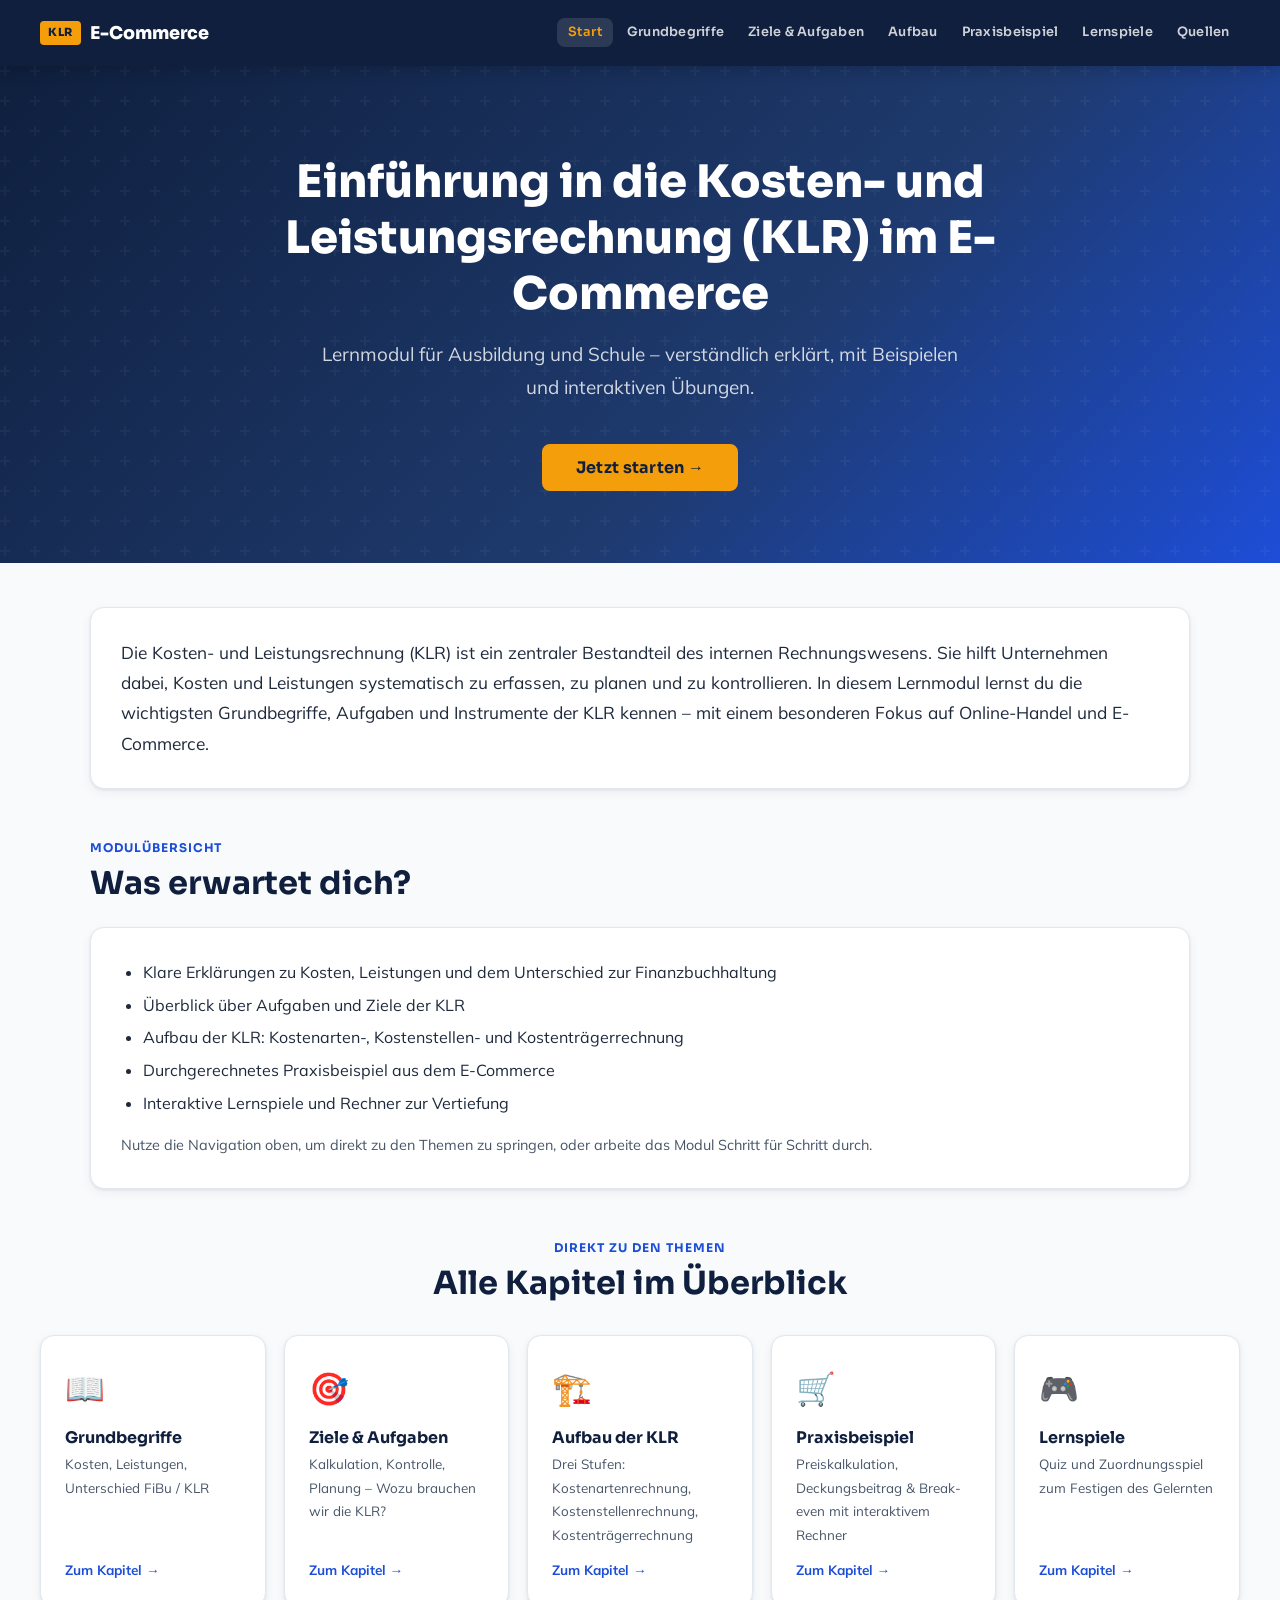
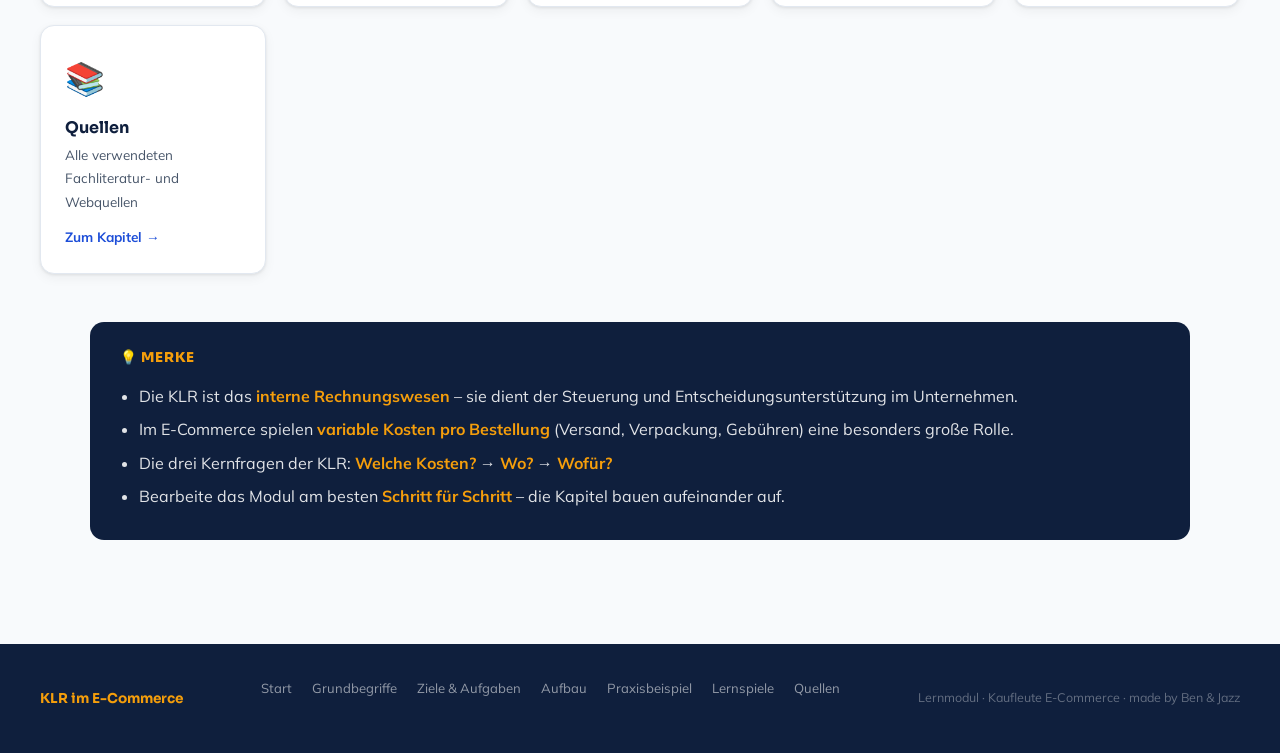
<file: index.html>
<!DOCTYPE html>
<html lang="de">
<head>
  <meta charset="UTF-8">
  <meta name="viewport" content="width=device-width, initial-scale=1.0">
  <title>KLR im E-Commerce – Lernmodul</title>
  <meta name="description" content="Einführung in die Kosten- und Leistungsrechnung (KLR) im E-Commerce – für Kaufleute E-Commerce.">
  <link rel="stylesheet" href="style.css">
</head>
<body>

<header class="site-header">
  <div class="header-inner">
    <a class="site-logo" href="index.html"><span class="logo-badge">KLR</span> E-Commerce</a>
    <button class="nav-toggle" aria-label="Navigation öffnen" aria-expanded="false"><span></span><span></span><span></span></button>
    <nav class="site-nav" aria-label="Hauptnavigation">
      <ul>
        <li><a href="index.html">Start</a></li>
        <li><a href="grundlagen.html">Grundbegriffe</a></li>
        <li><a href="ziele_aufgaben.html">Ziele &amp; Aufgaben</a></li>
        <li><a href="aufbau.html">Aufbau</a></li>
        <li><a href="praxis_beispiel.html">Praxisbeispiel</a></li>
        <li><a href="lernspiele.html">Lernspiele</a></li>
        <li><a href="quellen.html">Quellen</a></li>
      </ul>
    </nav>
  </div>
</header>

<section class="home-hero">
  <div class="container">
    <h1>Einführung in die Kosten- und Leistungsrechnung (KLR) im E-Commerce</h1>
    <p class="subtitle">Lernmodul für Ausbildung und Schule – verständlich erklärt, mit Beispielen und interaktiven Übungen.</p>
    <a class="btn btn-amber btn-lg" href="grundlagen.html">Jetzt starten →</a>
  </div>
</section>

<main>
  <div class="container">

    <section class="section" style="max-width:var(--content-w); margin-left:auto; margin-right:auto;">
      <div class="card">
        <p style="font-size:1.08rem;">
          Die Kosten- und Leistungsrechnung (KLR) ist ein zentraler Bestandteil des internen Rechnungswesens.
          Sie hilft Unternehmen dabei, Kosten und Leistungen systematisch zu erfassen, zu planen und zu kontrollieren.
          In diesem Lernmodul lernst du die wichtigsten Grundbegriffe, Aufgaben und Instrumente der KLR kennen –
          mit einem besonderen Fokus auf Online-Handel und E-Commerce.
        </p>
      </div>
    </section>

    <section class="section" style="max-width:var(--content-w); margin-left:auto; margin-right:auto;">
      <div class="section-title-wrap">
        <div class="section-label">Modulübersicht</div>
        <h2>Was erwartet dich?</h2>
      </div>
      <div class="card">
        <ul>
          <li>Klare Erklärungen zu Kosten, Leistungen und dem Unterschied zur Finanzbuchhaltung</li>
          <li>Überblick über Aufgaben und Ziele der KLR</li>
          <li>Aufbau der KLR: Kostenarten-, Kostenstellen- und Kostenträgerrechnung</li>
          <li>Durchgerechnetes Praxisbeispiel aus dem E-Commerce</li>
          <li>Interaktive Lernspiele und Rechner zur Vertiefung</li>
        </ul>
        <p style="margin-top:1rem; color:var(--text-light); font-size:.9rem;">
          Nutze die Navigation oben, um direkt zu den Themen zu springen, oder arbeite das Modul Schritt für Schritt durch.
        </p>
      </div>
    </section>

    <section class="section">
      <div class="section-title-wrap" style="text-align:center;">
        <div class="section-label">Direkt zu den Themen</div>
        <h2>Alle Kapitel im Überblick</h2>
      </div>
      <div class="nav-cards">
        <a class="nav-card" href="grundlagen.html">
          <span class="nav-card-icon">📖</span>
          <h3>Grundbegriffe</h3>
          <p>Kosten, Leistungen, Unterschied FiBu / KLR</p>
          <div class="nav-card-arrow">Zum Kapitel →</div>
        </a>
        <a class="nav-card" href="ziele_aufgaben.html">
          <span class="nav-card-icon">🎯</span>
          <h3>Ziele &amp; Aufgaben</h3>
          <p>Kalkulation, Kontrolle, Planung – Wozu brauchen wir die KLR?</p>
          <div class="nav-card-arrow">Zum Kapitel →</div>
        </a>
        <a class="nav-card" href="aufbau.html">
          <span class="nav-card-icon">🏗️</span>
          <h3>Aufbau der KLR</h3>
          <p>Drei Stufen: Kostenartenrechnung, Kostenstellenrechnung, Kostenträgerrechnung</p>
          <div class="nav-card-arrow">Zum Kapitel →</div>
        </a>
        <a class="nav-card" href="praxis_beispiel.html">
          <span class="nav-card-icon">🛒</span>
          <h3>Praxisbeispiel</h3>
          <p>Preiskalkulation, Deckungsbeitrag &amp; Break-even mit interaktivem Rechner</p>
          <div class="nav-card-arrow">Zum Kapitel →</div>
        </a>
        <a class="nav-card" href="lernspiele.html">
          <span class="nav-card-icon">🎮</span>
          <h3>Lernspiele</h3>
          <p>Quiz und Zuordnungsspiel zum Festigen des Gelernten</p>
          <div class="nav-card-arrow">Zum Kapitel →</div>
        </a>
        <a class="nav-card" href="quellen.html">
          <span class="nav-card-icon">📚</span>
          <h3>Quellen</h3>
          <p>Alle verwendeten Fachliteratur- und Webquellen</p>
          <div class="nav-card-arrow">Zum Kapitel →</div>
        </a>
      </div>
    </section>

    <div style="max-width:var(--content-w); margin:0 auto;">
      <div class="merke-box">
        <ul>
          <li>Die KLR ist das <strong>interne Rechnungswesen</strong> – sie dient der Steuerung und Entscheidungsunterstützung im Unternehmen.</li>
          <li>Im E-Commerce spielen <strong>variable Kosten pro Bestellung</strong> (Versand, Verpackung, Gebühren) eine besonders große Rolle.</li>
          <li>Die drei Kernfragen der KLR: <strong>Welche Kosten?</strong> → <strong>Wo?</strong> → <strong>Wofür?</strong></li>
          <li>Bearbeite das Modul am besten <strong>Schritt für Schritt</strong> – die Kapitel bauen aufeinander auf.</li>
        </ul>
      </div>
    </div>

  </div>
</main>

<footer class="site-footer">
  <div class="footer-inner">
    <span class="footer-brand">KLR im E-Commerce</span>
    <ul class="footer-nav">
      <li><a href="index.html">Start</a></li>
      <li><a href="grundlagen.html">Grundbegriffe</a></li>
      <li><a href="ziele_aufgaben.html">Ziele &amp; Aufgaben</a></li>
      <li><a href="aufbau.html">Aufbau</a></li>
      <li><a href="praxis_beispiel.html">Praxisbeispiel</a></li>
      <li><a href="lernspiele.html">Lernspiele</a></li>
      <li><a href="quellen.html">Quellen</a></li>
    </ul>
    <span class="footer-copy">Lernmodul · Kaufleute E-Commerce · made by Ben &amp; Jazz</span>
  </div>
</footer>

<script src="script.js"></script>
</body>
</html>
</file>
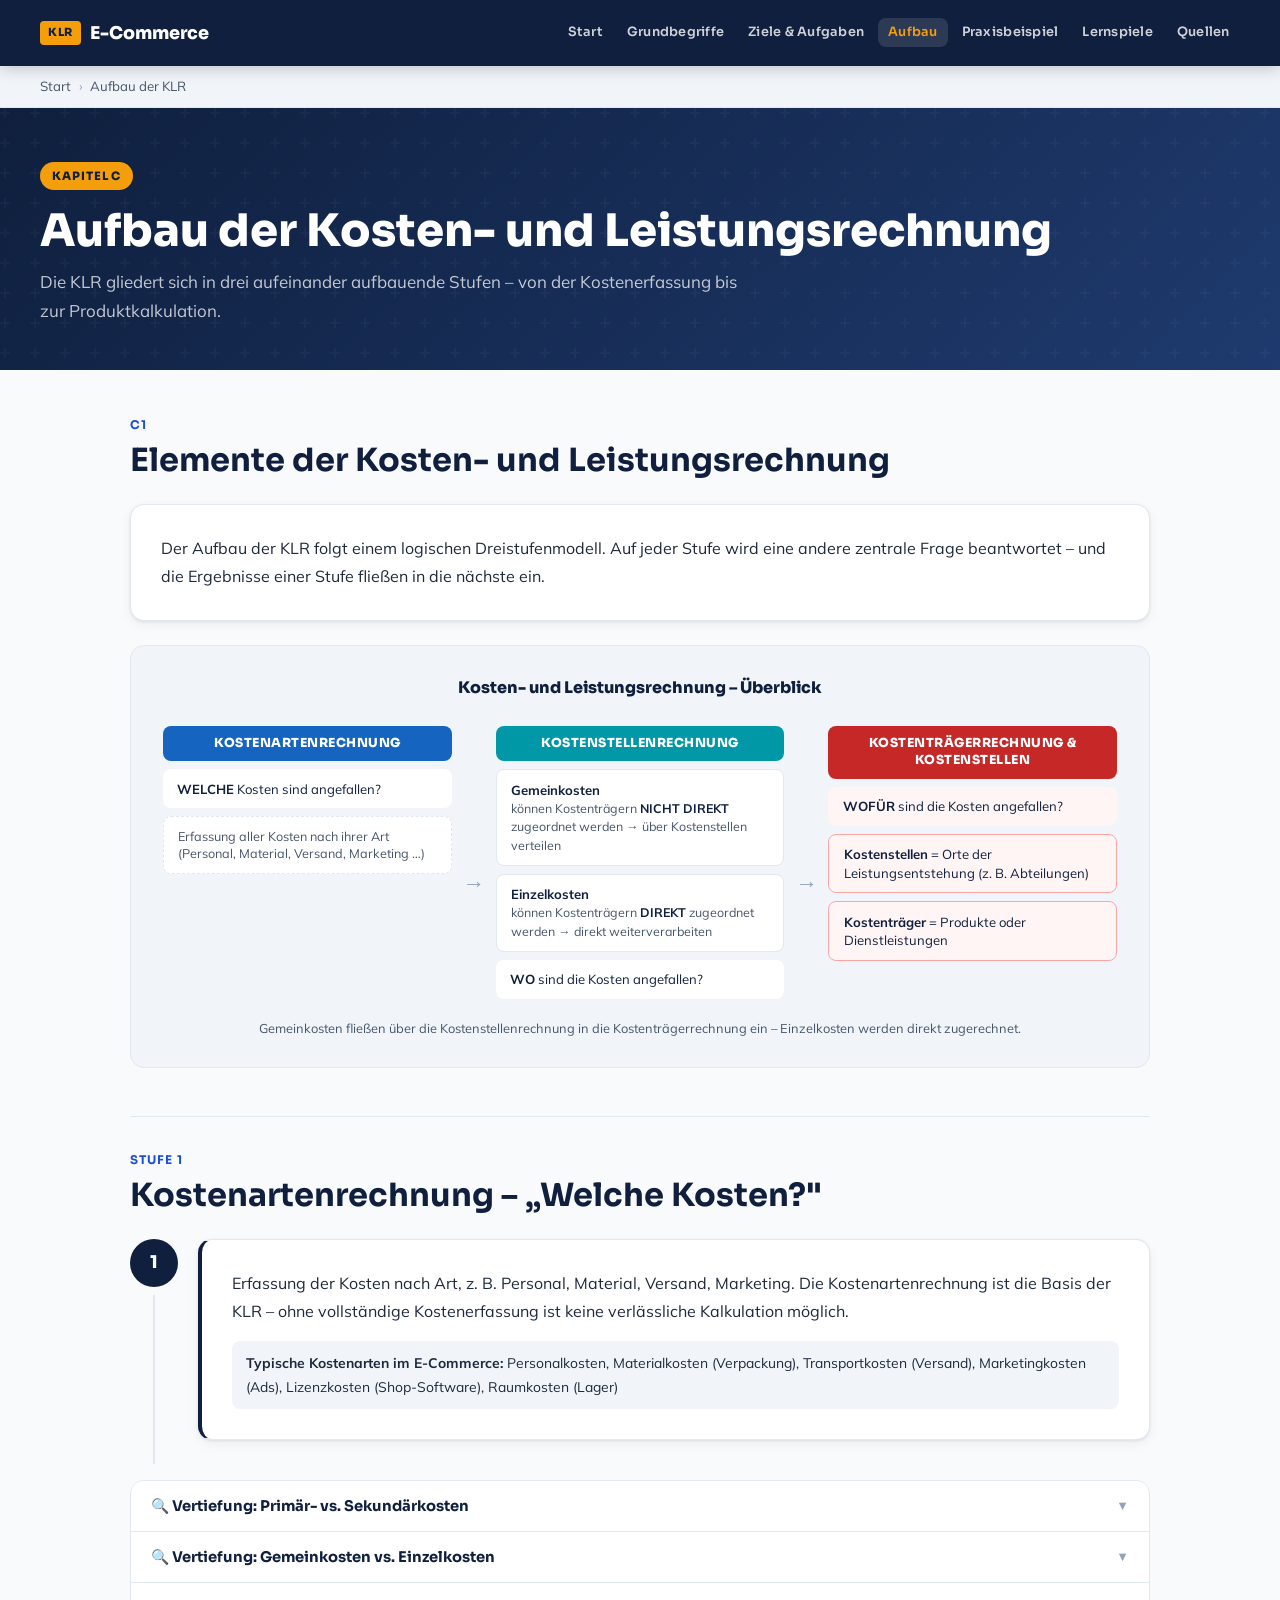
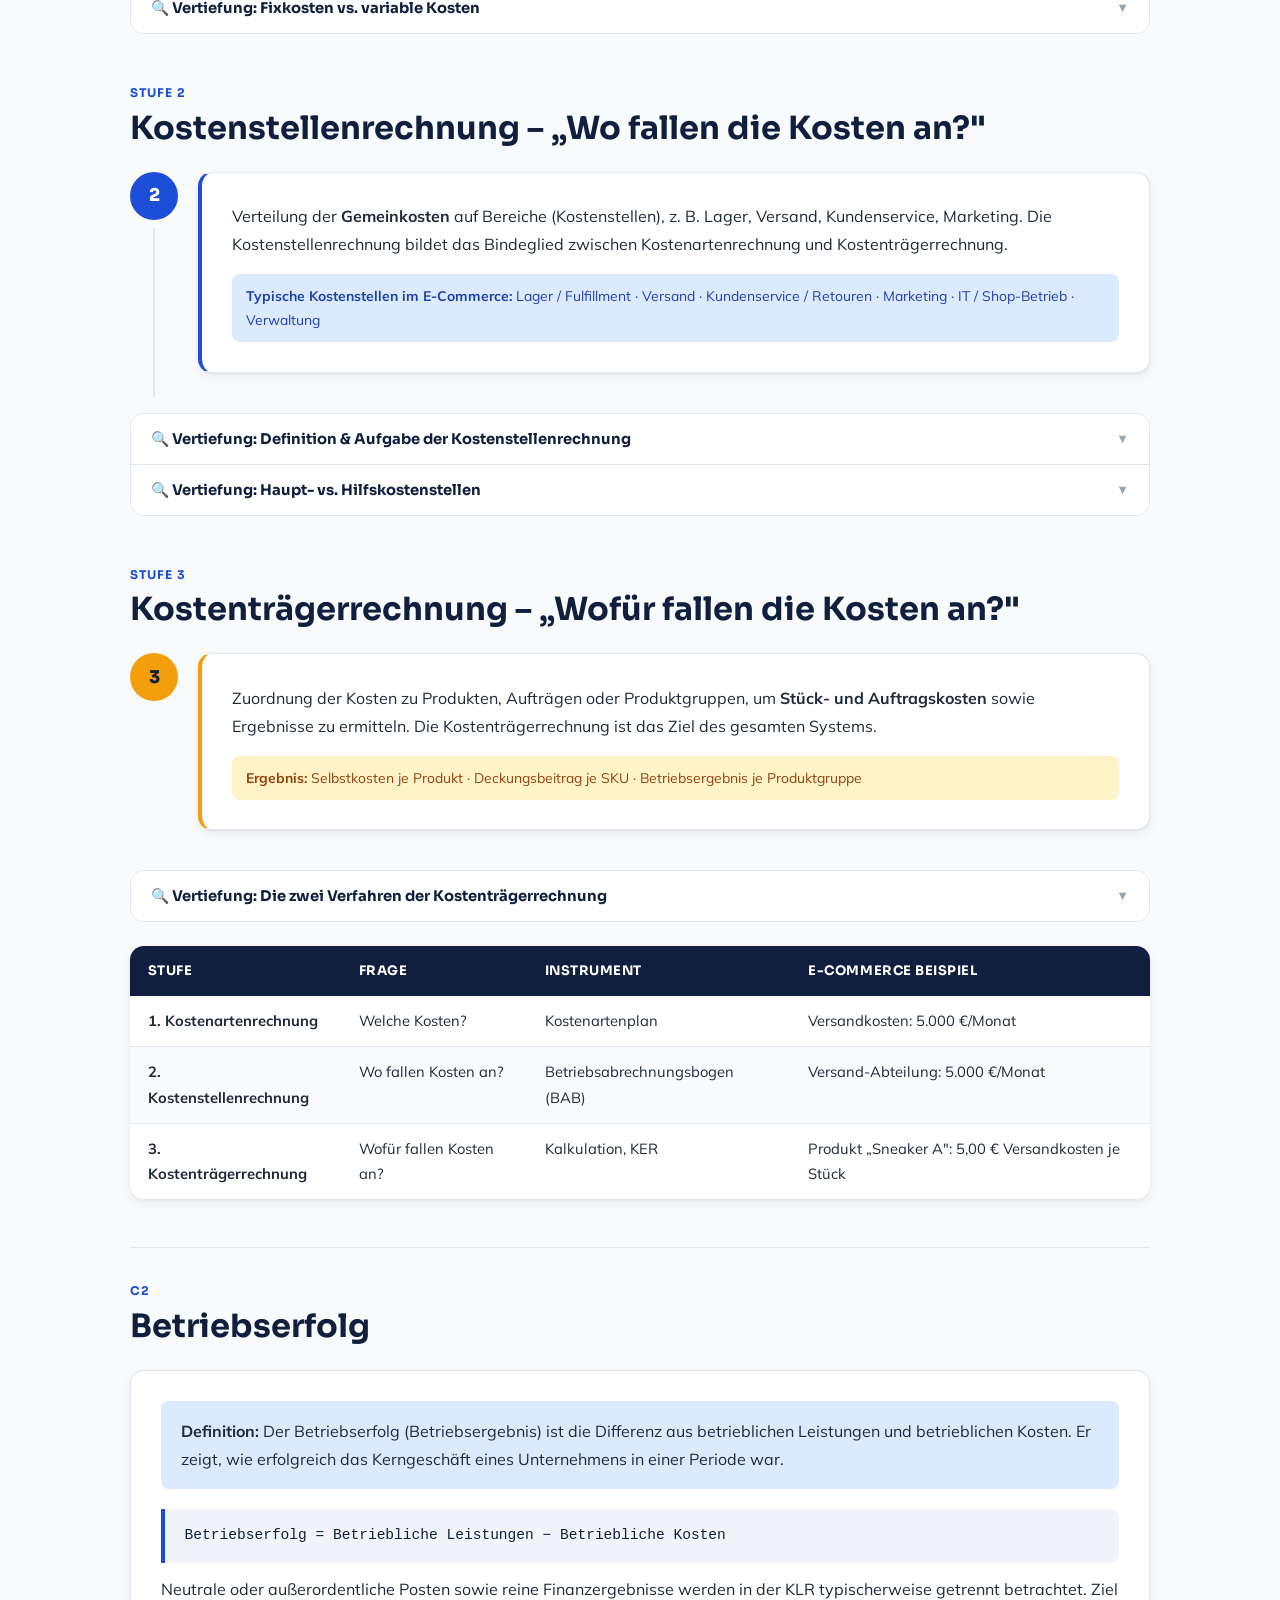
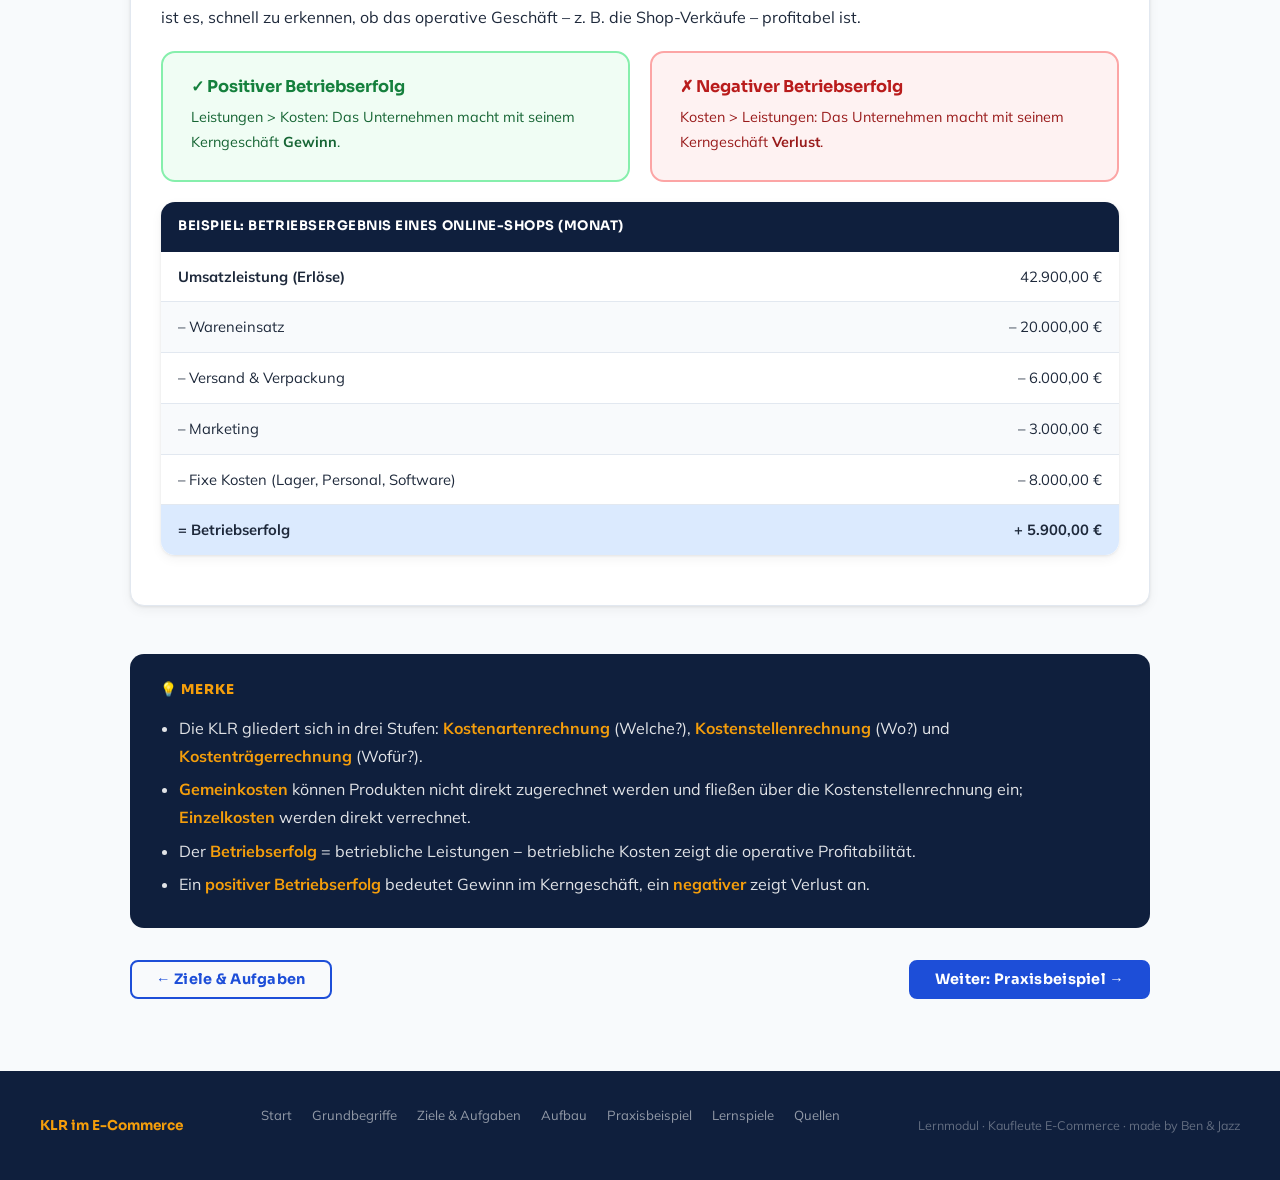
<file: aufbau.html>
<!DOCTYPE html>
<html lang="de">
<head>
  <meta charset="UTF-8">
  <meta name="viewport" content="width=device-width, initial-scale=1.0">
  <title>Aufbau der KLR – KLR im E-Commerce</title>
  <link rel="stylesheet" href="style.css">
</head>
<body>

<header class="site-header">
  <div class="header-inner">
    <a class="site-logo" href="index.html"><span class="logo-badge">KLR</span> E-Commerce</a>
    <button class="nav-toggle" aria-label="Navigation öffnen" aria-expanded="false"><span></span><span></span><span></span></button>
    <nav class="site-nav" aria-label="Hauptnavigation">
      <ul>
        <li><a href="index.html">Start</a></li>
        <li><a href="grundlagen.html">Grundbegriffe</a></li>
        <li><a href="ziele_aufgaben.html">Ziele &amp; Aufgaben</a></li>
        <li><a href="aufbau.html">Aufbau</a></li>
        <li><a href="praxis_beispiel.html">Praxisbeispiel</a></li>
        <li><a href="lernspiele.html">Lernspiele</a></li>
        <li><a href="quellen.html">Quellen</a></li>
      </ul>
    </nav>
  </div>
</header>

<div class="breadcrumb">
  <div class="container"><a href="index.html">Start</a><span class="breadcrumb-sep">›</span><span>Aufbau der KLR</span></div>
</div>

<div class="page-hero">
  <div class="container">
    <span class="hero-tag">Kapitel C</span>
    <h1>Aufbau der Kosten- und Leistungsrechnung</h1>
    <p>Die KLR gliedert sich in drei aufeinander aufbauende Stufen – von der Kostenerfassung bis zur Produktkalkulation.</p>
  </div>
</div>

<main>
  <div class="container-narrow">

    <!-- C1: Übersicht und Diagramm -->
    <section class="section" id="c1">
      <div class="section-title-wrap">
        <div class="section-label"><a href="#c1" style="color:inherit; text-decoration:none;">C1</a></div>
        <h2>Elemente der Kosten- und Leistungsrechnung</h2>
      </div>
      <div class="card">
        <p>Der Aufbau der KLR folgt einem logischen Dreistufenmodell. Auf jeder Stufe wird eine andere
        zentrale Frage beantwortet – und die Ergebnisse einer Stufe fließen in die nächste ein.</p>
      </div>

      <!-- Flussdiagramm – vollständig responsives CSS-Grid, kein Scrollen -->
      <div class="klr-diagram">
        <div class="klr-diagram-title">Kosten- und Leistungsrechnung – Überblick</div>

        <div class="klr-flow-grid">

          <!-- SPALTE 1: Kostenartenrechnung -->
          <div class="klf-col">
            <div class="klf-box klf-header">Kostenartenrechnung</div>
            <div class="klf-box klf-question">
              <strong>WELCHE</strong> Kosten sind angefallen?
            </div>
            <div class="klf-box klf-content" style="font-size:.79rem; color:var(--text-light); border-style:dashed;">
              Erfassung aller Kosten nach ihrer Art (Personal, Material, Versand, Marketing …)
            </div>
          </div>

          <!-- PFEIL 1 -->
          <div class="klf-arrow">→</div>

          <!-- SPALTE 2: Kostenstellenrechnung -->
          <div class="klf-col">
            <div class="klf-box klf-header teal">Kostenstellenrechnung</div>

            <div class="klf-box klf-content">
              <strong>Gemeinkosten</strong><br>
              <span style="font-size:.78rem; color:var(--text-light);">können Kostenträgern <strong>NICHT DIREKT</strong> zugeordnet werden → über Kostenstellen verteilen</span>
            </div>
            <div class="klf-box klf-content">
              <strong>Einzelkosten</strong><br>
              <span style="font-size:.78rem; color:var(--text-light);">können Kostenträgern <strong>DIREKT</strong> zugeordnet werden → direkt weiterverarbeiten</span>
            </div>
            <div class="klf-box klf-question">
              <strong>WO</strong> sind die Kosten angefallen?
            </div>
          </div>

          <!-- PFEIL 2 -->
          <div class="klf-arrow">→</div>

          <!-- SPALTE 3: Kostenträgerrechnung -->
          <div class="klf-col">
            <div class="klf-box klf-header red">Kostenträgerrechnung &amp; Kostenstellen</div>
            <div class="klf-box klf-question" style="background:#fff5f5; border-color:#fca5a5;">
              <strong>WOFÜR</strong> sind die Kosten angefallen?
            </div>
            <div class="klf-box klf-content highlight-red">
              <strong>Kostenstellen</strong> = Orte der Leistungsentstehung (z. B. Abteilungen)
            </div>
            <div class="klf-box klf-content highlight-red">
              <strong>Kostenträger</strong> = Produkte oder Dienstleistungen
            </div>
          </div>

        </div><!-- /klr-flow-grid -->

        <p style="font-size:.8rem; color:var(--text-light); margin-top:1.1rem; text-align:center;">
          Gemeinkosten fließen über die Kostenstellenrechnung in die Kostenträgerrechnung ein – Einzelkosten werden direkt zugerechnet.
        </p>
      </div>
    </section>

    <hr class="divider">

    <!-- STUFE 1: Kostenartenrechnung -->
    <section class="section" id="stufe1">
      <div class="section-title-wrap">
        <div class="section-label"><a href="#stufe1" style="color:inherit; text-decoration:none;">Stufe 1</a></div>
        <h2>Kostenartenrechnung – „Welche Kosten?"</h2>
      </div>

      <div style="display:flex; align-items:stretch; gap:1.25rem; margin-bottom:1rem; flex-wrap:wrap;">
        <div style="display:flex; flex-direction:column; align-items:center; flex-shrink:0;">
          <div style="width:48px; height:48px; background:var(--navy); border-radius:50%; display:flex; align-items:center; justify-content:center; color:white; font-family:var(--font-head); font-weight:800; font-size:1.1rem; flex-shrink:0;">1</div>
          <div style="width:2px; background:var(--gray-200); flex:1; margin-top:.5rem;"></div>
        </div>
        <div class="card" style="flex:1; min-width:0; border-left:4px solid var(--navy);">
          <p>Erfassung der Kosten nach Art, z. B. Personal, Material, Versand, Marketing.
          Die Kostenartenrechnung ist die Basis der KLR – ohne vollständige Kostenerfassung ist keine verlässliche Kalkulation möglich.</p>
          <div style="background:var(--gray-100); border-radius:var(--radius); padding:.6rem .9rem; font-size:.87rem;">
            <strong>Typische Kostenarten im E-Commerce:</strong>
            Personalkosten, Materialkosten (Verpackung), Transportkosten (Versand), Marketingkosten (Ads), Lizenzkosten (Shop-Software), Raumkosten (Lager)
          </div>
        </div>
      </div>

      <!-- Akkordeon: Vertiefung Stufe 1 -->
      <div class="accordion">
        <div class="accordion-item">
          <button class="accordion-trigger" aria-expanded="false">
            🔍 Vertiefung: Primär- vs. Sekundärkosten
            <span class="acc-arrow">▼</span>
          </button>
          <div class="accordion-content">
            <p>In der Kostenartenrechnung wird unterschieden, woher die Kosten stammen:</p>
            <ul>
              <li><strong>Primärkosten</strong> entstehen durch Fremdleistungen – also Produktionsfaktoren, die ein Unternehmen nicht selbst herstellt (z. B. Beschaffung von Betriebsstoffen, Einkauf von Ware).</li>
              <li><strong>Sekundärkosten</strong> entstehen durch den Verbrauch von Eigenleistungen (z. B. wenn die eigene Werkstatt andere Abteilungen beliefert).</li>
            </ul>
            <div class="info-banner" style="margin-top:.75rem;">
              <strong>Wichtig:</strong> In der Kostenartenrechnung werden nur <strong>Primärkosten</strong> erfasst!
              Sekundärkosten entstehen dagegen auf Kostenstellenebene und werden dort durch interne Leistungsverrechnung oder Umlagen verarbeitet.
            </div>
          </div>
        </div>

        <div class="accordion-item">
          <button class="accordion-trigger" aria-expanded="false">
            🔍 Vertiefung: Gemeinkosten vs. Einzelkosten
            <span class="acc-arrow">▼</span>
          </button>
          <div class="accordion-content">
            <p>Diese Unterscheidung entscheidet darüber, wie Kosten auf Produkte verteilt werden:</p>
            <ul>
              <li>
                <strong>Gemeinkosten</strong> sind Kosten, die den Kostenträgern nicht direkt zugerechnet werden können
                (z. B. Lagermiete, Verwaltungskosten). Diese werden daher in der Kostenstellenrechnung über
                <strong>Gemeinkostenzuschläge</strong> an die Kostenträger verteilt.
              </li>
              <li>
                <strong>Einzelkosten</strong> sind Kosten, die den Kostenträgern direkt zugerechnet werden können
                (z. B. Wareneinsatz für ein bestimmtes Produkt, Versandkosten für eine Bestellung).
                Diese fließen direkt in die Kostenträgerrechnung ein.
              </li>
            </ul>
            <div style="background:var(--amber-light); border-radius:var(--radius); padding:.75rem 1rem; margin-top:.75rem; font-size:.88rem;">
              <strong>E-Commerce Beispiel:</strong> Der Wareneinsatz für Produkt A (Einzelkosten) kann direkt zugerechnet werden.
              Die Lagermiete (Gemeinkosten) muss dagegen auf alle Produkte verteilt werden.
            </div>
          </div>
        </div>

        <div class="accordion-item">
          <button class="accordion-trigger" aria-expanded="false">
            🔍 Vertiefung: Fixkosten vs. variable Kosten
            <span class="acc-arrow">▼</span>
          </button>
          <div class="accordion-content">
            <ul>
              <li>
                <strong>Variable Kosten</strong> sind abhängig von der Ausbringungsmenge.
                Je höher die Ausbringungsmenge, desto mehr Produktionsfaktoren kommen zum Einsatz –
                die variablen Kosten steigen entsprechend.
                <em>(z. B. Versandkosten, Verpackungsmaterial, Wareneinsatz)</em>
              </li>
              <li>
                <strong>Fixkosten</strong> sind Kosten, die unabhängig von der Ausbringungsmenge anfallen.
                Egal wie viele Einzelstücke produziert oder verkauft werden – die Fixkosten bleiben gleich.
                <em>(z. B. Lagermiete, Grundgebühren für Software, Festgehälter)</em>
              </li>
            </ul>
            <div class="info-banner" style="margin-top:.75rem;">
              <strong>Hinweis:</strong> Die Unterscheidung fix/variabel ist besonders für die Break-even-Analyse wichtig –
              mehr dazu im Kapitel <a href="praxis_beispiel.html">Praxisbeispiel</a>.
            </div>
          </div>
        </div>
      </div>
    </section>

    <!-- STUFE 2: Kostenstellenrechnung -->
    <section class="section" id="stufe2">
      <div class="section-title-wrap">
        <div class="section-label"><a href="#stufe2" style="color:inherit; text-decoration:none;">Stufe 2</a></div>
        <h2>Kostenstellenrechnung – „Wo fallen die Kosten an?"</h2>
      </div>

      <div style="display:flex; align-items:stretch; gap:1.25rem; margin-bottom:1rem; flex-wrap:wrap;">
        <div style="display:flex; flex-direction:column; align-items:center; flex-shrink:0;">
          <div style="width:48px; height:48px; background:var(--blue); border-radius:50%; display:flex; align-items:center; justify-content:center; color:white; font-family:var(--font-head); font-weight:800; font-size:1.1rem; flex-shrink:0;">2</div>
          <div style="width:2px; background:var(--gray-200); flex:1; margin-top:.5rem;"></div>
        </div>
        <div class="card" style="flex:1; min-width:0; border-left:4px solid var(--blue);">
          <p>Verteilung der <strong>Gemeinkosten</strong> auf Bereiche (Kostenstellen), z. B. Lager, Versand, Kundenservice, Marketing.
          Die Kostenstellenrechnung bildet das Bindeglied zwischen Kostenartenrechnung und Kostenträgerrechnung.</p>
          <div style="background:var(--blue-xlight); border-radius:var(--radius); padding:.6rem .9rem; font-size:.87rem; color:#1e40af;">
            <strong>Typische Kostenstellen im E-Commerce:</strong>
            Lager / Fulfillment · Versand · Kundenservice / Retouren · Marketing · IT / Shop-Betrieb · Verwaltung
          </div>
        </div>
      </div>

      <!-- Akkordeon: Vertiefung Stufe 2 -->
      <div class="accordion">
        <div class="accordion-item">
          <button class="accordion-trigger" aria-expanded="false">
            🔍 Vertiefung: Definition &amp; Aufgabe der Kostenstellenrechnung
            <span class="acc-arrow">▼</span>
          </button>
          <div class="accordion-content">
            <p>Die Kostenstellenrechnung ist die zweite Stufe der KLR. Hier wird untersucht, <strong>wo</strong> die Kosten
            angefallen sind – also in welchen Bereichen oder Abteilungen des Unternehmens.</p>
            <p><strong>Aufgabe:</strong> Die Gemeinkosten, die den Kostenträgern nicht direkt zugerechnet werden können,
            werden auf die Kostenstellen verteilt – zur internen Leistungsverrechnung und zur Kontrolle der Wirtschaftlichkeit
            der einzelnen Abteilungen. Einzelkosten fließen dagegen ohne Umweg direkt in die Kostenträgerrechnung ein.</p>
          </div>
        </div>

        <div class="accordion-item">
          <button class="accordion-trigger" aria-expanded="false">
            🔍 Vertiefung: Haupt- vs. Hilfskostenstellen
            <span class="acc-arrow">▼</span>
          </button>
          <div class="accordion-content">
            <p>In der Kostenstellenrechnung werden Kostenstellen in zwei Typen unterschieden:</p>
            <ul>
              <li>
                <strong>Hauptkostenstellen:</strong> Hier werden die Kostenträger (Produkte) gefertigt bzw. direkt bearbeitet.
                Hauptkostenstellen sind also unmittelbar an der Leistungserstellung beteiligt.
                <em>(z. B. Fulfillment-Abteilung, die Pakete packt und versendet)</em>
              </li>
              <li>
                <strong>Hilfskostenstellen (Vorkostenstellen):</strong> Diese Kostenstellen sind nicht direkt an der
                Herstellung der Produkte beteiligt. Sie erbringen dagegen Vorleistungen für andere Kostenstellen –
                z. B. IT-Abteilung, Fuhrpark oder Verwaltung.
                <em>(z. B. IT-Abteilung, die den Shop betreibt und alle anderen Bereiche unterstützt)</em>
              </li>
            </ul>
            <div style="background:var(--blue-xlight); border-radius:var(--radius); padding:.75rem 1rem; margin-top:.75rem; font-size:.88rem; color:#1e40af;">
              <strong>Wichtig:</strong> Die Kosten der Hilfskostenstellen werden zuerst intern auf die Hauptkostenstellen
              umgelegt (interne Leistungsverrechnung), bevor sie in die Kostenträgerrechnung einfließen.
            </div>
          </div>
        </div>
      </div>
    </section>

    <!-- STUFE 3: Kostenträgerrechnung -->
    <section class="section" id="stufe3">
      <div class="section-title-wrap">
        <div class="section-label"><a href="#stufe3" style="color:inherit; text-decoration:none;">Stufe 3</a></div>
        <h2>Kostenträgerrechnung – „Wofür fallen die Kosten an?"</h2>
      </div>

      <div style="display:flex; align-items:stretch; gap:1.25rem; margin-bottom:1rem; flex-wrap:wrap;">
        <div style="display:flex; flex-direction:column; align-items:center; flex-shrink:0;">
          <div style="width:48px; height:48px; background:var(--amber); border-radius:50%; display:flex; align-items:center; justify-content:center; color:var(--navy); font-family:var(--font-head); font-weight:800; font-size:1.1rem; flex-shrink:0;">3</div>
        </div>
        <div class="card" style="flex:1; min-width:0; border-left:4px solid var(--amber);">
          <p>Zuordnung der Kosten zu Produkten, Aufträgen oder Produktgruppen, um <strong>Stück- und Auftragskosten</strong>
          sowie Ergebnisse zu ermitteln. Die Kostenträgerrechnung ist das Ziel des gesamten Systems.</p>
          <div style="background:var(--amber-light); border-radius:var(--radius); padding:.6rem .9rem; font-size:.87rem; color:#92400e;">
            <strong>Ergebnis:</strong> Selbstkosten je Produkt · Deckungsbeitrag je SKU · Betriebsergebnis je Produktgruppe
          </div>
        </div>
      </div>

      <!-- Akkordeon: Vertiefung Stufe 3 -->
      <div class="accordion">
        <div class="accordion-item">
          <button class="accordion-trigger" aria-expanded="false">
            🔍 Vertiefung: Die zwei Verfahren der Kostenträgerrechnung
            <span class="acc-arrow">▼</span>
          </button>
          <div class="accordion-content">
            <p>Man unterscheidet in der Kostenträgerrechnung zwei verschiedene Verfahren:</p>
            <h4>1. Kostenträgerstückrechnung</h4>
            <p>Diese einfachere Methode dient dazu, die <strong>Stückkosten</strong> eines Produktes (Kosten pro Mengeneinheit)
            zu berechnen. Zur Ermittlung der Selbstkosten wird ein Kalkulationsschema angewendet.
            Die Kalkulation kann zu unterschiedlichen Zeitpunkten stattfinden:</p>
            <ul>
              <li><strong>Vorkalkulation:</strong> Selbstkosten werden vor der Produktion oder Auftragsannahme ermittelt
              (Plankosten), um den Angebotspreis bestimmen zu können.</li>
              <li><strong>Nachkalkulation:</strong> Selbstkosten werden nach Fertigstellung des Auftrags berechnet
              (Ist-Kosten). Diese können mit den Plankosten verglichen werden (Soll-Ist-Vergleich).</li>
              <li><strong>Zwischenkalkulation:</strong> Sinnvoll bei längerfristigen Projekten – während des laufenden
              Produktionsprozesses werden bereits angefallene und noch zu erwartende Kosten ermittelt.</li>
            </ul>
            <h4 style="margin-top:1rem;">2. Kostenträgerzeitrechnung</h4>
            <p>Dieses Verfahren ermittelt die <strong>Gesamtkosten</strong> eines Kostenträgers innerhalb einer bestimmten Periode.
            Im zweiten Schritt werden diese Kosten den Erlösen für den entsprechenden Zeitraum gegenübergestellt,
            um den <strong>kurzfristigen Betriebserfolg</strong> zu berechnen. Man spricht deshalb auch von
            <em>„kurzfristiger Ergebnisrechnung" (KER)</em> oder Betriebsergebnisrechnung.</p>
            <p>Hierbei unterscheidet man zwei Verfahren:</p>
            <ul>
              <li>
                <strong>Gesamtkostenverfahren:</strong> Die Gesamtkosten werden nach Kostenarten gegliedert und mit dem
                Gesamtumsatz verrechnet. Wenig aussagekräftig für einzelne Produkte – sinnvoll nur für
                Ein-Produkt-Unternehmen.
              </li>
              <li>
                <strong>Umsatzkostenverfahren:</strong> Die Gesamtkosten (Selbstkosten) werden nach Kostenträgern
                gegliedert und mit dem jeweiligen Umsatz des einzelnen Kostenträgers verglichen.
                Ermöglicht eindeutige Rückschlüsse auf die Wirtschaftlichkeit je Produkt oder Dienstleistung.
              </li>
            </ul>
          </div>
        </div>
      </div>

      <!-- Zusammenfassende Tabelle -->
      <div class="table-wrap" style="margin-top:1.5rem;">
        <table>
          <thead>
            <tr><th>Stufe</th><th>Frage</th><th>Instrument</th><th>E-Commerce Beispiel</th></tr>
          </thead>
          <tbody>
            <tr><td><strong>1. Kostenartenrechnung</strong></td><td>Welche Kosten?</td><td>Kostenartenplan</td><td>Versandkosten: 5.000 €/Monat</td></tr>
            <tr><td><strong>2. Kostenstellenrechnung</strong></td><td>Wo fallen Kosten an?</td><td>Betriebsabrechnungsbogen (BAB)</td><td>Versand-Abteilung: 5.000 €/Monat</td></tr>
            <tr><td><strong>3. Kostenträgerrechnung</strong></td><td>Wofür fallen Kosten an?</td><td>Kalkulation, KER</td><td>Produkt „Sneaker A": 5,00 € Versandkosten je Stück</td></tr>
          </tbody>
        </table>
      </div>
    </section>

    <hr class="divider">

    <!-- C2: Betriebserfolg -->
    <section class="section" id="c2">
      <div class="section-title-wrap">
        <div class="section-label"><a href="#c2" style="color:inherit; text-decoration:none;">C2</a></div>
        <h2>Betriebserfolg</h2>
      </div>

      <div class="card">
        <div style="background:var(--blue-xlight); border-radius:var(--radius); padding:1rem 1.25rem; margin-bottom:1.25rem;">
          <strong>Definition:</strong> Der Betriebserfolg (Betriebsergebnis) ist die Differenz aus betrieblichen Leistungen
          und betrieblichen Kosten. Er zeigt, wie erfolgreich das Kerngeschäft eines Unternehmens in einer Periode war.
        </div>

        <div class="formula-box">Betriebserfolg = Betriebliche Leistungen − Betriebliche Kosten</div>

        <p>Neutrale oder außerordentliche Posten sowie reine Finanzergebnisse werden in der KLR typischerweise getrennt betrachtet.
        Ziel ist es, schnell zu erkennen, ob das operative Geschäft – z. B. die Shop-Verkäufe – profitabel ist.</p>

        <!-- Positiver / Negativer Betriebserfolg – wie in Bild 1 -->
        <div class="be-grid">
          <div class="be-card pos">
            <h4>✓ Positiver Betriebserfolg</h4>
            <p>Leistungen &gt; Kosten: Das Unternehmen macht mit seinem Kerngeschäft <strong>Gewinn</strong>.</p>
          </div>
          <div class="be-card neg">
            <h4>✗ Negativer Betriebserfolg</h4>
            <p>Kosten &gt; Leistungen: Das Unternehmen macht mit seinem Kerngeschäft <strong>Verlust</strong>.</p>
          </div>
        </div>

        <div class="table-wrap" style="margin-top:1.25rem;">
          <table>
            <thead><tr><th colspan="2">Beispiel: Betriebsergebnis eines Online-Shops (Monat)</th></tr></thead>
            <tbody>
              <tr><td><strong>Umsatzleistung (Erlöse)</strong></td><td style="text-align:right;">42.900,00 €</td></tr>
              <tr><td>– Wareneinsatz</td><td style="text-align:right;">– 20.000,00 €</td></tr>
              <tr><td>– Versand &amp; Verpackung</td><td style="text-align:right;">– 6.000,00 €</td></tr>
              <tr><td>– Marketing</td><td style="text-align:right;">– 3.000,00 €</td></tr>
              <tr><td>– Fixe Kosten (Lager, Personal, Software)</td><td style="text-align:right;">– 8.000,00 €</td></tr>
              <tr style="background:var(--blue-xlight);">
                <td><strong>= Betriebserfolg</strong></td>
                <td style="text-align:right;"><strong>+ 5.900,00 €</strong></td>
              </tr>
            </tbody>
          </table>
        </div>
      </div>
    </section>

    <!-- Merke-Box -->
    <div class="merke-box">
      <ul>
        <li>Die KLR gliedert sich in drei Stufen: <strong>Kostenartenrechnung</strong> (Welche?), <strong>Kostenstellenrechnung</strong> (Wo?) und <strong>Kostenträgerrechnung</strong> (Wofür?).</li>
        <li><strong>Gemeinkosten</strong> können Produkten nicht direkt zugerechnet werden und fließen über die Kostenstellenrechnung ein; <strong>Einzelkosten</strong> werden direkt verrechnet.</li>
        <li>Der <strong>Betriebserfolg</strong> = betriebliche Leistungen − betriebliche Kosten zeigt die operative Profitabilität.</li>
        <li>Ein <strong>positiver Betriebserfolg</strong> bedeutet Gewinn im Kerngeschäft, ein <strong>negativer</strong> zeigt Verlust an.</li>
      </ul>
    </div>

    <div style="display:flex; justify-content:space-between; flex-wrap:wrap; gap:1rem; margin-top:2rem;">
      <a class="btn btn-outline" href="ziele_aufgaben.html">← Ziele &amp; Aufgaben</a>
      <a class="btn btn-primary" href="praxis_beispiel.html">Weiter: Praxisbeispiel →</a>
    </div>

  </div>
</main>

<footer class="site-footer">
  <div class="footer-inner">
    <span class="footer-brand">KLR im E-Commerce</span>
    <ul class="footer-nav">
      <li><a href="index.html">Start</a></li>
      <li><a href="grundlagen.html">Grundbegriffe</a></li>
      <li><a href="ziele_aufgaben.html">Ziele &amp; Aufgaben</a></li>
      <li><a href="aufbau.html">Aufbau</a></li>
      <li><a href="praxis_beispiel.html">Praxisbeispiel</a></li>
      <li><a href="lernspiele.html">Lernspiele</a></li>
      <li><a href="quellen.html">Quellen</a></li>
    </ul>
    <span class="footer-copy">Lernmodul · Kaufleute E-Commerce · made by Ben &amp; Jazz</span>
  </div>
</footer>
<script src="script.js"></script>
</body>
</html>
</file>
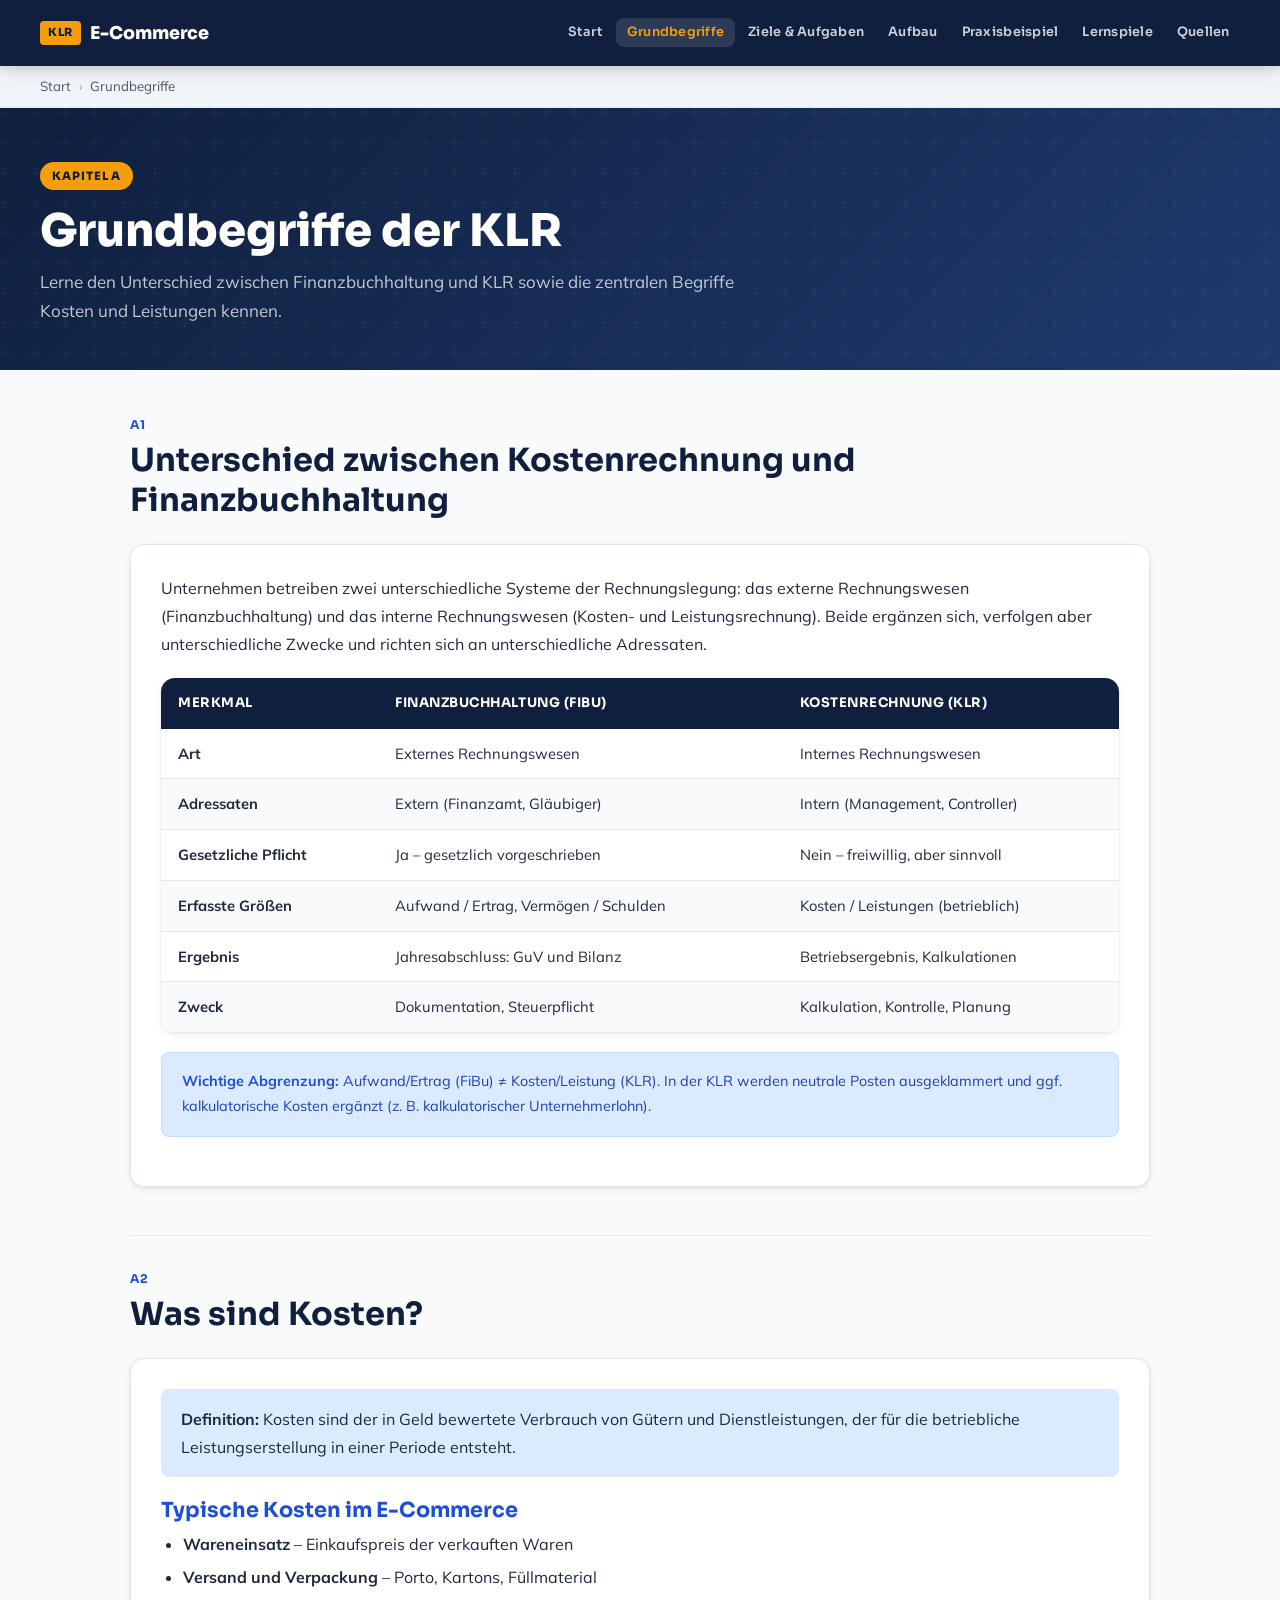
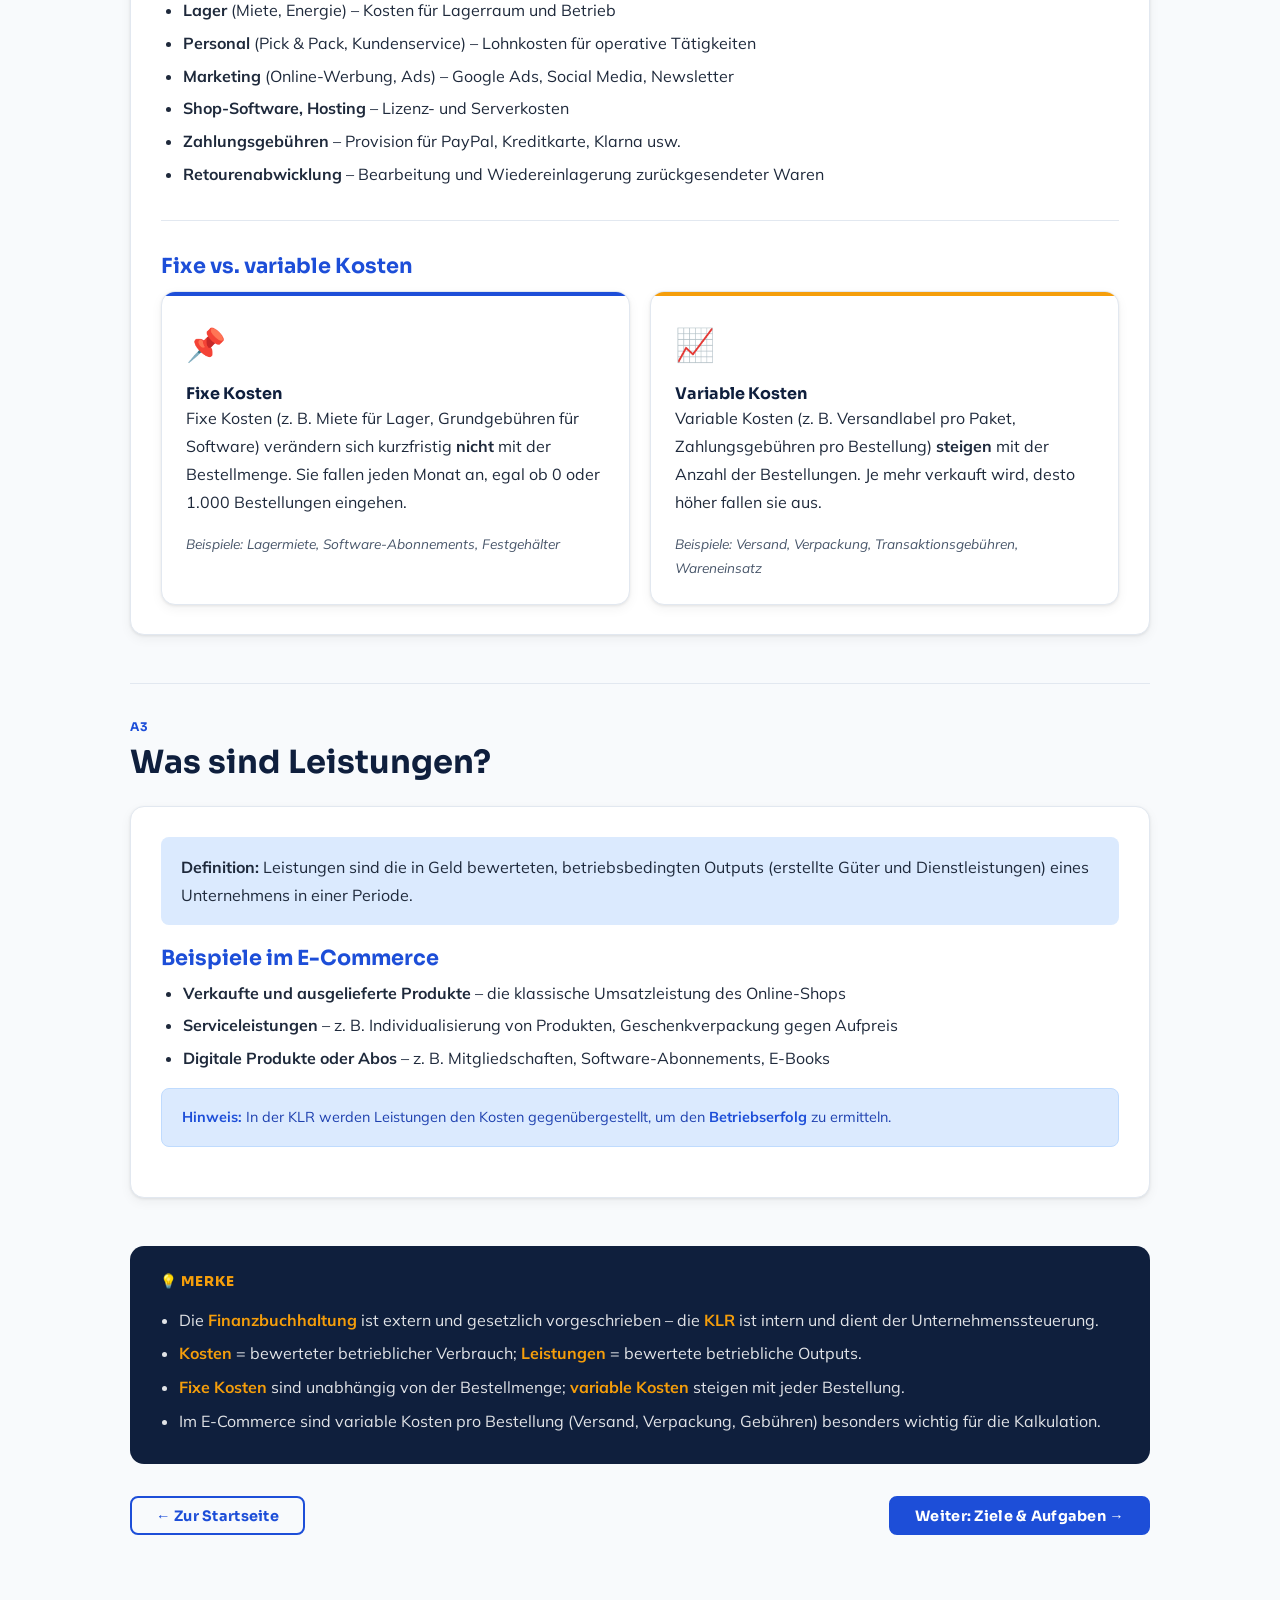
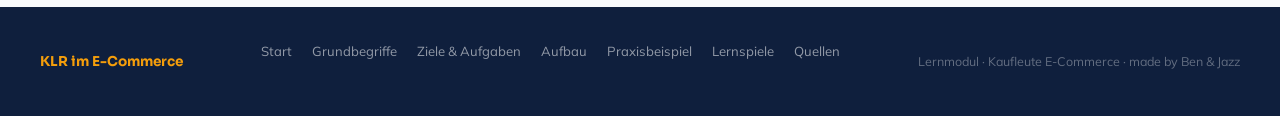
<file: grundlagen.html>
<!DOCTYPE html>
<html lang="de">
<head>
  <meta charset="UTF-8">
  <meta name="viewport" content="width=device-width, initial-scale=1.0">
  <title>Grundbegriffe – KLR im E-Commerce</title>
  <link rel="stylesheet" href="style.css">
</head>
<body>

<header class="site-header">
  <div class="header-inner">
    <a class="site-logo" href="index.html"><span class="logo-badge">KLR</span> E-Commerce</a>
    <button class="nav-toggle" aria-label="Navigation öffnen" aria-expanded="false"><span></span><span></span><span></span></button>
    <nav class="site-nav" aria-label="Hauptnavigation">
      <ul>
        <li><a href="index.html">Start</a></li>
        <li><a href="grundlagen.html">Grundbegriffe</a></li>
        <li><a href="ziele_aufgaben.html">Ziele &amp; Aufgaben</a></li>
        <li><a href="aufbau.html">Aufbau</a></li>
        <li><a href="praxis_beispiel.html">Praxisbeispiel</a></li>
        <li><a href="lernspiele.html">Lernspiele</a></li>
        <li><a href="quellen.html">Quellen</a></li>
      </ul>
    </nav>
  </div>
</header>

<div class="breadcrumb">
  <div class="container">
    <a href="index.html">Start</a><span class="breadcrumb-sep">›</span><span>Grundbegriffe</span>
  </div>
</div>

<div class="page-hero">
  <div class="container">
    <span class="hero-tag">Kapitel A</span>
    <h1>Grundbegriffe der KLR</h1>
    <p>Lerne den Unterschied zwischen Finanzbuchhaltung und KLR sowie die zentralen Begriffe Kosten und Leistungen kennen.</p>
  </div>
</div>

<main>
  <div class="container-narrow">

    <!-- A1: FiBu vs. KLR -->
    <section class="section" id="a1">
      <div class="section-title-wrap">
        <div class="section-label"><a href="#a1" style="color:inherit; text-decoration:none;">A1</a></div>
        <h2>Unterschied zwischen Kostenrechnung und Finanzbuchhaltung</h2>
      </div>
      <div class="card">
        <p>Unternehmen betreiben zwei unterschiedliche Systeme der Rechnungslegung: das externe Rechnungswesen
        (Finanzbuchhaltung) und das interne Rechnungswesen (Kosten- und Leistungsrechnung). Beide ergänzen sich,
        verfolgen aber unterschiedliche Zwecke und richten sich an unterschiedliche Adressaten.</p>
        <div class="table-wrap">
          <table>
            <thead>
              <tr><th>Merkmal</th><th>Finanzbuchhaltung (FiBu)</th><th>Kostenrechnung (KLR)</th></tr>
            </thead>
            <tbody>
              <tr><td><strong>Art</strong></td><td>Externes Rechnungswesen</td><td>Internes Rechnungswesen</td></tr>
              <tr><td><strong>Adressaten</strong></td><td>Extern (Finanzamt, Gläubiger)</td><td>Intern (Management, Controller)</td></tr>
              <tr><td><strong>Gesetzliche Pflicht</strong></td><td>Ja – gesetzlich vorgeschrieben</td><td>Nein – freiwillig, aber sinnvoll</td></tr>
              <tr><td><strong>Erfasste Größen</strong></td><td>Aufwand / Ertrag, Vermögen / Schulden</td><td>Kosten / Leistungen (betrieblich)</td></tr>
              <tr><td><strong>Ergebnis</strong></td><td>Jahresabschluss: GuV und Bilanz</td><td>Betriebsergebnis, Kalkulationen</td></tr>
              <tr><td><strong>Zweck</strong></td><td>Dokumentation, Steuerpflicht</td><td>Kalkulation, Kontrolle, Planung</td></tr>
            </tbody>
          </table>
        </div>
        <div class="info-banner">
          <strong>Wichtige Abgrenzung:</strong>
          Aufwand/Ertrag (FiBu) ≠ Kosten/Leistung (KLR). In der KLR werden neutrale Posten ausgeklammert und
          ggf. kalkulatorische Kosten ergänzt (z. B. kalkulatorischer Unternehmerlohn).
        </div>
      </div>
    </section>

    <hr class="divider">

    <!-- A2: Kosten -->
    <section class="section" id="a2">
      <div class="section-title-wrap">
        <div class="section-label"><a href="#a2" style="color:inherit; text-decoration:none;">A2</a></div>
        <h2>Was sind Kosten?</h2>
      </div>
      <div class="card">
        <div style="background:var(--blue-xlight); border-radius:var(--radius); padding:1rem 1.25rem; margin-bottom:1.25rem;">
          <strong>Definition:</strong> Kosten sind der in Geld bewertete Verbrauch von Gütern und Dienstleistungen,
          der für die betriebliche Leistungserstellung in einer Periode entsteht.
        </div>

        <h3>Typische Kosten im E-Commerce</h3>
        <ul>
          <li><strong>Wareneinsatz</strong> – Einkaufspreis der verkauften Waren</li>
          <li><strong>Versand und Verpackung</strong> – Porto, Kartons, Füllmaterial</li>
          <li><strong>Lager</strong> (Miete, Energie) – Kosten für Lagerraum und Betrieb</li>
          <li><strong>Personal</strong> (Pick &amp; Pack, Kundenservice) – Lohnkosten für operative Tätigkeiten</li>
          <li><strong>Marketing</strong> (Online-Werbung, Ads) – Google Ads, Social Media, Newsletter</li>
          <li><strong>Shop-Software, Hosting</strong> – Lizenz- und Serverkosten</li>
          <li><strong>Zahlungsgebühren</strong> – Provision für PayPal, Kreditkarte, Klarna usw.</li>
          <li><strong>Retourenabwicklung</strong> – Bearbeitung und Wiedereinlagerung zurückgesendeter Waren</li>
        </ul>

        <hr class="divider">

        <h3>Fixe vs. variable Kosten</h3>
        <div class="grid-2" style="margin-top:.75rem;">
          <div class="step-card">
            <span class="step-icon">📌</span>
            <h4>Fixe Kosten</h4>
            <p>Fixe Kosten (z. B. Miete für Lager, Grundgebühren für Software) verändern sich kurzfristig <strong>nicht</strong> mit der Bestellmenge.
            Sie fallen jeden Monat an, egal ob 0 oder 1.000 Bestellungen eingehen.</p>
            <p style="font-size:.85rem; color:var(--text-light); margin-top:.5rem;"><em>Beispiele: Lagermiete, Software-Abonnements, Festgehälter</em></p>
          </div>
          <div class="step-card amber">
            <span class="step-icon">📈</span>
            <h4>Variable Kosten</h4>
            <p>Variable Kosten (z. B. Versandlabel pro Paket, Zahlungsgebühren pro Bestellung) <strong>steigen</strong> mit der Anzahl der Bestellungen.
            Je mehr verkauft wird, desto höher fallen sie aus.</p>
            <p style="font-size:.85rem; color:var(--text-light); margin-top:.5rem;"><em>Beispiele: Versand, Verpackung, Transaktionsgebühren, Wareneinsatz</em></p>
          </div>
        </div>
      </div>
    </section>

    <hr class="divider">

    <!-- A3: Leistungen -->
    <section class="section" id="a3">
      <div class="section-title-wrap">
        <div class="section-label"><a href="#a3" style="color:inherit; text-decoration:none;">A3</a></div>
        <h2>Was sind Leistungen?</h2>
      </div>
      <div class="card">
        <div style="background:var(--blue-xlight); border-radius:var(--radius); padding:1rem 1.25rem; margin-bottom:1.25rem;">
          <strong>Definition:</strong> Leistungen sind die in Geld bewerteten, betriebsbedingten Outputs
          (erstellte Güter und Dienstleistungen) eines Unternehmens in einer Periode.
        </div>
        <h3>Beispiele im E-Commerce</h3>
        <ul>
          <li><strong>Verkaufte und ausgelieferte Produkte</strong> – die klassische Umsatzleistung des Online-Shops</li>
          <li><strong>Serviceleistungen</strong> – z. B. Individualisierung von Produkten, Geschenkverpackung gegen Aufpreis</li>
          <li><strong>Digitale Produkte oder Abos</strong> – z. B. Mitgliedschaften, Software-Abonnements, E-Books</li>
        </ul>
        <div class="info-banner" style="margin-top:1rem;">
          <strong>Hinweis:</strong> In der KLR werden Leistungen den Kosten gegenübergestellt, um den <strong>Betriebserfolg</strong> zu ermitteln.
        </div>
      </div>
    </section>

    <div class="merke-box">
      <ul>
        <li>Die <strong>Finanzbuchhaltung</strong> ist extern und gesetzlich vorgeschrieben – die <strong>KLR</strong> ist intern und dient der Unternehmenssteuerung.</li>
        <li><strong>Kosten</strong> = bewerteter betrieblicher Verbrauch; <strong>Leistungen</strong> = bewertete betriebliche Outputs.</li>
        <li><strong>Fixe Kosten</strong> sind unabhängig von der Bestellmenge; <strong>variable Kosten</strong> steigen mit jeder Bestellung.</li>
        <li>Im E-Commerce sind variable Kosten pro Bestellung (Versand, Verpackung, Gebühren) besonders wichtig für die Kalkulation.</li>
      </ul>
    </div>

    <div style="display:flex; justify-content:space-between; flex-wrap:wrap; gap:1rem; margin-top:2rem;">
      <a class="btn btn-outline" href="index.html">← Zur Startseite</a>
      <a class="btn btn-primary" href="ziele_aufgaben.html">Weiter: Ziele &amp; Aufgaben →</a>
    </div>

  </div>
</main>

<footer class="site-footer">
  <div class="footer-inner">
    <span class="footer-brand">KLR im E-Commerce</span>
    <ul class="footer-nav">
      <li><a href="index.html">Start</a></li>
      <li><a href="grundlagen.html">Grundbegriffe</a></li>
      <li><a href="ziele_aufgaben.html">Ziele &amp; Aufgaben</a></li>
      <li><a href="aufbau.html">Aufbau</a></li>
      <li><a href="praxis_beispiel.html">Praxisbeispiel</a></li>
      <li><a href="lernspiele.html">Lernspiele</a></li>
      <li><a href="quellen.html">Quellen</a></li>
    </ul>
    <span class="footer-copy">Lernmodul · Kaufleute E-Commerce · made by Ben &amp; Jazz</span>
  </div>
</footer>
<script src="script.js"></script>
</body>
</html>
</file>
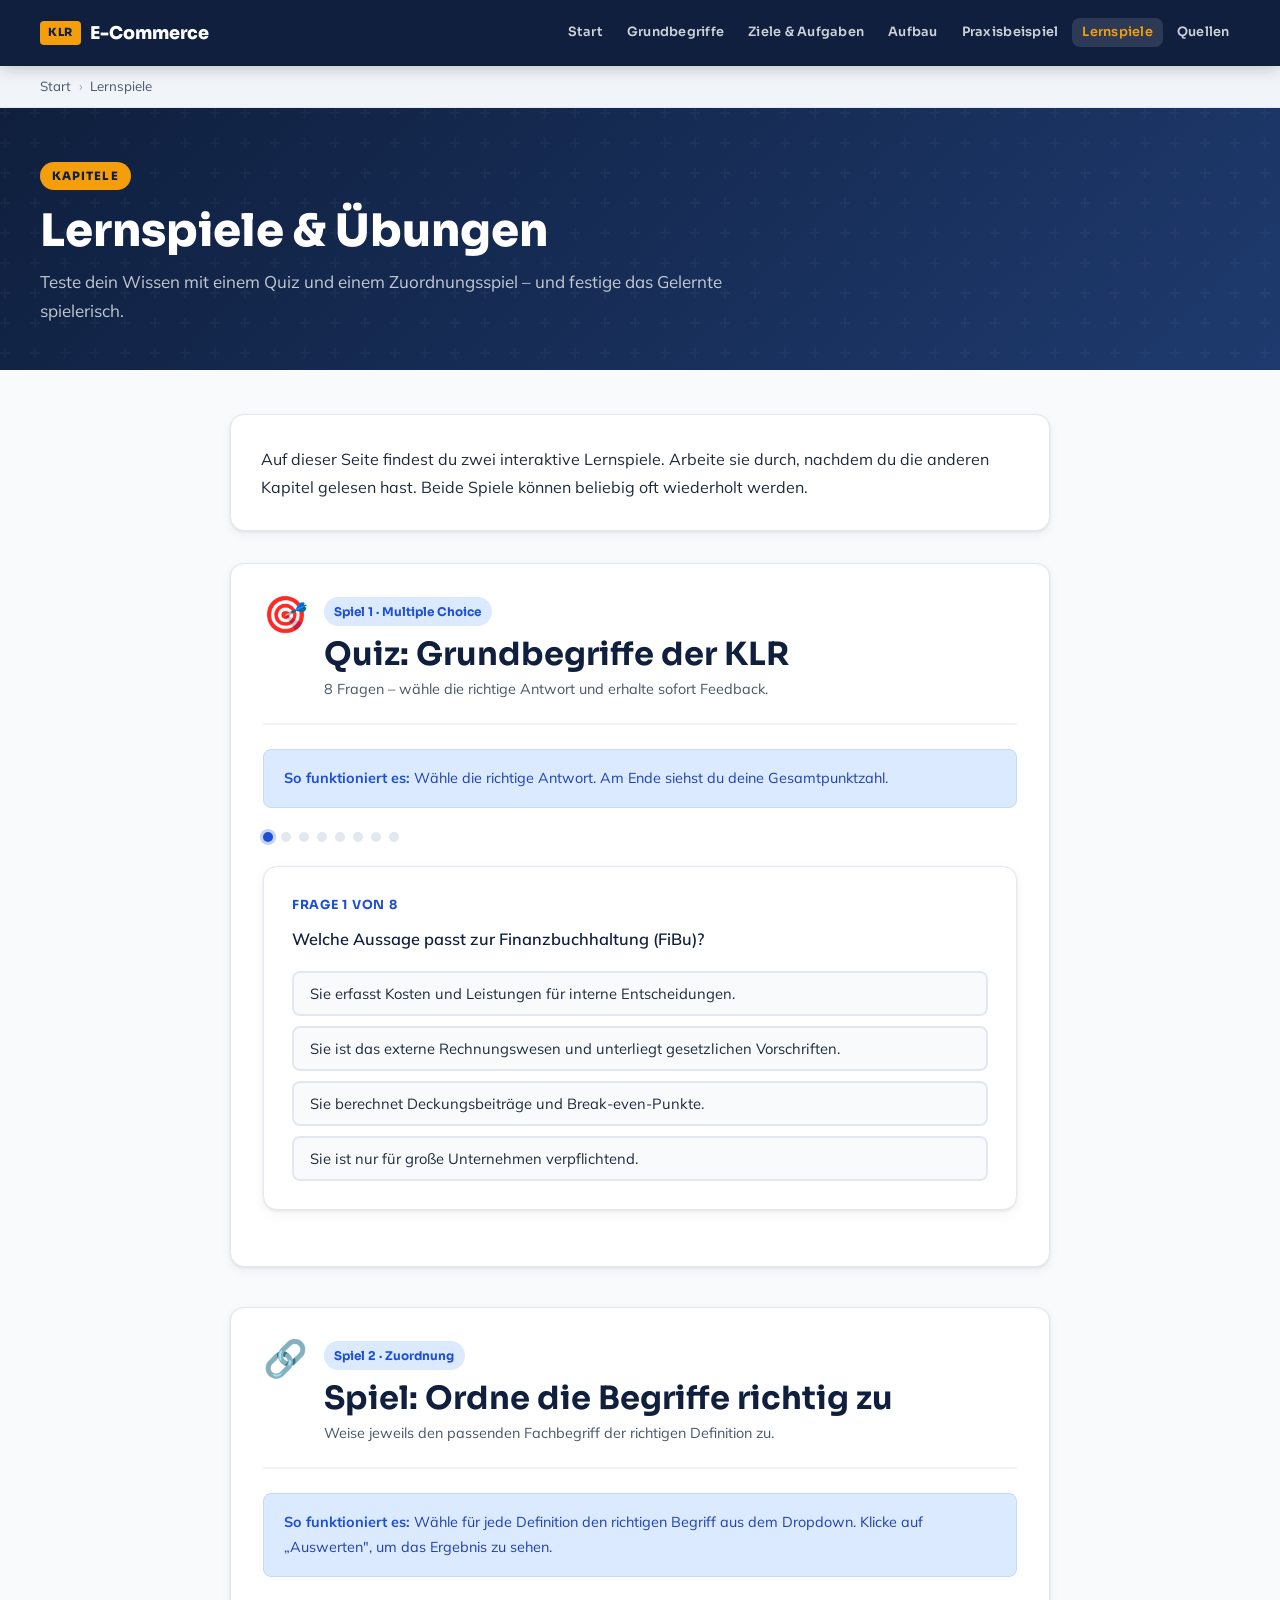
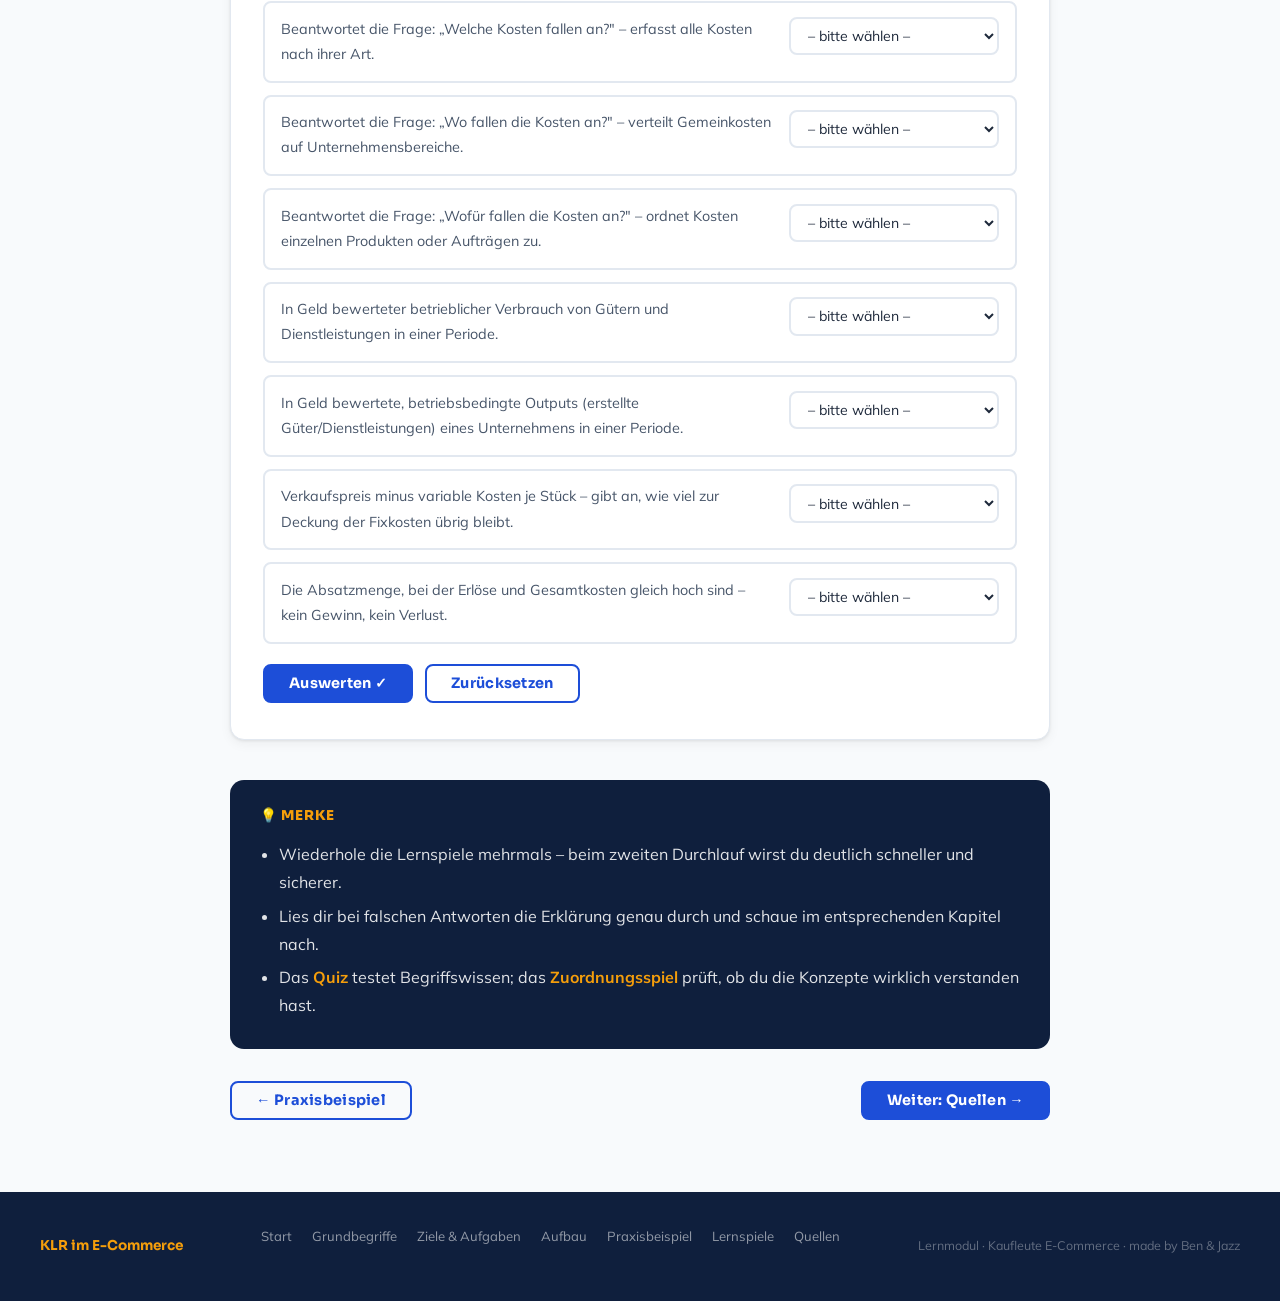
<file: lernspiele.html>
<!DOCTYPE html>
<html lang="de">
<head>
  <meta charset="UTF-8">
  <meta name="viewport" content="width=device-width, initial-scale=1.0">
  <title>Lernspiele – KLR im E-Commerce</title>
  <link rel="stylesheet" href="style.css">
  <style>
    .game-section { background:var(--white); border:1px solid var(--gray-200); border-radius:var(--radius-lg); padding:2rem 2rem 2.25rem; margin-bottom:2rem; box-shadow:var(--shadow); }
    .game-header { display:flex; align-items:flex-start; gap:1rem; margin-bottom:1.5rem; padding-bottom:1.25rem; border-bottom:2px solid var(--gray-100); }
    .game-icon { font-size:2.25rem; flex-shrink:0; line-height:1; }
    .game-header h2 { margin:0; }
    .game-header p  { margin:.2rem 0 0; color:var(--text-light); font-size:.9rem; }
    .game-badge { display:inline-flex; align-items:center; background:var(--blue-xlight); color:var(--blue); font-family:var(--font-head); font-size:.75rem; font-weight:700; padding:.25rem .65rem; border-radius:20px; margin-bottom:.5rem; }
  </style>
</head>
<body>

<header class="site-header">
  <div class="header-inner">
    <a class="site-logo" href="index.html"><span class="logo-badge">KLR</span> E-Commerce</a>
    <button class="nav-toggle" aria-label="Navigation öffnen" aria-expanded="false"><span></span><span></span><span></span></button>
    <nav class="site-nav" aria-label="Hauptnavigation">
      <ul>
        <li><a href="index.html">Start</a></li>
        <li><a href="grundlagen.html">Grundbegriffe</a></li>
        <li><a href="ziele_aufgaben.html">Ziele &amp; Aufgaben</a></li>
        <li><a href="aufbau.html">Aufbau</a></li>
        <li><a href="praxis_beispiel.html">Praxisbeispiel</a></li>
        <li><a href="lernspiele.html">Lernspiele</a></li>
        <li><a href="quellen.html">Quellen</a></li>
      </ul>
    </nav>
  </div>
</header>

<div class="breadcrumb">
  <div class="container"><a href="index.html">Start</a><span class="breadcrumb-sep">›</span><span>Lernspiele</span></div>
</div>

<div class="page-hero">
  <div class="container">
    <span class="hero-tag">Kapitel E</span>
    <h1>Lernspiele &amp; Übungen</h1>
    <p>Teste dein Wissen mit einem Quiz und einem Zuordnungsspiel – und festige das Gelernte spielerisch.</p>
  </div>
</div>

<main>
  <div class="container">

    <div style="max-width:820px; margin:0 auto 2rem;">
      <div class="card">
        <p>Auf dieser Seite findest du zwei interaktive Lernspiele. Arbeite sie durch, nachdem du die anderen
        Kapitel gelesen hast. Beide Spiele können beliebig oft wiederholt werden.</p>
      </div>
    </div>

    <!-- QUIZ -->
    <section class="game-section" style="max-width:820px; margin:0 auto 2.5rem;">
      <div class="game-header">
        <span class="game-icon">🎯</span>
        <div>
          <div class="game-badge">Spiel 1 · Multiple Choice</div>
          <h2>Quiz: Grundbegriffe der KLR</h2>
          <p>8 Fragen – wähle die richtige Antwort und erhalte sofort Feedback.</p>
        </div>
      </div>
      <div class="info-banner" style="margin-bottom:1.5rem;">
        <strong>So funktioniert es:</strong> Wähle die richtige Antwort. Am Ende siehst du deine Gesamtpunktzahl.
      </div>
      <div id="quiz-container"><p style="color:var(--text-light);">Das Quiz wird geladen …</p></div>
    </section>

    <!-- ZUORDNUNG -->
    <section class="game-section" style="max-width:820px; margin:0 auto 2.5rem;">
      <div class="game-header">
        <span class="game-icon">🔗</span>
        <div>
          <div class="game-badge">Spiel 2 · Zuordnung</div>
          <h2>Spiel: Ordne die Begriffe richtig zu</h2>
          <p>Weise jeweils den passenden Fachbegriff der richtigen Definition zu.</p>
        </div>
      </div>
      <div class="info-banner" style="margin-bottom:1.5rem;">
        <strong>So funktioniert es:</strong> Wähle für jede Definition den richtigen Begriff aus dem Dropdown.
        Klicke auf „Auswerten", um das Ergebnis zu sehen.
      </div>
      <div id="matching-container"><p style="color:var(--text-light);">Das Spiel wird geladen …</p></div>
    </section>

    <div style="max-width:820px; margin:0 auto;">
      <div class="merke-box">
        <ul>
          <li>Wiederhole die Lernspiele mehrmals – beim zweiten Durchlauf wirst du deutlich schneller und sicherer.</li>
          <li>Lies dir bei falschen Antworten die Erklärung genau durch und schaue im entsprechenden Kapitel nach.</li>
          <li>Das <strong>Quiz</strong> testet Begriffswissen; das <strong>Zuordnungsspiel</strong> prüft, ob du die Konzepte wirklich verstanden hast.</li>
        </ul>
      </div>
      <div style="display:flex; justify-content:space-between; flex-wrap:wrap; gap:1rem; margin-top:2rem;">
        <a class="btn btn-outline" href="praxis_beispiel.html">← Praxisbeispiel</a>
        <a class="btn btn-primary" href="quellen.html">Weiter: Quellen →</a>
      </div>
    </div>

  </div>
</main>

<footer class="site-footer">
  <div class="footer-inner">
    <span class="footer-brand">KLR im E-Commerce</span>
    <ul class="footer-nav">
      <li><a href="index.html">Start</a></li>
      <li><a href="grundlagen.html">Grundbegriffe</a></li>
      <li><a href="ziele_aufgaben.html">Ziele &amp; Aufgaben</a></li>
      <li><a href="aufbau.html">Aufbau</a></li>
      <li><a href="praxis_beispiel.html">Praxisbeispiel</a></li>
      <li><a href="lernspiele.html">Lernspiele</a></li>
      <li><a href="quellen.html">Quellen</a></li>
    </ul>
    <span class="footer-copy">Lernmodul · Kaufleute E-Commerce · made by Ben &amp; Jazz</span>
  </div>
</footer>
<script src="script.js"></script>
</body>
</html>
</file>
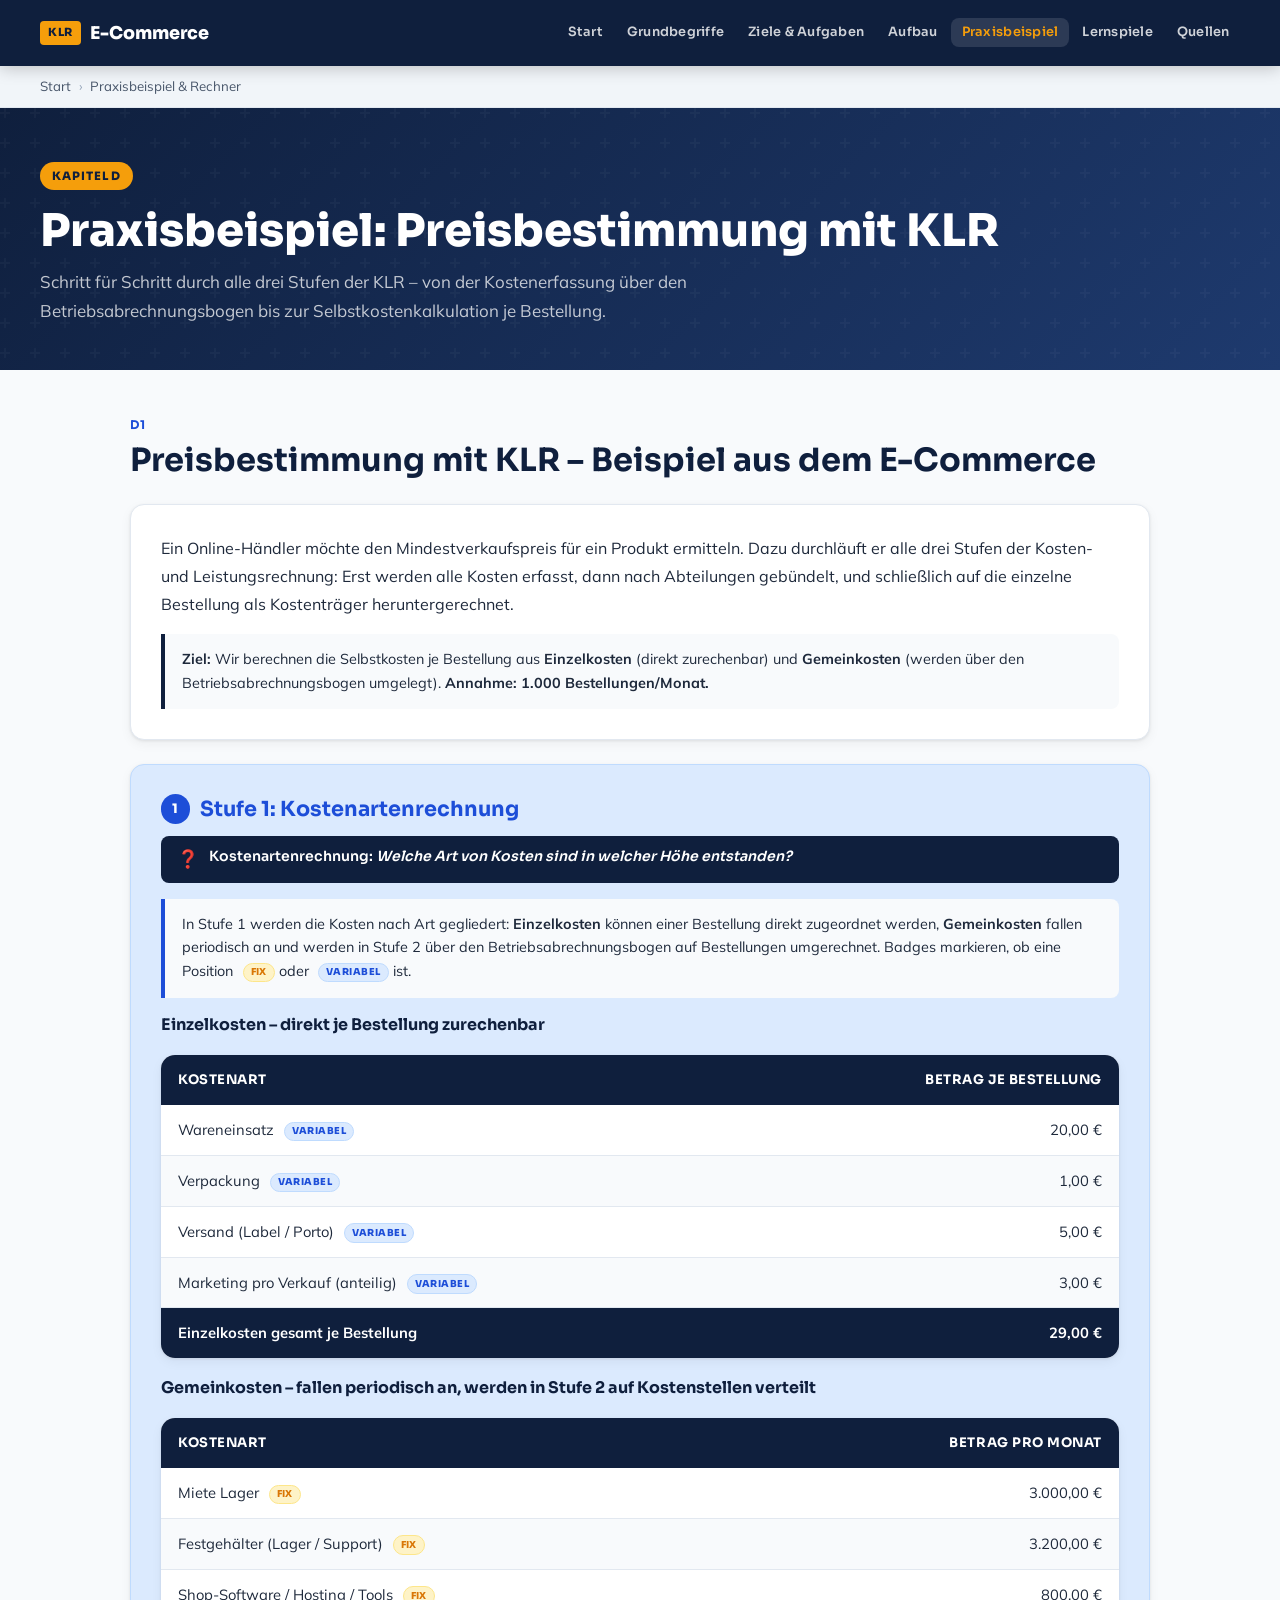
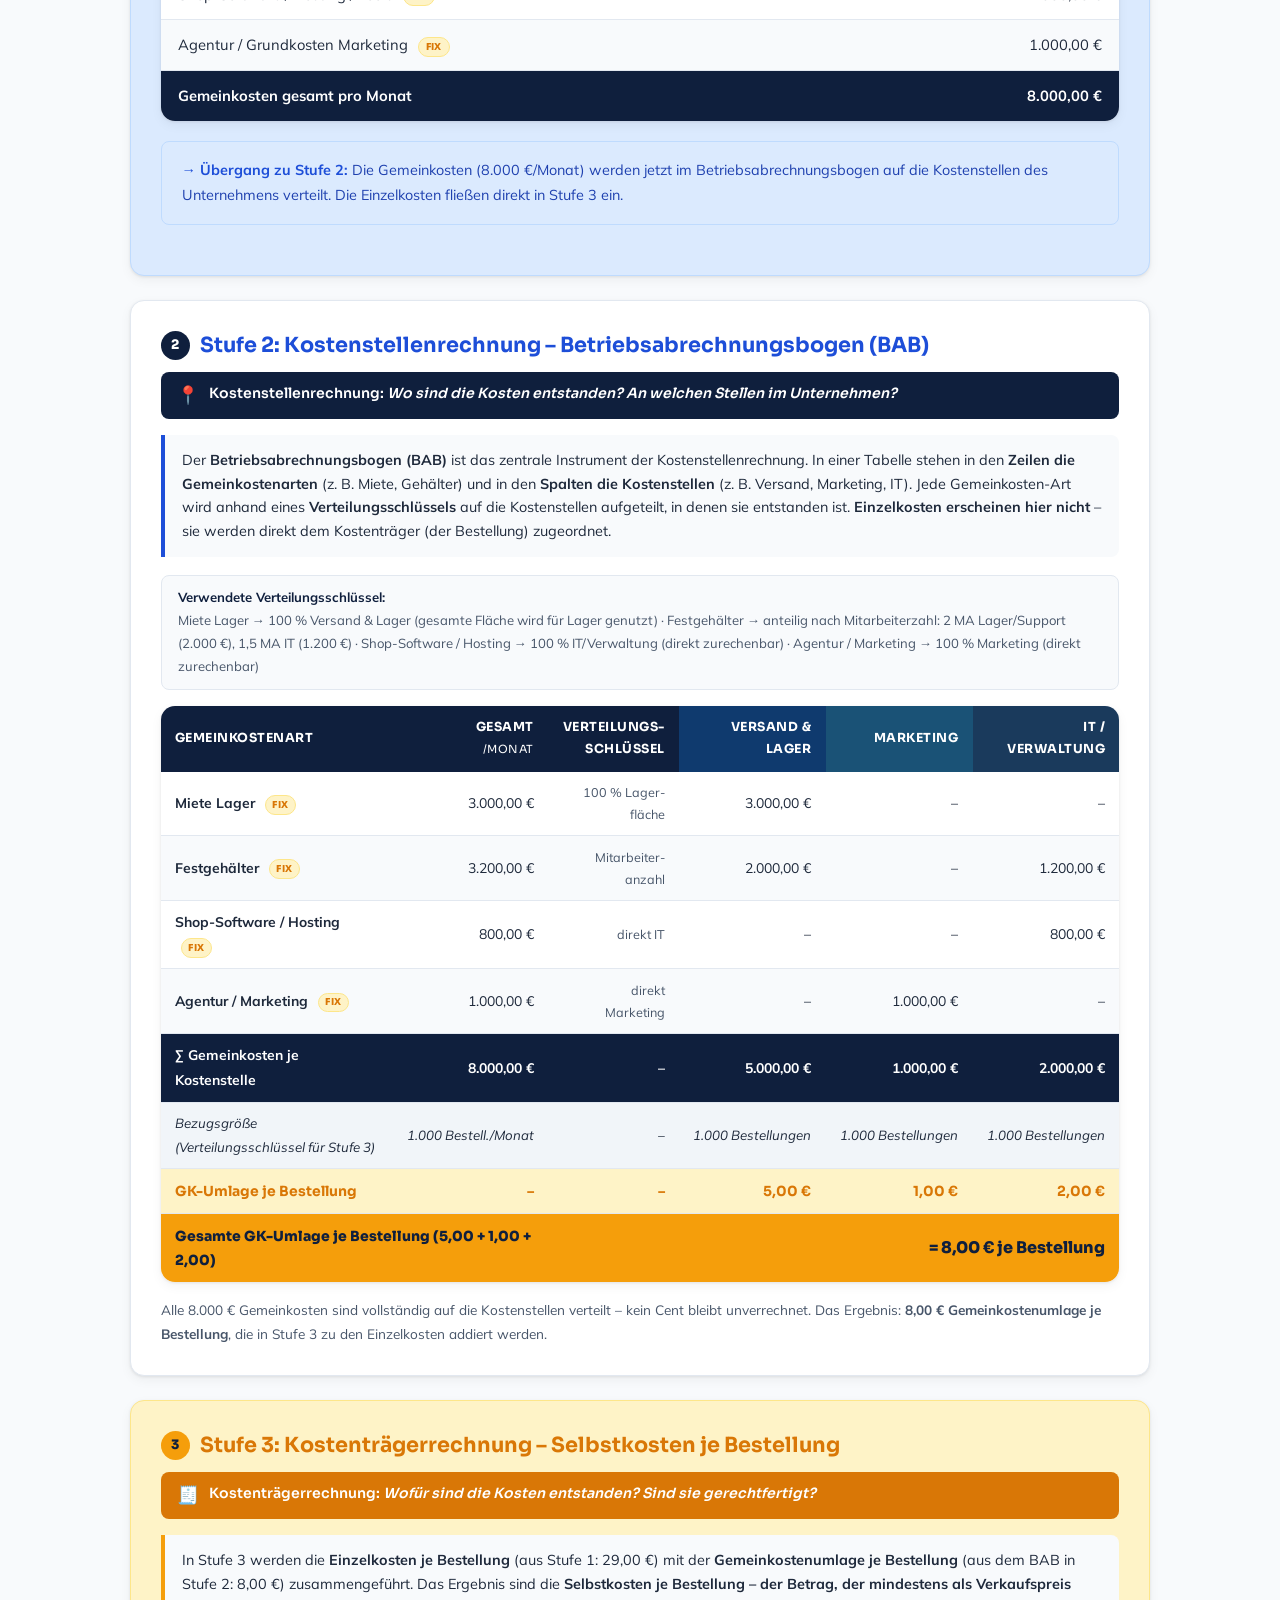
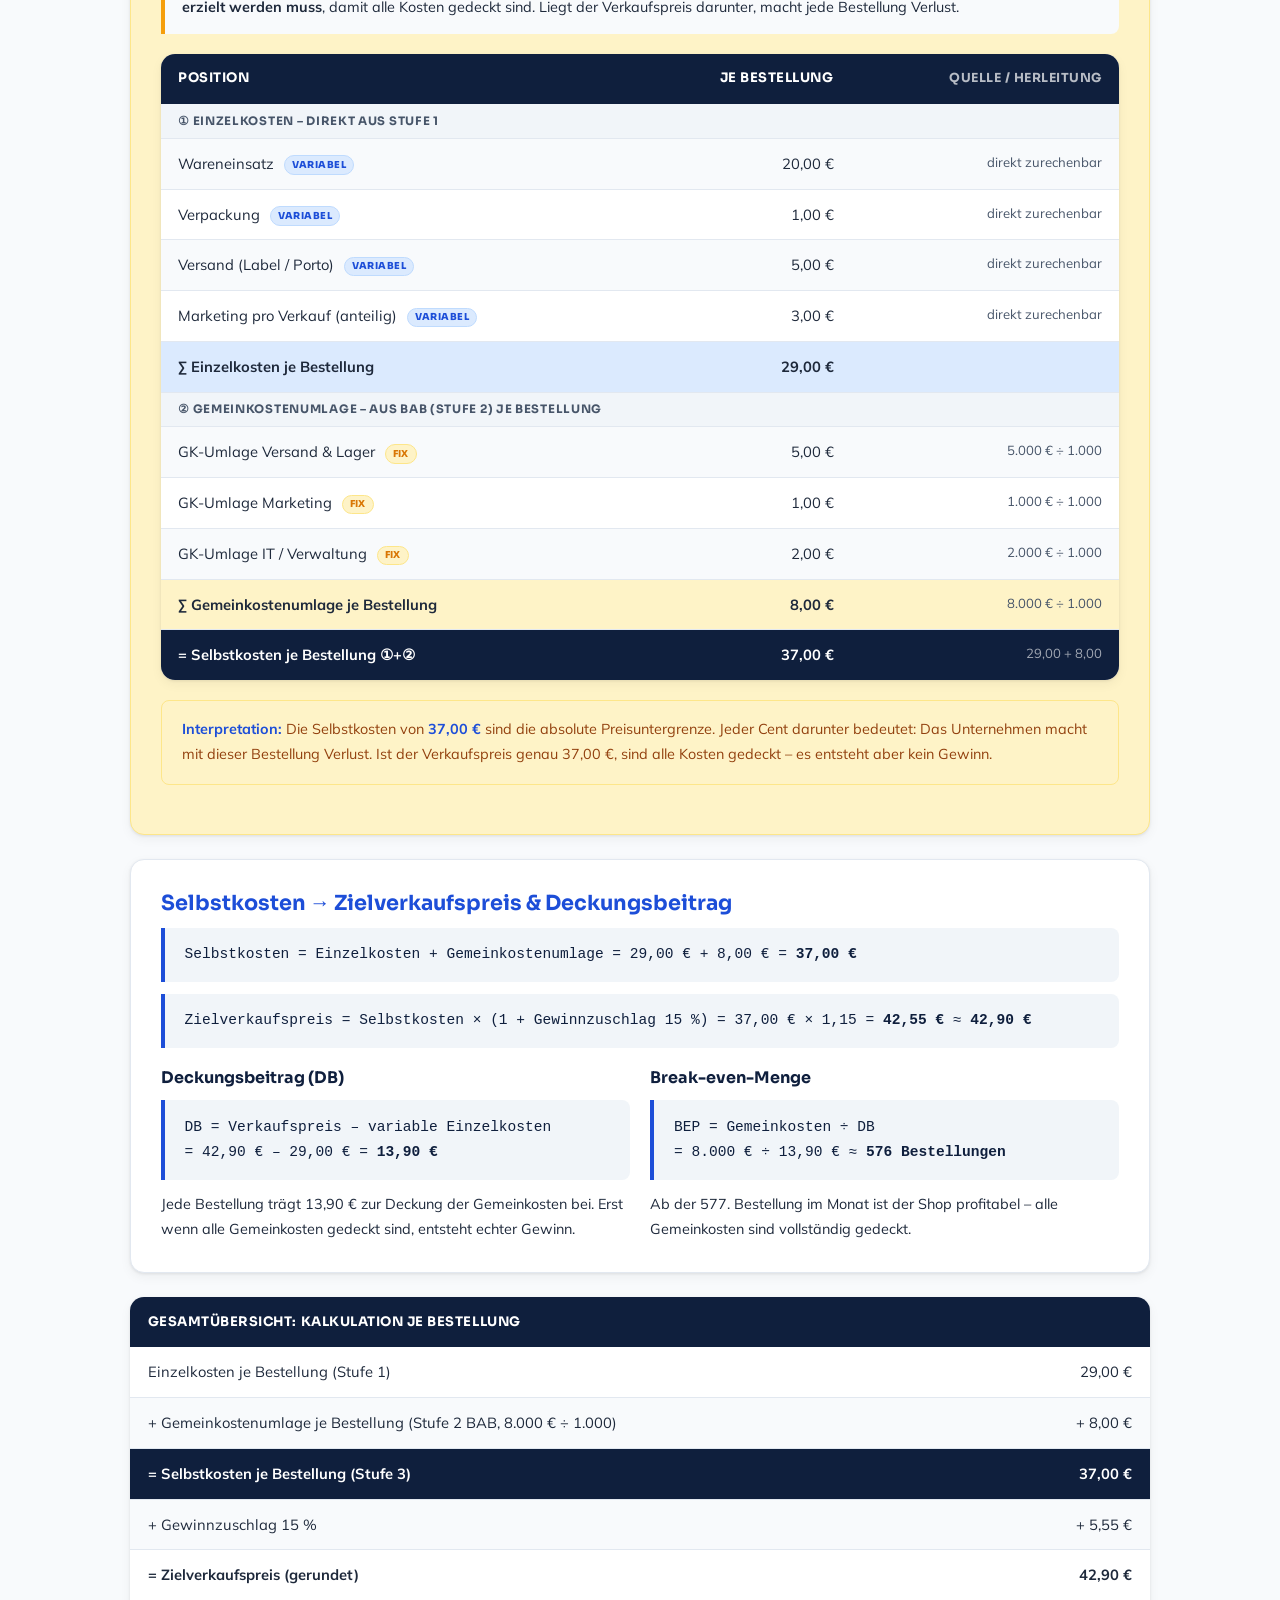
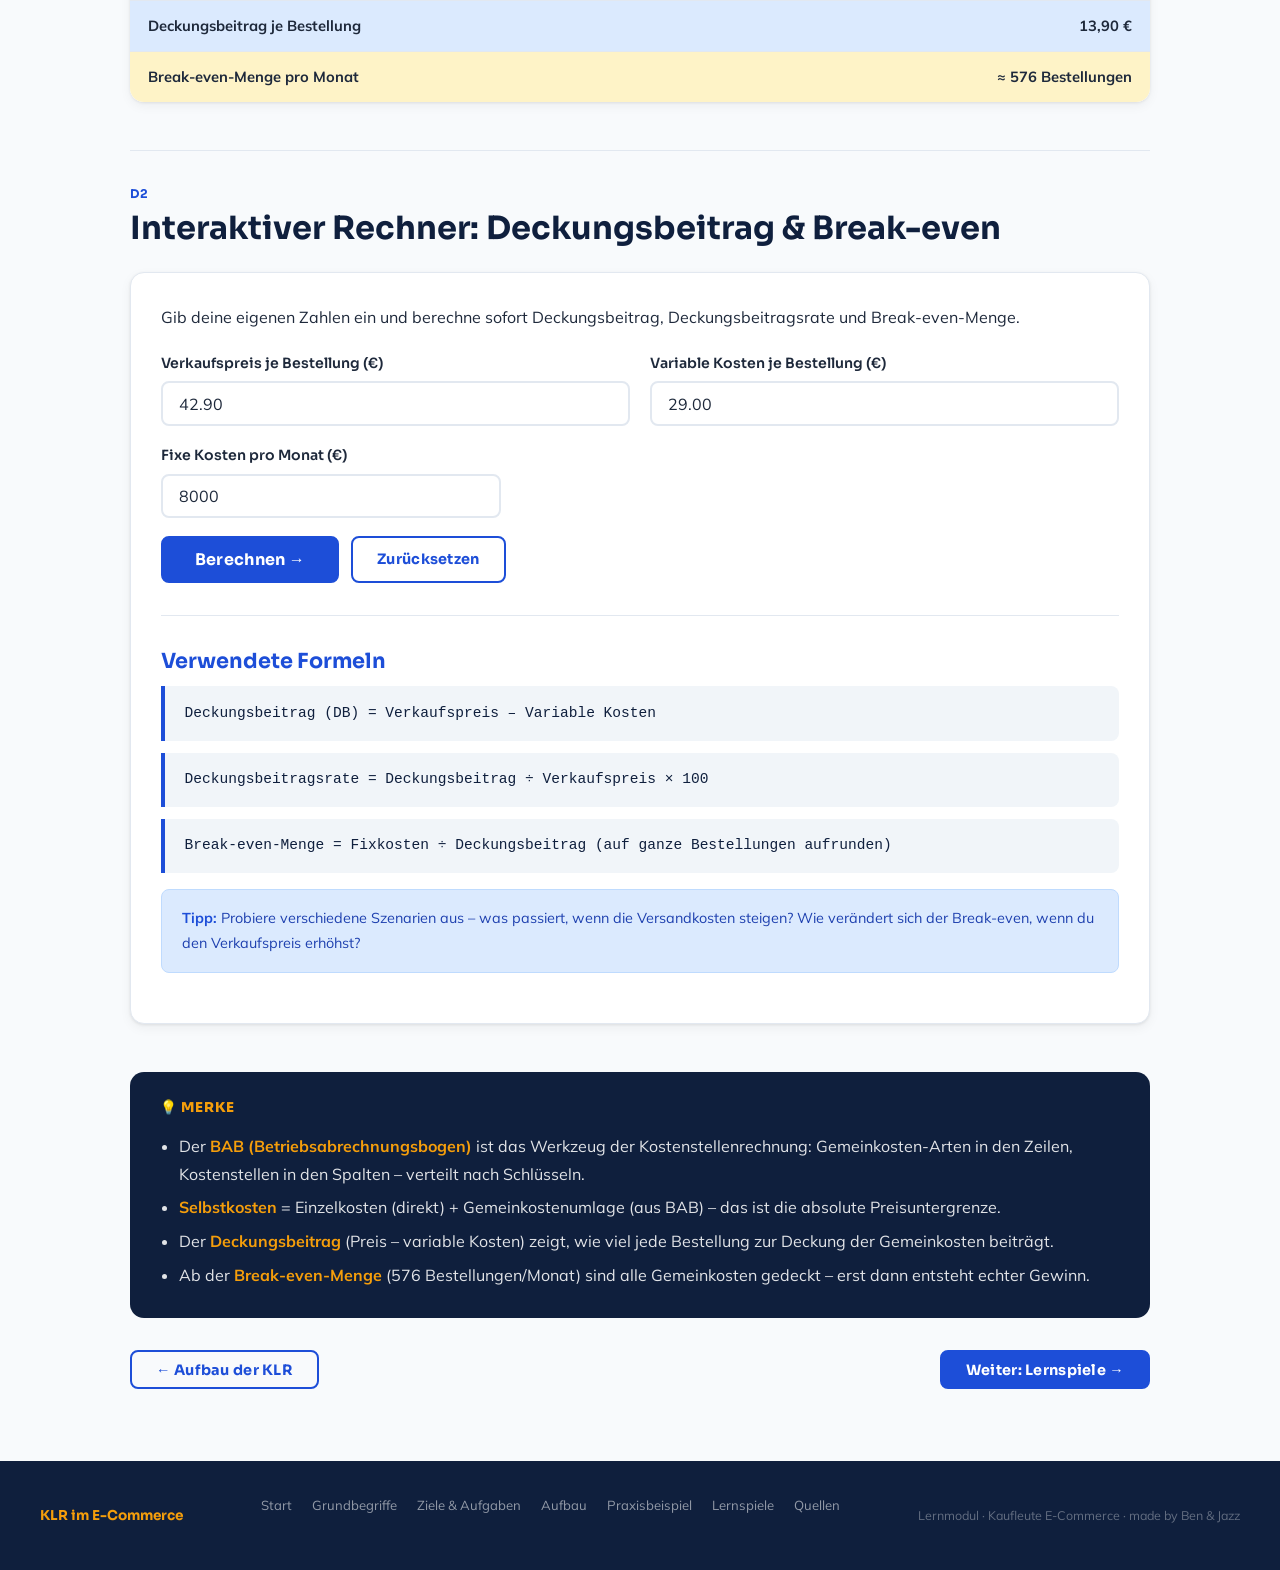
<file: praxis_beispiel.html>
<!DOCTYPE html>
<html lang="de">
<head>
  <meta charset="UTF-8">
  <meta name="viewport" content="width=device-width, initial-scale=1.0">
  <title>Praxisbeispiel &amp; Rechner – KLR im E-Commerce</title>
  <link rel="stylesheet" href="style.css">
  <style>
    /* BAB-Tabelle: etwas kompakter, Kopfspalte fixiert beim Scrollen */
    .bab-wrap { overflow-x: auto; margin: 1rem 0; border-radius: var(--radius-lg); box-shadow: var(--shadow); }
    .bab-table { width: 100%; border-collapse: collapse; background: var(--white); font-size: .87rem; }
    .bab-table thead th {
      background: var(--navy); color: var(--white); font-family: var(--font-head);
      font-weight: 700; font-size: .78rem; letter-spacing: .04em; text-transform: uppercase;
      padding: .7rem .9rem; text-align: right; white-space: nowrap;
    }
    .bab-table thead th:first-child { text-align: left; }
    .bab-table tbody tr:nth-child(even) { background: var(--gray-50); }
    .bab-table tbody tr:hover { background: var(--blue-xlight); }
    .bab-table td { padding: .6rem .9rem; border-bottom: 1px solid var(--gray-200); vertical-align: middle; }
    .bab-table td:not(:first-child) { text-align: right; white-space: nowrap; }
    .bab-table tr:last-child td { border-bottom: none; }
    .bab-table .bab-head td {
      background: var(--gray-100); color: var(--text-light);
      font-family: var(--font-head); font-size: .72rem; font-weight: 700;
      letter-spacing: .06em; text-transform: uppercase;
      padding: .38rem .9rem; border-bottom: 1px solid var(--gray-200);
    }
    .bab-table .bab-sum td { background: var(--navy); color: white; font-weight: 700; }
    .bab-table .bab-bezug td { background: var(--gray-100); color: var(--text); font-style: italic; font-size: .83rem; }
    .bab-table .bab-zuschlag td { background: var(--amber-light); color: var(--amber-dark); font-weight: 700; font-family: var(--font-head); }
    .bab-table .bab-total-zuschlag td { background: var(--amber); color: var(--navy); font-weight: 800; font-family: var(--font-head); }
    .bab-key { display: inline-block; width: 10px; height: 10px; border-radius: 2px; margin-right: .3rem; vertical-align: middle; }

    /* Schlüssel-Box im BAB */
    .bab-key-box {
      background: var(--gray-50); border: 1px solid var(--gray-200); border-radius: var(--radius);
      padding: .65rem 1rem; margin-bottom: .75rem; font-size: .82rem; color: var(--text-light);
    }
    .bab-key-box strong { color: var(--navy); }

    /* Stufe-3-Aufschlüsselungs-Grid */
    .sk-grid { display: grid; grid-template-columns: 1fr 1fr; gap: 1rem; margin-top: 1rem; }
    @media (max-width: 640px) { .sk-grid { grid-template-columns: 1fr; } }

    /* Definitions-Satz je Stufe */
    .stufe-definition {
      display: flex; align-items: flex-start; gap: .65rem;
      background: var(--navy); color: var(--white);
      border-radius: var(--radius); padding: .65rem 1rem;
      font-family: var(--font-head); font-size: .88rem; font-weight: 600;
      margin-bottom: 1rem; line-height: 1.45;
    }
    .stufe-definition .sd-icon {
      font-size: 1.1rem; flex-shrink: 0; margin-top: .05rem;
    }
  </style>
</head>
<body>

<header class="site-header">
  <div class="header-inner">
    <a class="site-logo" href="index.html"><span class="logo-badge">KLR</span> E-Commerce</a>
    <button class="nav-toggle" aria-label="Navigation öffnen" aria-expanded="false"><span></span><span></span><span></span></button>
    <nav class="site-nav" aria-label="Hauptnavigation">
      <ul>
        <li><a href="index.html">Start</a></li>
        <li><a href="grundlagen.html">Grundbegriffe</a></li>
        <li><a href="ziele_aufgaben.html">Ziele &amp; Aufgaben</a></li>
        <li><a href="aufbau.html">Aufbau</a></li>
        <li><a href="praxis_beispiel.html">Praxisbeispiel</a></li>
        <li><a href="lernspiele.html">Lernspiele</a></li>
        <li><a href="quellen.html">Quellen</a></li>
      </ul>
    </nav>
  </div>
</header>

<div class="breadcrumb">
  <div class="container">
    <a href="index.html">Start</a>
    <span class="breadcrumb-sep">›</span>
    <span>Praxisbeispiel &amp; Rechner</span>
  </div>
</div>

<div class="page-hero">
  <div class="container">
    <span class="hero-tag">Kapitel D</span>
    <h1>Praxisbeispiel: Preisbestimmung mit KLR</h1>
    <p>Schritt für Schritt durch alle drei Stufen der KLR – von der Kostenerfassung über den Betriebsabrechnungsbogen bis zur Selbstkostenkalkulation je Bestellung.</p>
  </div>
</div>

<main>
  <div class="container-narrow">

    <!-- =========================================================
         D1: Dreistufige Beispielkalkulation
         ========================================================= -->
    <section class="section" id="d1">
      <div class="section-title-wrap">
        <div class="section-label"><a href="#d1" style="color:inherit; text-decoration:none;">D1</a></div>
        <h2>Preisbestimmung mit KLR – Beispiel aus dem E-Commerce</h2>
      </div>

      <!-- Einleitungskarte -->
      <div class="card">
        <p>
          Ein Online-Händler möchte den Mindestverkaufspreis für ein Produkt ermitteln.
          Dazu durchläuft er alle drei Stufen der Kosten- und Leistungsrechnung:
          Erst werden alle Kosten erfasst, dann nach Abteilungen gebündelt,
          und schließlich auf die einzelne Bestellung als Kostenträger heruntergerechnet.
        </p>
        <div class="stufe-intro navy" style="margin-top:1rem; margin-bottom:0;">
          <strong>Ziel:</strong> Wir berechnen die Selbstkosten je Bestellung aus
          <strong>Einzelkosten</strong> (direkt zurechenbar) und
          <strong>Gemeinkosten</strong> (werden über den Betriebsabrechnungsbogen umgelegt).
          <strong>Annahme: 1.000 Bestellungen/Monat.</strong>
        </div>
      </div>

      <!-- -------------------------------------------------------
           STUFE 1: Kostenartenrechnung
           ------------------------------------------------------- -->
      <div class="card card-blue" id="stufe1-karte">

        <!-- Stufen-Nummer + Titel -->
        <div class="stufe-label">
          <span class="stufe-num blue">1</span>
          <h3 style="margin:0;">Stufe 1: Kostenartenrechnung</h3>
        </div>

        <!-- Definitions-Satz -->
        <div class="stufe-definition">
          <span class="sd-icon">❓</span>
          <span>Kostenartenrechnung: <em>Welche Art von Kosten sind in welcher Höhe entstanden?</em></span>
        </div>

        <!-- Erklärungstext Stufe 1 -->
        <div class="stufe-intro">
          In Stufe 1 werden die Kosten nach Art gegliedert: <strong>Einzelkosten</strong> können
          einer Bestellung direkt zugeordnet werden, <strong>Gemeinkosten</strong> fallen periodisch
          an und werden in Stufe 2 über den Betriebsabrechnungsbogen auf Bestellungen umgerechnet.
          Badges markieren, ob eine Position <span class="badge-fix">fix</span> oder
          <span class="badge-variabel">variabel</span> ist.
        </div>

        <!-- Einzelkosten-Tabelle -->
        <h4 style="margin-bottom:.5rem;">Einzelkosten – direkt je Bestellung zurechenbar</h4>
        <div class="table-wrap">
          <table>
            <thead>
              <tr>
                <th>Kostenart</th>
                <th style="text-align:right;">Betrag je Bestellung</th>
              </tr>
            </thead>
            <tbody>
              <tr>
                <td>Wareneinsatz <span class="badge-variabel">variabel</span></td>
                <td style="text-align:right;">20,00 €</td>
              </tr>
              <tr>
                <td>Verpackung <span class="badge-variabel">variabel</span></td>
                <td style="text-align:right;">1,00 €</td>
              </tr>
              <tr>
                <td>Versand (Label / Porto) <span class="badge-variabel">variabel</span></td>
                <td style="text-align:right;">5,00 €</td>
              </tr>
              <tr>
                <td>Marketing pro Verkauf (anteilig) <span class="badge-variabel">variabel</span></td>
                <td style="text-align:right;">3,00 €</td>
              </tr>
              <tr style="background:var(--navy); color:white;">
                <td><strong>Einzelkosten gesamt je Bestellung</strong></td>
                <td style="text-align:right;"><strong>29,00 €</strong></td>
              </tr>
            </tbody>
          </table>
        </div>

        <!-- Gemeinkosten-Tabelle -->
        <h4 style="margin-top:1.25rem; margin-bottom:.5rem;">Gemeinkosten – fallen periodisch an, werden in Stufe 2 auf Kostenstellen verteilt</h4>
        <div class="table-wrap">
          <table>
            <thead>
              <tr>
                <th>Kostenart</th>
                <th style="text-align:right;">Betrag pro Monat</th>
              </tr>
            </thead>
            <tbody>
              <tr>
                <td>Miete Lager <span class="badge-fix">fix</span></td>
                <td style="text-align:right;">3.000,00 €</td>
              </tr>
              <tr>
                <td>Festgehälter (Lager / Support) <span class="badge-fix">fix</span></td>
                <td style="text-align:right;">3.200,00 €</td>
              </tr>
              <tr>
                <td>Shop-Software / Hosting / Tools <span class="badge-fix">fix</span></td>
                <td style="text-align:right;">800,00 €</td>
              </tr>
              <tr>
                <td>Agentur / Grundkosten Marketing <span class="badge-fix">fix</span></td>
                <td style="text-align:right;">1.000,00 €</td>
              </tr>
              <tr style="background:var(--navy); color:white;">
                <td><strong>Gemeinkosten gesamt pro Monat</strong></td>
                <td style="text-align:right;"><strong>8.000,00 €</strong></td>
              </tr>
            </tbody>
          </table>
        </div>

        <div class="info-banner" style="margin-top:1rem;">
          <strong>→ Übergang zu Stufe 2:</strong> Die Gemeinkosten (8.000 €/Monat) werden jetzt im
          Betriebsabrechnungsbogen auf die Kostenstellen des Unternehmens verteilt.
          Die Einzelkosten fließen direkt in Stufe 3 ein.
        </div>
      </div>

      <!-- -------------------------------------------------------
           STUFE 2: Kostenstellenrechnung – BAB
           ------------------------------------------------------- -->
      <div class="card">

        <div class="stufe-label">
          <span class="stufe-num">2</span>
          <h3 style="margin:0;">Stufe 2: Kostenstellenrechnung – Betriebsabrechnungsbogen (BAB)</h3>
        </div>

        <!-- Definitions-Satz -->
        <div class="stufe-definition">
          <span class="sd-icon">📍</span>
          <span>Kostenstellenrechnung: <em>Wo sind die Kosten entstanden? An welchen Stellen im Unternehmen?</em></span>
        </div>

        <!-- Erklärungstext Stufe 2 -->
        <div class="stufe-intro">
          Der <strong>Betriebsabrechnungsbogen (BAB)</strong> ist das zentrale Instrument der Kostenstellenrechnung.
          In einer Tabelle stehen in den <strong>Zeilen die Gemeinkostenarten</strong>
          (z. B. Miete, Gehälter) und in den <strong>Spalten die Kostenstellen</strong>
          (z. B. Versand, Marketing, IT). Jede Gemeinkosten-Art wird anhand eines
          <strong>Verteilungsschlüssels</strong> auf die Kostenstellen aufgeteilt, in denen sie
          entstanden ist. <strong>Einzelkosten erscheinen hier nicht</strong> – sie werden direkt
          dem Kostenträger (der Bestellung) zugeordnet.
        </div>

        <!-- Verteilungsschlüssel-Info -->
        <div class="bab-key-box">
          <strong>Verwendete Verteilungsschlüssel:</strong><br>
          Miete Lager → 100 % Versand &amp; Lager (gesamte Fläche wird für Lager genutzt) ·
          Festgehälter → anteilig nach Mitarbeiterzahl: 2 MA Lager/Support (2.000 €), 1,5 MA IT (1.200 €) ·
          Shop-Software / Hosting → 100 % IT/Verwaltung (direkt zurechenbar) ·
          Agentur / Marketing → 100 % Marketing (direkt zurechenbar)
        </div>

        <!-- BAB-Tabelle -->
        <div class="bab-wrap">
          <table class="bab-table">
            <thead>
              <tr>
                <th style="text-align:left; min-width:180px;">Gemeinkostenart</th>
                <th>Gesamt<br><span style="font-weight:400; font-size:.7rem;">/Monat</span></th>
                <th>Verteilungs-<br>schlüssel</th>
                <th style="background:#0f3a6e;">Versand &amp;<br>Lager</th>
                <th style="background:#1a5276;">Marketing</th>
                <th style="background:#1a3a5c;">IT /<br>Verwaltung</th>
              </tr>
            </thead>
            <tbody>
              <!-- Zeile 1: Miete -->
              <tr>
                <td><strong>Miete Lager</strong> <span class="badge-fix">fix</span></td>
                <td>3.000,00 €</td>
                <td style="font-size:.79rem; color:var(--text-light);">100 % Lager-<br>fläche</td>
                <td>3.000,00 €</td>
                <td>–</td>
                <td>–</td>
              </tr>
              <!-- Zeile 2: Gehälter -->
              <tr>
                <td><strong>Festgehälter</strong> <span class="badge-fix">fix</span></td>
                <td>3.200,00 €</td>
                <td style="font-size:.79rem; color:var(--text-light);">Mitarbeiter-<br>anzahl</td>
                <td>2.000,00 €</td>
                <td>–</td>
                <td>1.200,00 €</td>
              </tr>
              <!-- Zeile 3: Software -->
              <tr>
                <td><strong>Shop-Software / Hosting</strong> <span class="badge-fix">fix</span></td>
                <td>800,00 €</td>
                <td style="font-size:.79rem; color:var(--text-light);">direkt IT</td>
                <td>–</td>
                <td>–</td>
                <td>800,00 €</td>
              </tr>
              <!-- Zeile 4: Agentur -->
              <tr>
                <td><strong>Agentur / Marketing</strong> <span class="badge-fix">fix</span></td>
                <td>1.000,00 €</td>
                <td style="font-size:.79rem; color:var(--text-light);">direkt<br>Marketing</td>
                <td>–</td>
                <td>1.000,00 €</td>
                <td>–</td>
              </tr>

              <!-- Summen-Zeile -->
              <tr class="bab-sum">
                <td>Σ Gemeinkosten je Kostenstelle</td>
                <td>8.000,00 €</td>
                <td>–</td>
                <td>5.000,00 €</td>
                <td>1.000,00 €</td>
                <td>2.000,00 €</td>
              </tr>

              <!-- Bezugsgröße -->
              <tr class="bab-bezug">
                <td>Bezugsgröße (Verteilungsschlüssel für Stufe 3)</td>
                <td>1.000 Bestell./Monat</td>
                <td>–</td>
                <td>1.000 Bestellungen</td>
                <td>1.000 Bestellungen</td>
                <td>1.000 Bestellungen</td>
              </tr>

              <!-- Zuschlag je Kostenstelle -->
              <tr class="bab-zuschlag">
                <td>GK-Umlage je Bestellung</td>
                <td>–</td>
                <td>–</td>
                <td>5,00 €</td>
                <td>1,00 €</td>
                <td>2,00 €</td>
              </tr>

              <!-- Gesamtzuschlag -->
              <tr class="bab-total-zuschlag">
                <td colspan="2">Gesamte GK-Umlage je Bestellung (5,00 + 1,00 + 2,00)</td>
                <td colspan="4" style="text-align:right; font-size:1rem;">= 8,00 € je Bestellung</td>
              </tr>
            </tbody>
          </table>
        </div>

        <p style="font-size:.85rem; color:var(--text-light); margin-top:.75rem;">
          Alle 8.000 € Gemeinkosten sind vollständig auf die Kostenstellen verteilt – kein Cent bleibt unverrechnet.
          Das Ergebnis: <strong>8,00 € Gemeinkostenumlage je Bestellung</strong>, die in Stufe 3 zu den Einzelkosten addiert werden.
        </p>
      </div>

      <!-- -------------------------------------------------------
           STUFE 3: Kostenträgerrechnung
           ------------------------------------------------------- -->
      <div class="card card-amber">

        <div class="stufe-label">
          <span class="stufe-num amber">3</span>
          <h3 style="margin:0; color:var(--amber-dark);">Stufe 3: Kostenträgerrechnung – Selbstkosten je Bestellung</h3>
        </div>

        <!-- Definitions-Satz -->
        <div class="stufe-definition" style="background:var(--amber-dark);">
          <span class="sd-icon">🧾</span>
          <span>Kostenträgerrechnung: <em>Wofür sind die Kosten entstanden? Sind sie gerechtfertigt?</em></span>
        </div>

        <!-- Erklärungstext Stufe 3 -->
        <div class="stufe-intro amber">
          In Stufe 3 werden die <strong>Einzelkosten je Bestellung</strong> (aus Stufe 1: 29,00 €)
          mit der <strong>Gemeinkostenumlage je Bestellung</strong> (aus dem BAB in Stufe 2: 8,00 €)
          zusammengeführt. Das Ergebnis sind die <strong>Selbstkosten je Bestellung – der Betrag,
          der mindestens als Verkaufspreis erzielt werden muss</strong>, damit alle Kosten gedeckt sind.
          Liegt der Verkaufspreis darunter, macht jede Bestellung Verlust.
        </div>

        <!-- Übersichtstabelle Stufe 3 -->
        <div class="table-wrap">
          <table>
            <thead>
              <tr>
                <th>Position</th>
                <th style="text-align:right;">je Bestellung</th>
                <th style="text-align:right; font-size:.78rem; color:rgba(255,255,255,.7);">Quelle / Herleitung</th>
              </tr>
            </thead>
            <tbody>

              <!-- Block: Einzelkosten -->
              <tr class="table-section-head">
                <td colspan="3">① Einzelkosten – direkt aus Stufe 1</td>
              </tr>
              <tr>
                <td>Wareneinsatz <span class="badge-variabel">variabel</span></td>
                <td style="text-align:right;">20,00 €</td>
                <td style="text-align:right; font-size:.82rem; color:var(--text-light);">direkt zurechenbar</td>
              </tr>
              <tr>
                <td>Verpackung <span class="badge-variabel">variabel</span></td>
                <td style="text-align:right;">1,00 €</td>
                <td style="text-align:right; font-size:.82rem; color:var(--text-light);">direkt zurechenbar</td>
              </tr>
              <tr>
                <td>Versand (Label / Porto) <span class="badge-variabel">variabel</span></td>
                <td style="text-align:right;">5,00 €</td>
                <td style="text-align:right; font-size:.82rem; color:var(--text-light);">direkt zurechenbar</td>
              </tr>
              <tr>
                <td>Marketing pro Verkauf (anteilig) <span class="badge-variabel">variabel</span></td>
                <td style="text-align:right;">3,00 €</td>
                <td style="text-align:right; font-size:.82rem; color:var(--text-light);">direkt zurechenbar</td>
              </tr>
              <tr style="background:var(--blue-xlight);">
                <td><strong>Σ Einzelkosten je Bestellung</strong></td>
                <td style="text-align:right;"><strong>29,00 €</strong></td>
                <td></td>
              </tr>

              <!-- Block: GK-Umlage aus BAB -->
              <tr class="table-section-head">
                <td colspan="3">② Gemeinkostenumlage – aus BAB (Stufe 2) je Bestellung</td>
              </tr>
              <tr>
                <td>GK-Umlage Versand &amp; Lager <span class="badge-fix">fix</span></td>
                <td style="text-align:right;">5,00 €</td>
                <td style="text-align:right; font-size:.82rem; color:var(--text-light);">5.000 € ÷ 1.000</td>
              </tr>
              <tr>
                <td>GK-Umlage Marketing <span class="badge-fix">fix</span></td>
                <td style="text-align:right;">1,00 €</td>
                <td style="text-align:right; font-size:.82rem; color:var(--text-light);">1.000 € ÷ 1.000</td>
              </tr>
              <tr>
                <td>GK-Umlage IT / Verwaltung <span class="badge-fix">fix</span></td>
                <td style="text-align:right;">2,00 €</td>
                <td style="text-align:right; font-size:.82rem; color:var(--text-light);">2.000 € ÷ 1.000</td>
              </tr>
              <tr style="background:var(--amber-light);">
                <td><strong>Σ Gemeinkostenumlage je Bestellung</strong></td>
                <td style="text-align:right;"><strong>8,00 €</strong></td>
                <td style="text-align:right; font-size:.82rem; color:var(--text-light);">8.000 € ÷ 1.000</td>
              </tr>

              <!-- Selbstkosten -->
              <tr style="background:var(--navy); color:white;">
                <td><strong>= Selbstkosten je Bestellung  ①+②</strong></td>
                <td style="text-align:right;"><strong>37,00 €</strong></td>
                <td style="text-align:right; font-size:.82rem; color:rgba(255,255,255,.6);">29,00 + 8,00</td>
              </tr>

            </tbody>
          </table>
        </div>

        <div class="info-banner" style="margin-top:1rem; background:var(--amber-light); border-color:#fde68a; color:#92400e;">
          <strong>Interpretation:</strong> Die Selbstkosten von <strong>37,00 €</strong> sind die absolute Preisuntergrenze.
          Jeder Cent darunter bedeutet: Das Unternehmen macht mit dieser Bestellung Verlust.
          Ist der Verkaufspreis genau 37,00 €, sind alle Kosten gedeckt – es entsteht aber kein Gewinn.
        </div>
      </div>

      <!-- -------------------------------------------------------
           Zielverkaufspreis & Deckungsbeitrag
           ------------------------------------------------------- -->
      <div class="card">
        <h3>Selbstkosten → Zielverkaufspreis &amp; Deckungsbeitrag</h3>
        <div class="formula-box">Selbstkosten = Einzelkosten + Gemeinkostenumlage = 29,00 € + 8,00 € = <strong>37,00 €</strong></div>
        <div class="formula-box">Zielverkaufspreis = Selbstkosten × (1 + Gewinnzuschlag 15&nbsp;%) = 37,00 € × 1,15 = <strong>42,55 €</strong> ≈ <strong>42,90 €</strong></div>

        <div class="grid-2" style="margin-top:1.25rem;">
          <div>
            <h4>Deckungsbeitrag (DB)</h4>
            <div class="formula-box">DB = Verkaufspreis – variable Einzelkosten<br>= 42,90 € – 29,00 € = <strong>13,90 €</strong></div>
            <p style="font-size:.9rem;">Jede Bestellung trägt 13,90 € zur Deckung der Gemeinkosten bei. Erst wenn alle Gemeinkosten gedeckt sind, entsteht echter Gewinn.</p>
          </div>
          <div>
            <h4>Break-even-Menge</h4>
            <div class="formula-box">BEP = Gemeinkosten ÷ DB<br>= 8.000 € ÷ 13,90 € ≈ <strong>576 Bestellungen</strong></div>
            <p style="font-size:.9rem;">Ab der 577. Bestellung im Monat ist der Shop profitabel – alle Gemeinkosten sind vollständig gedeckt.</p>
          </div>
        </div>
      </div>

      <!-- Gesamtübersicht -->
      <div class="table-wrap">
        <table>
          <thead><tr><th colspan="2">Gesamtübersicht: Kalkulation je Bestellung</th></tr></thead>
          <tbody>
            <tr><td>Einzelkosten je Bestellung (Stufe 1)</td><td style="text-align:right;">29,00 €</td></tr>
            <tr><td>+ Gemeinkostenumlage je Bestellung (Stufe 2 BAB, 8.000 € ÷ 1.000)</td><td style="text-align:right;">+ 8,00 €</td></tr>
            <tr style="background:var(--navy); color:white;">
              <td><strong>= Selbstkosten je Bestellung (Stufe 3)</strong></td><td style="text-align:right;"><strong>37,00 €</strong></td>
            </tr>
            <tr><td>+ Gewinnzuschlag 15 %</td><td style="text-align:right;">+ 5,55 €</td></tr>
            <tr><td><strong>= Zielverkaufspreis (gerundet)</strong></td><td style="text-align:right;"><strong>42,90 €</strong></td></tr>
            <tr style="background:var(--blue-xlight);"><td><strong>Deckungsbeitrag je Bestellung</strong></td><td style="text-align:right;"><strong>13,90 €</strong></td></tr>
            <tr style="background:var(--amber-light);"><td><strong>Break-even-Menge pro Monat</strong></td><td style="text-align:right;"><strong>≈ 576 Bestellungen</strong></td></tr>
          </tbody>
        </table>
      </div>
    </section>

    <hr class="divider">

    <!-- =========================================================
         D2: Interaktiver Rechner
         ========================================================= -->
    <section class="section" id="d2">
      <div class="section-title-wrap">
        <div class="section-label"><a href="#d2" style="color:inherit; text-decoration:none;">D2</a></div>
        <h2>Interaktiver Rechner: Deckungsbeitrag &amp; Break-even</h2>
      </div>
      <div class="card">
        <p>Gib deine eigenen Zahlen ein und berechne sofort Deckungsbeitrag, Deckungsbeitragsrate und Break-even-Menge.</p>

        <form id="rechner-form" novalidate style="margin-top:1.25rem;">
          <div class="grid-2">
            <div class="form-group">
              <label for="vp">Verkaufspreis je Bestellung (€)</label>
              <input type="number" id="vp" name="vp" min="0" step="0.01" placeholder="z. B. 42.90" value="42.90" required>
            </div>
            <div class="form-group">
              <label for="vk">Variable Kosten je Bestellung (€)</label>
              <input type="number" id="vk" name="vk" min="0" step="0.01" placeholder="z. B. 29.00" value="29.00" required>
            </div>
          </div>
          <div class="form-group" style="max-width:340px;">
            <label for="fk">Fixe Kosten pro Monat (€)</label>
            <input type="number" id="fk" name="fk" min="0" step="0.01" placeholder="z. B. 8000" value="8000" required>
          </div>
          <div style="display:flex; gap:.75rem; flex-wrap:wrap;">
            <button type="submit" class="btn btn-primary btn-lg">Berechnen →</button>
            <button type="button" id="rechner-reset" class="btn btn-outline">Zurücksetzen</button>
          </div>
        </form>

        <div id="rechner-result" style="display:none; margin-top:1.25rem;"></div>

        <hr class="divider">
        <h3>Verwendete Formeln</h3>
        <div class="formula-box">Deckungsbeitrag (DB) = Verkaufspreis – Variable Kosten</div>
        <div class="formula-box">Deckungsbeitragsrate = Deckungsbeitrag ÷ Verkaufspreis × 100</div>
        <div class="formula-box">Break-even-Menge = Fixkosten ÷ Deckungsbeitrag (auf ganze Bestellungen aufrunden)</div>

        <div class="info-banner" style="margin-top:1rem;">
          <strong>Tipp:</strong> Probiere verschiedene Szenarien aus – was passiert, wenn die Versandkosten steigen? Wie verändert sich der Break-even, wenn du den Verkaufspreis erhöhst?
        </div>
      </div>
    </section>

    <div class="merke-box">
      <ul>
        <li>Der <strong>BAB (Betriebsabrechnungsbogen)</strong> ist das Werkzeug der Kostenstellenrechnung: Gemeinkosten-Arten in den Zeilen, Kostenstellen in den Spalten – verteilt nach Schlüsseln.</li>
        <li><strong>Selbstkosten</strong> = Einzelkosten (direkt) + Gemeinkostenumlage (aus BAB) – das ist die absolute Preisuntergrenze.</li>
        <li>Der <strong>Deckungsbeitrag</strong> (Preis – variable Kosten) zeigt, wie viel jede Bestellung zur Deckung der Gemeinkosten beiträgt.</li>
        <li>Ab der <strong>Break-even-Menge</strong> (576 Bestellungen/Monat) sind alle Gemeinkosten gedeckt – erst dann entsteht echter Gewinn.</li>
      </ul>
    </div>

    <div style="display:flex; justify-content:space-between; flex-wrap:wrap; gap:1rem; margin-top:2rem;">
      <a class="btn btn-outline" href="aufbau.html">← Aufbau der KLR</a>
      <a class="btn btn-primary" href="lernspiele.html">Weiter: Lernspiele →</a>
    </div>

  </div>
</main>

<footer class="site-footer">
  <div class="footer-inner">
    <span class="footer-brand">KLR im E-Commerce</span>
    <ul class="footer-nav">
      <li><a href="index.html">Start</a></li>
      <li><a href="grundlagen.html">Grundbegriffe</a></li>
      <li><a href="ziele_aufgaben.html">Ziele &amp; Aufgaben</a></li>
      <li><a href="aufbau.html">Aufbau</a></li>
      <li><a href="praxis_beispiel.html">Praxisbeispiel</a></li>
      <li><a href="lernspiele.html">Lernspiele</a></li>
      <li><a href="quellen.html">Quellen</a></li>
    </ul>
    <span class="footer-copy">Lernmodul · Kaufleute E-Commerce · made by Ben &amp; Jazz</span>
  </div>
</footer>

<script src="script.js"></script>
</body>
</html>
</file>
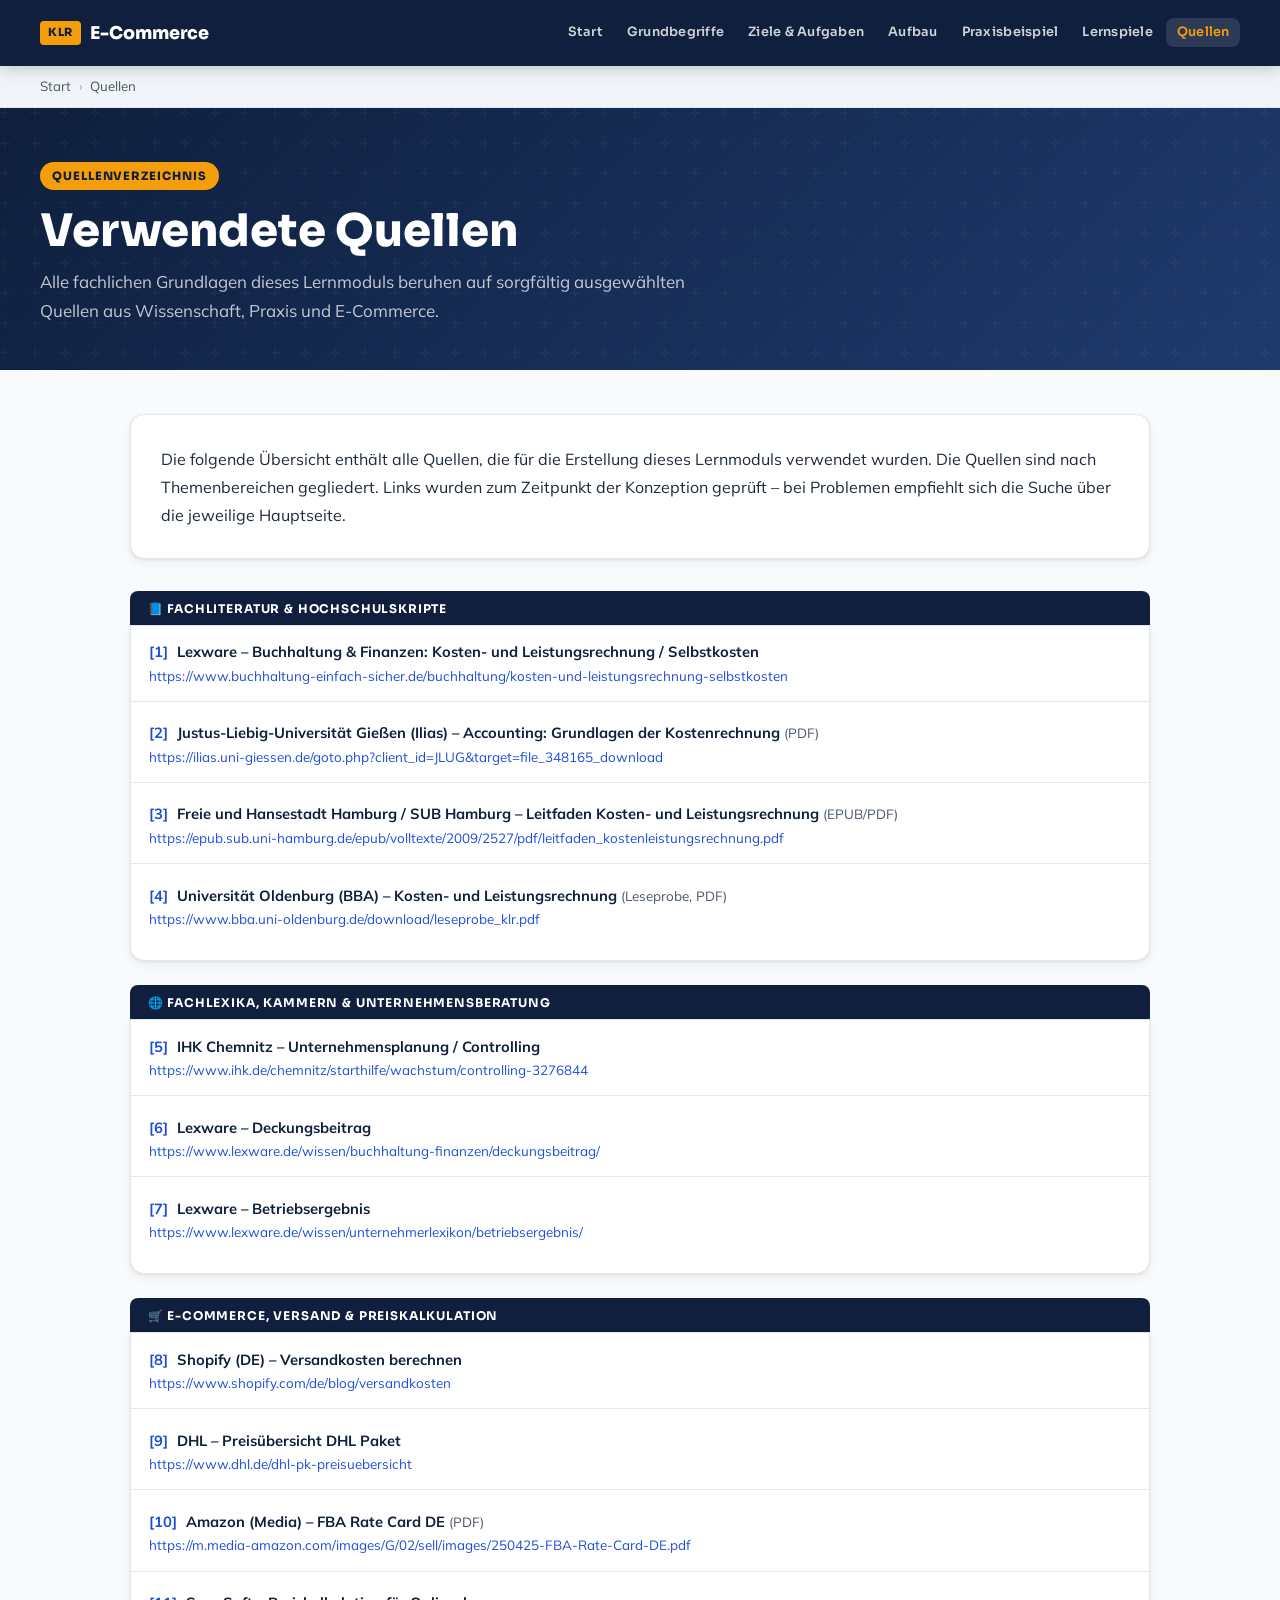
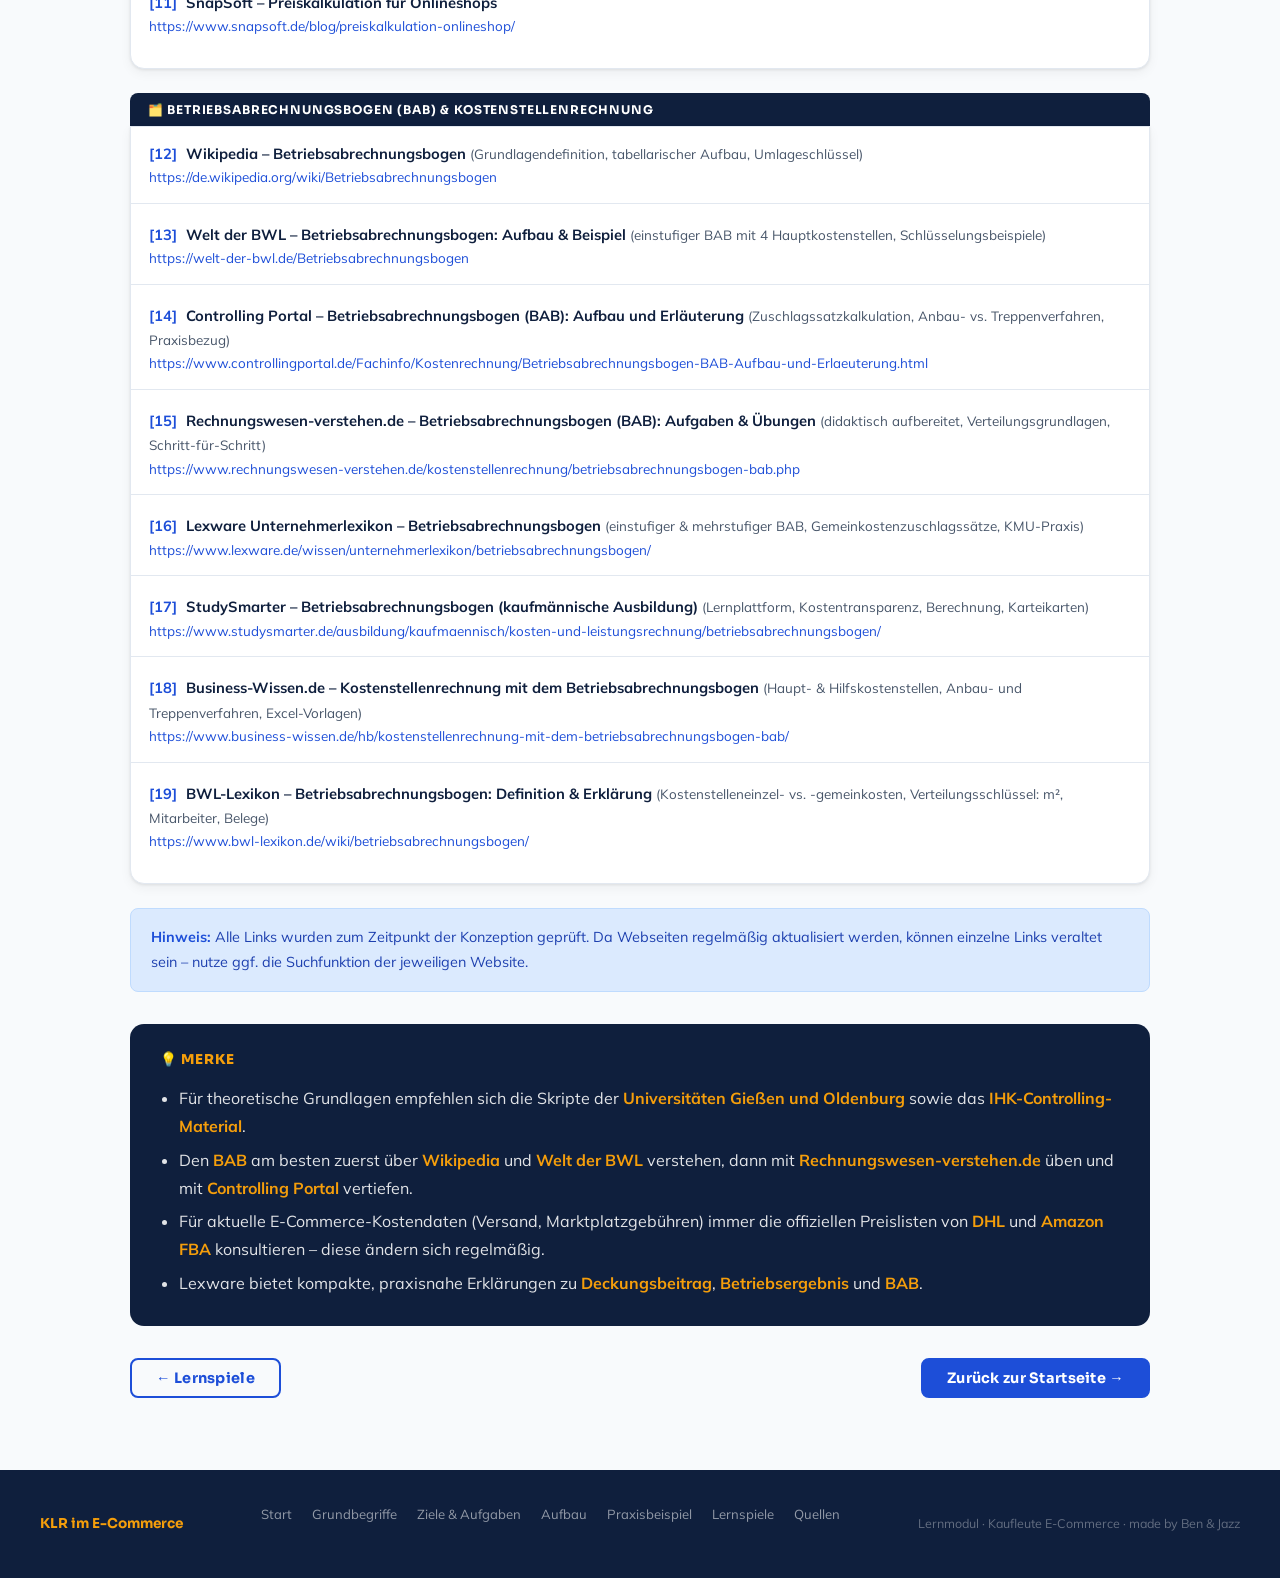
<file: quellen.html>
<!DOCTYPE html>
<html lang="de">
<head>
  <meta charset="UTF-8">
  <meta name="viewport" content="width=device-width, initial-scale=1.0">
  <title>Quellen – KLR im E-Commerce</title>
  <link rel="stylesheet" href="style.css">
</head>
<body>

<header class="site-header">
  <div class="header-inner">
    <a class="site-logo" href="index.html"><span class="logo-badge">KLR</span> E-Commerce</a>
    <button class="nav-toggle" aria-label="Navigation öffnen" aria-expanded="false"><span></span><span></span><span></span></button>
    <nav class="site-nav" aria-label="Hauptnavigation">
      <ul>
        <li><a href="index.html">Start</a></li>
        <li><a href="grundlagen.html">Grundbegriffe</a></li>
        <li><a href="ziele_aufgaben.html">Ziele &amp; Aufgaben</a></li>
        <li><a href="aufbau.html">Aufbau</a></li>
        <li><a href="praxis_beispiel.html">Praxisbeispiel</a></li>
        <li><a href="lernspiele.html">Lernspiele</a></li>
        <li><a href="quellen.html">Quellen</a></li>
      </ul>
    </nav>
  </div>
</header>

<div class="breadcrumb">
  <div class="container"><a href="index.html">Start</a><span class="breadcrumb-sep">›</span><span>Quellen</span></div>
</div>

<div class="page-hero">
  <div class="container">
    <span class="hero-tag">Quellenverzeichnis</span>
    <h1>Verwendete Quellen</h1>
    <p>Alle fachlichen Grundlagen dieses Lernmoduls beruhen auf sorgfältig ausgewählten Quellen aus Wissenschaft, Praxis und E-Commerce.</p>
  </div>
</div>

<main>
  <div class="container-narrow">

    <div class="card" style="margin-bottom:2rem;">
      <p>Die folgende Übersicht enthält alle Quellen, die für die Erstellung dieses Lernmoduls verwendet wurden.
      Die Quellen sind nach Themenbereichen gegliedert. Links wurden zum Zeitpunkt der Konzeption geprüft –
      bei Problemen empfiehlt sich die Suche über die jeweilige Hauptseite.</p>
    </div>

    <!-- Kategorie 1: Fachliteratur & Hochschulskripte -->
    <span class="source-category">📘 Fachliteratur &amp; Hochschulskripte</span>
    <div class="sources-block">
      <ul class="source-list">

        <li class="source-item">
          <span class="source-num">[1]</span>
          <span class="source-title">Lexware – Buchhaltung &amp; Finanzen: Kosten- und Leistungsrechnung / Selbstkosten</span><br>
          <div class="source-url">
            <a href="https://www.buchhaltung-einfach-sicher.de/buchhaltung/kosten-und-leistungsrechnung-selbstkosten" target="_blank" rel="noopener noreferrer">
              https://www.buchhaltung-einfach-sicher.de/buchhaltung/kosten-und-leistungsrechnung-selbstkosten
            </a>
          </div>
        </li>

        <li class="source-item">
          <span class="source-num">[2]</span>
          <span class="source-title">Justus-Liebig-Universität Gießen (Ilias) – Accounting: Grundlagen der Kostenrechnung</span>
          <span style="font-size:.84rem; color:var(--text-light);"> (PDF)</span><br>
          <div class="source-url">
            <a href="https://ilias.uni-giessen.de/goto.php?client_id=JLUG&target=file_348165_download" target="_blank" rel="noopener noreferrer">
              https://ilias.uni-giessen.de/goto.php?client_id=JLUG&amp;target=file_348165_download
            </a>
          </div>
        </li>

        <li class="source-item">
          <span class="source-num">[3]</span>
          <span class="source-title">Freie und Hansestadt Hamburg / SUB Hamburg – Leitfaden Kosten- und Leistungsrechnung</span>
          <span style="font-size:.84rem; color:var(--text-light);"> (EPUB/PDF)</span><br>
          <div class="source-url">
            <a href="https://epub.sub.uni-hamburg.de/epub/volltexte/2009/2527/pdf/leitfaden_kostenleistungsrechnung.pdf" target="_blank" rel="noopener noreferrer">
              https://epub.sub.uni-hamburg.de/epub/volltexte/2009/2527/pdf/leitfaden_kostenleistungsrechnung.pdf
            </a>
          </div>
        </li>

        <li class="source-item">
          <span class="source-num">[4]</span>
          <span class="source-title">Universität Oldenburg (BBA) – Kosten- und Leistungsrechnung</span>
          <span style="font-size:.84rem; color:var(--text-light);"> (Leseprobe, PDF)</span><br>
          <div class="source-url">
            <a href="https://www.bba.uni-oldenburg.de/download/leseprobe_klr.pdf" target="_blank" rel="noopener noreferrer">
              https://www.bba.uni-oldenburg.de/download/leseprobe_klr.pdf
            </a>
          </div>
        </li>

      </ul>
    </div>

    <!-- Kategorie 2: Fachlexika & Kammern -->
    <span class="source-category">🌐 Fachlexika, Kammern &amp; Unternehmensberatung</span>
    <div class="sources-block">
      <ul class="source-list">

        <li class="source-item">
          <span class="source-num">[5]</span>
          <span class="source-title">IHK Chemnitz – Unternehmensplanung / Controlling</span><br>
          <div class="source-url">
            <a href="https://www.ihk.de/chemnitz/starthilfe/wachstum/controlling-3276844" target="_blank" rel="noopener noreferrer">
              https://www.ihk.de/chemnitz/starthilfe/wachstum/controlling-3276844
            </a>
          </div>
        </li>

        <li class="source-item">
          <span class="source-num">[6]</span>
          <span class="source-title">Lexware – Deckungsbeitrag</span><br>
          <div class="source-url">
            <a href="https://www.lexware.de/wissen/buchhaltung-finanzen/deckungsbeitrag/" target="_blank" rel="noopener noreferrer">
              https://www.lexware.de/wissen/buchhaltung-finanzen/deckungsbeitrag/
            </a>
          </div>
        </li>

        <li class="source-item">
          <span class="source-num">[7]</span>
          <span class="source-title">Lexware – Betriebsergebnis</span><br>
          <div class="source-url">
            <a href="https://www.lexware.de/wissen/unternehmerlexikon/betriebsergebnis/" target="_blank" rel="noopener noreferrer">
              https://www.lexware.de/wissen/unternehmerlexikon/betriebsergebnis/
            </a>
          </div>
        </li>

      </ul>
    </div>

    <!-- Kategorie 3: E-Commerce & Praxis -->
    <span class="source-category">🛒 E-Commerce, Versand &amp; Preiskalkulation</span>
    <div class="sources-block">
      <ul class="source-list">

        <li class="source-item">
          <span class="source-num">[8]</span>
          <span class="source-title">Shopify (DE) – Versandkosten berechnen</span><br>
          <div class="source-url">
            <a href="https://www.shopify.com/de/blog/versandkosten" target="_blank" rel="noopener noreferrer">
              https://www.shopify.com/de/blog/versandkosten
            </a>
          </div>
        </li>

        <li class="source-item">
          <span class="source-num">[9]</span>
          <span class="source-title">DHL – Preisübersicht DHL Paket</span><br>
          <div class="source-url">
            <a href="https://www.dhl.de/dhl-pk-preisuebersicht" target="_blank" rel="noopener noreferrer">
              https://www.dhl.de/dhl-pk-preisuebersicht
            </a>
          </div>
        </li>

        <li class="source-item">
          <span class="source-num">[10]</span>
          <span class="source-title">Amazon (Media) – FBA Rate Card DE</span>
          <span style="font-size:.84rem; color:var(--text-light);"> (PDF)</span><br>
          <div class="source-url">
            <a href="https://m.media-amazon.com/images/G/02/sell/images/250425-FBA-Rate-Card-DE.pdf" target="_blank" rel="noopener noreferrer">
              https://m.media-amazon.com/images/G/02/sell/images/250425-FBA-Rate-Card-DE.pdf
            </a>
          </div>
        </li>

        <li class="source-item">
          <span class="source-num">[11]</span>
          <span class="source-title">SnapSoft – Preiskalkulation für Onlineshops</span><br>
          <div class="source-url">
            <a href="https://www.snapsoft.de/blog/preiskalkulation-onlineshop/" target="_blank" rel="noopener noreferrer">
              https://www.snapsoft.de/blog/preiskalkulation-onlineshop/
            </a>
          </div>
        </li>

      </ul>
    </div>

    <!-- Kategorie 4: BAB & Kostenstellenrechnung -->
    <span class="source-category">🗂️ Betriebsabrechnungsbogen (BAB) &amp; Kostenstellenrechnung</span>
    <div class="sources-block">
      <ul class="source-list">

        <li class="source-item">
          <span class="source-num">[12]</span>
          <span class="source-title">Wikipedia – Betriebsabrechnungsbogen</span>
          <span style="font-size:.84rem; color:var(--text-light);"> (Grundlagendefinition, tabellarischer Aufbau, Umlageschlüssel)</span><br>
          <div class="source-url">
            <a href="https://de.wikipedia.org/wiki/Betriebsabrechnungsbogen" target="_blank" rel="noopener noreferrer">
              https://de.wikipedia.org/wiki/Betriebsabrechnungsbogen
            </a>
          </div>
        </li>

        <li class="source-item">
          <span class="source-num">[13]</span>
          <span class="source-title">Welt der BWL – Betriebsabrechnungsbogen: Aufbau &amp; Beispiel</span>
          <span style="font-size:.84rem; color:var(--text-light);"> (einstufiger BAB mit 4 Hauptkostenstellen, Schlüsselungsbeispiele)</span><br>
          <div class="source-url">
            <a href="https://welt-der-bwl.de/Betriebsabrechnungsbogen" target="_blank" rel="noopener noreferrer">
              https://welt-der-bwl.de/Betriebsabrechnungsbogen
            </a>
          </div>
        </li>

        <li class="source-item">
          <span class="source-num">[14]</span>
          <span class="source-title">Controlling Portal – Betriebsabrechnungsbogen (BAB): Aufbau und Erläuterung</span>
          <span style="font-size:.84rem; color:var(--text-light);"> (Zuschlagssatzkalkulation, Anbau- vs. Treppenverfahren, Praxisbezug)</span><br>
          <div class="source-url">
            <a href="https://www.controllingportal.de/Fachinfo/Kostenrechnung/Betriebsabrechnungsbogen-BAB-Aufbau-und-Erlaeuterung.html" target="_blank" rel="noopener noreferrer">
              https://www.controllingportal.de/Fachinfo/Kostenrechnung/Betriebsabrechnungsbogen-BAB-Aufbau-und-Erlaeuterung.html
            </a>
          </div>
        </li>

        <li class="source-item">
          <span class="source-num">[15]</span>
          <span class="source-title">Rechnungswesen-verstehen.de – Betriebsabrechnungsbogen (BAB): Aufgaben &amp; Übungen</span>
          <span style="font-size:.84rem; color:var(--text-light);"> (didaktisch aufbereitet, Verteilungsgrundlagen, Schritt-für-Schritt)</span><br>
          <div class="source-url">
            <a href="https://www.rechnungswesen-verstehen.de/kostenstellenrechnung/betriebsabrechnungsbogen-bab.php" target="_blank" rel="noopener noreferrer">
              https://www.rechnungswesen-verstehen.de/kostenstellenrechnung/betriebsabrechnungsbogen-bab.php
            </a>
          </div>
        </li>

        <li class="source-item">
          <span class="source-num">[16]</span>
          <span class="source-title">Lexware Unternehmerlexikon – Betriebsabrechnungsbogen</span>
          <span style="font-size:.84rem; color:var(--text-light);"> (einstufiger &amp; mehrstufiger BAB, Gemeinkostenzuschlagssätze, KMU-Praxis)</span><br>
          <div class="source-url">
            <a href="https://www.lexware.de/wissen/unternehmerlexikon/betriebsabrechnungsbogen/" target="_blank" rel="noopener noreferrer">
              https://www.lexware.de/wissen/unternehmerlexikon/betriebsabrechnungsbogen/
            </a>
          </div>
        </li>

        <li class="source-item">
          <span class="source-num">[17]</span>
          <span class="source-title">StudySmarter – Betriebsabrechnungsbogen (kaufmännische Ausbildung)</span>
          <span style="font-size:.84rem; color:var(--text-light);"> (Lernplattform, Kostentransparenz, Berechnung, Karteikarten)</span><br>
          <div class="source-url">
            <a href="https://www.studysmarter.de/ausbildung/kaufmaennisch/kosten-und-leistungsrechnung/betriebsabrechnungsbogen/" target="_blank" rel="noopener noreferrer">
              https://www.studysmarter.de/ausbildung/kaufmaennisch/kosten-und-leistungsrechnung/betriebsabrechnungsbogen/
            </a>
          </div>
        </li>

        <li class="source-item">
          <span class="source-num">[18]</span>
          <span class="source-title">Business-Wissen.de – Kostenstellenrechnung mit dem Betriebsabrechnungsbogen</span>
          <span style="font-size:.84rem; color:var(--text-light);"> (Haupt- &amp; Hilfskostenstellen, Anbau- und Treppenverfahren, Excel-Vorlagen)</span><br>
          <div class="source-url">
            <a href="https://www.business-wissen.de/hb/kostenstellenrechnung-mit-dem-betriebsabrechnungsbogen-bab/" target="_blank" rel="noopener noreferrer">
              https://www.business-wissen.de/hb/kostenstellenrechnung-mit-dem-betriebsabrechnungsbogen-bab/
            </a>
          </div>
        </li>

        <li class="source-item">
          <span class="source-num">[19]</span>
          <span class="source-title">BWL-Lexikon – Betriebsabrechnungsbogen: Definition &amp; Erklärung</span>
          <span style="font-size:.84rem; color:var(--text-light);"> (Kostenstelleneinzel- vs. -gemeinkosten, Verteilungsschlüssel: m², Mitarbeiter, Belege)</span><br>
          <div class="source-url">
            <a href="https://www.bwl-lexikon.de/wiki/betriebsabrechnungsbogen/" target="_blank" rel="noopener noreferrer">
              https://www.bwl-lexikon.de/wiki/betriebsabrechnungsbogen/
            </a>
          </div>
        </li>

      </ul>
    </div>

    <div class="info-banner" style="margin-top:1.5rem;">
      <strong>Hinweis:</strong>
      Alle Links wurden zum Zeitpunkt der Konzeption geprüft. Da Webseiten regelmäßig aktualisiert werden,
      können einzelne Links veraltet sein – nutze ggf. die Suchfunktion der jeweiligen Website.
    </div>

    <div class="merke-box" style="margin-top:2rem;">
      <ul>
        <li>Für theoretische Grundlagen empfehlen sich die Skripte der <strong>Universitäten Gießen und Oldenburg</strong> sowie das <strong>IHK-Controlling-Material</strong>.</li>
        <li>Den <strong>BAB</strong> am besten zuerst über <strong>Wikipedia</strong> und <strong>Welt der BWL</strong> verstehen, dann mit <strong>Rechnungswesen-verstehen.de</strong> üben und mit <strong>Controlling Portal</strong> vertiefen.</li>
        <li>Für aktuelle E-Commerce-Kostendaten (Versand, Marktplatzgebühren) immer die offiziellen Preislisten von <strong>DHL</strong> und <strong>Amazon FBA</strong> konsultieren – diese ändern sich regelmäßig.</li>
        <li>Lexware bietet kompakte, praxisnahe Erklärungen zu <strong>Deckungsbeitrag</strong>, <strong>Betriebsergebnis</strong> und <strong>BAB</strong>.</li>
      </ul>
    </div>

    <div style="display:flex; justify-content:space-between; flex-wrap:wrap; gap:1rem; margin-top:2rem;">
      <a class="btn btn-outline" href="lernspiele.html">← Lernspiele</a>
      <a class="btn btn-primary" href="index.html">Zurück zur Startseite →</a>
    </div>

  </div>
</main>

<footer class="site-footer">
  <div class="footer-inner">
    <span class="footer-brand">KLR im E-Commerce</span>
    <ul class="footer-nav">
      <li><a href="index.html">Start</a></li>
      <li><a href="grundlagen.html">Grundbegriffe</a></li>
      <li><a href="ziele_aufgaben.html">Ziele &amp; Aufgaben</a></li>
      <li><a href="aufbau.html">Aufbau</a></li>
      <li><a href="praxis_beispiel.html">Praxisbeispiel</a></li>
      <li><a href="lernspiele.html">Lernspiele</a></li>
      <li><a href="quellen.html">Quellen</a></li>
    </ul>
    <span class="footer-copy">Lernmodul · Kaufleute E-Commerce · made by Ben &amp; Jazz</span>
  </div>
</footer>
<script src="script.js"></script>
</body>
</html>
</file>
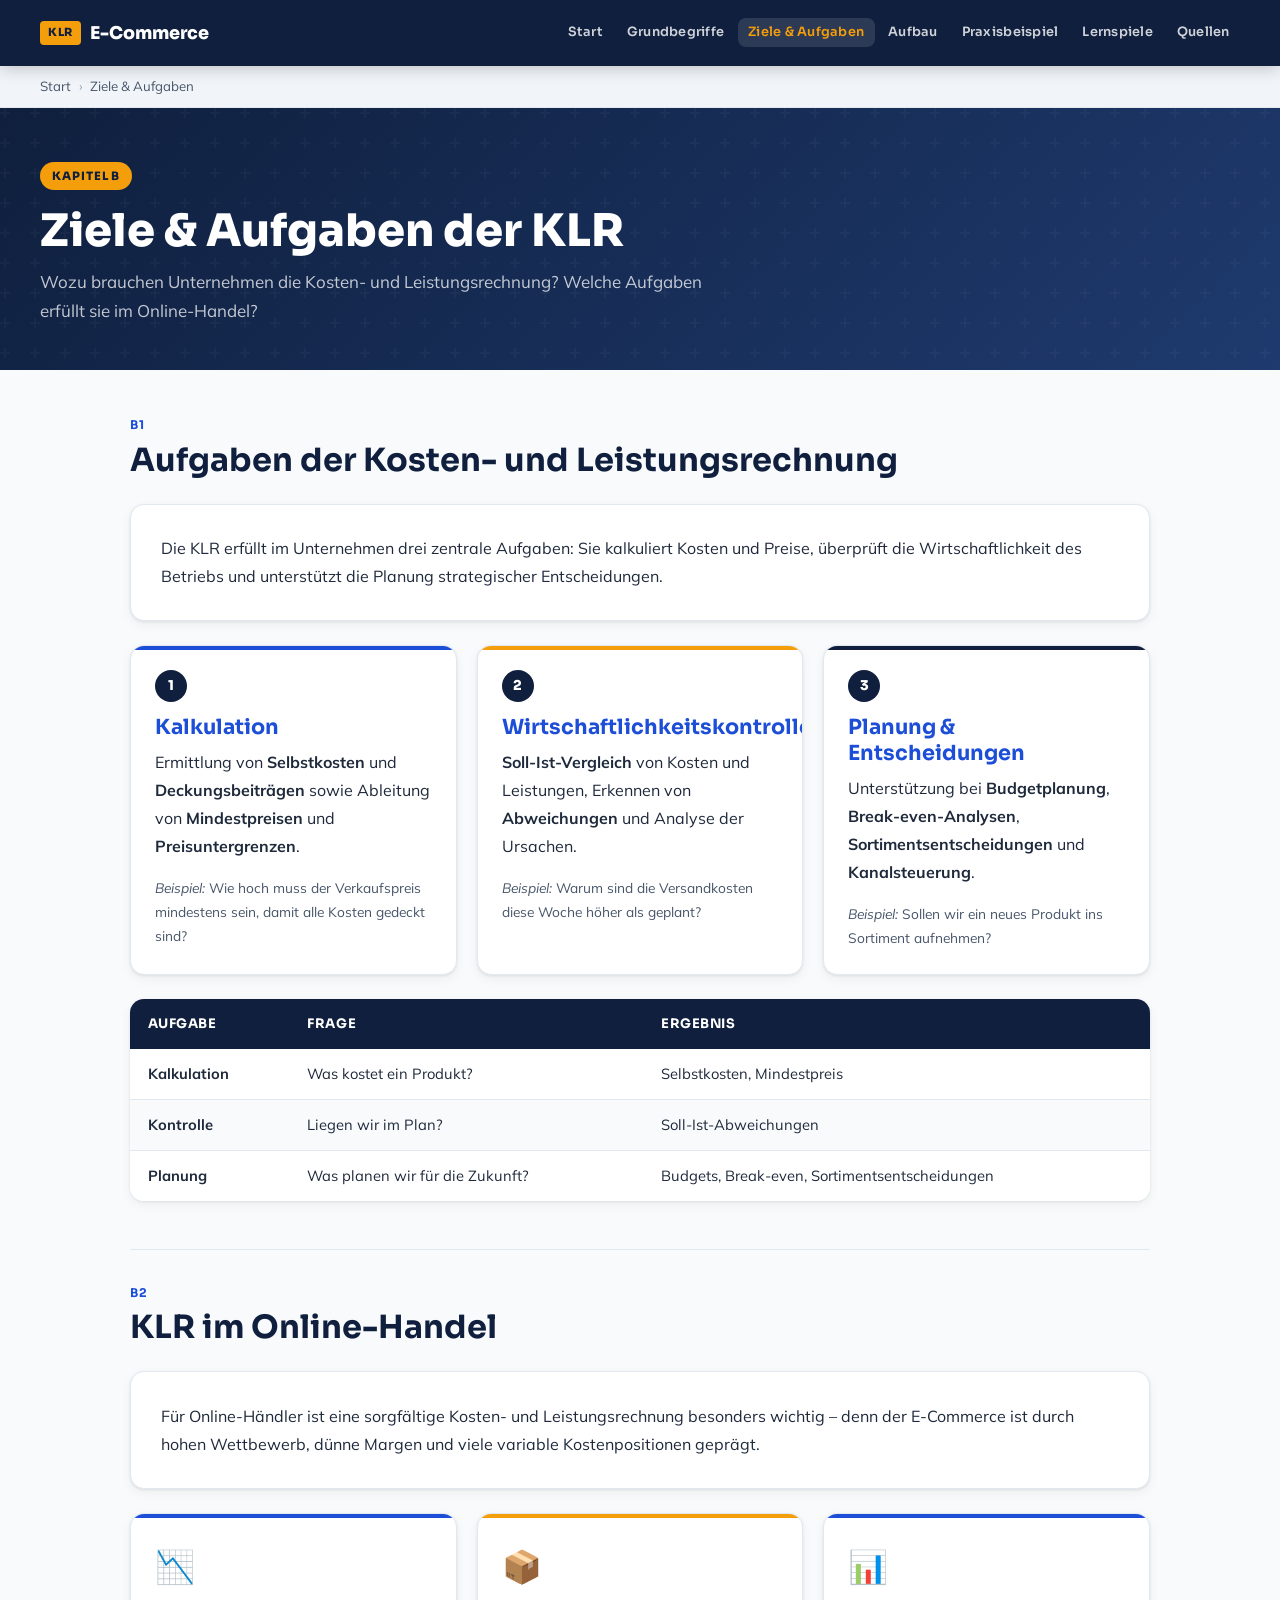
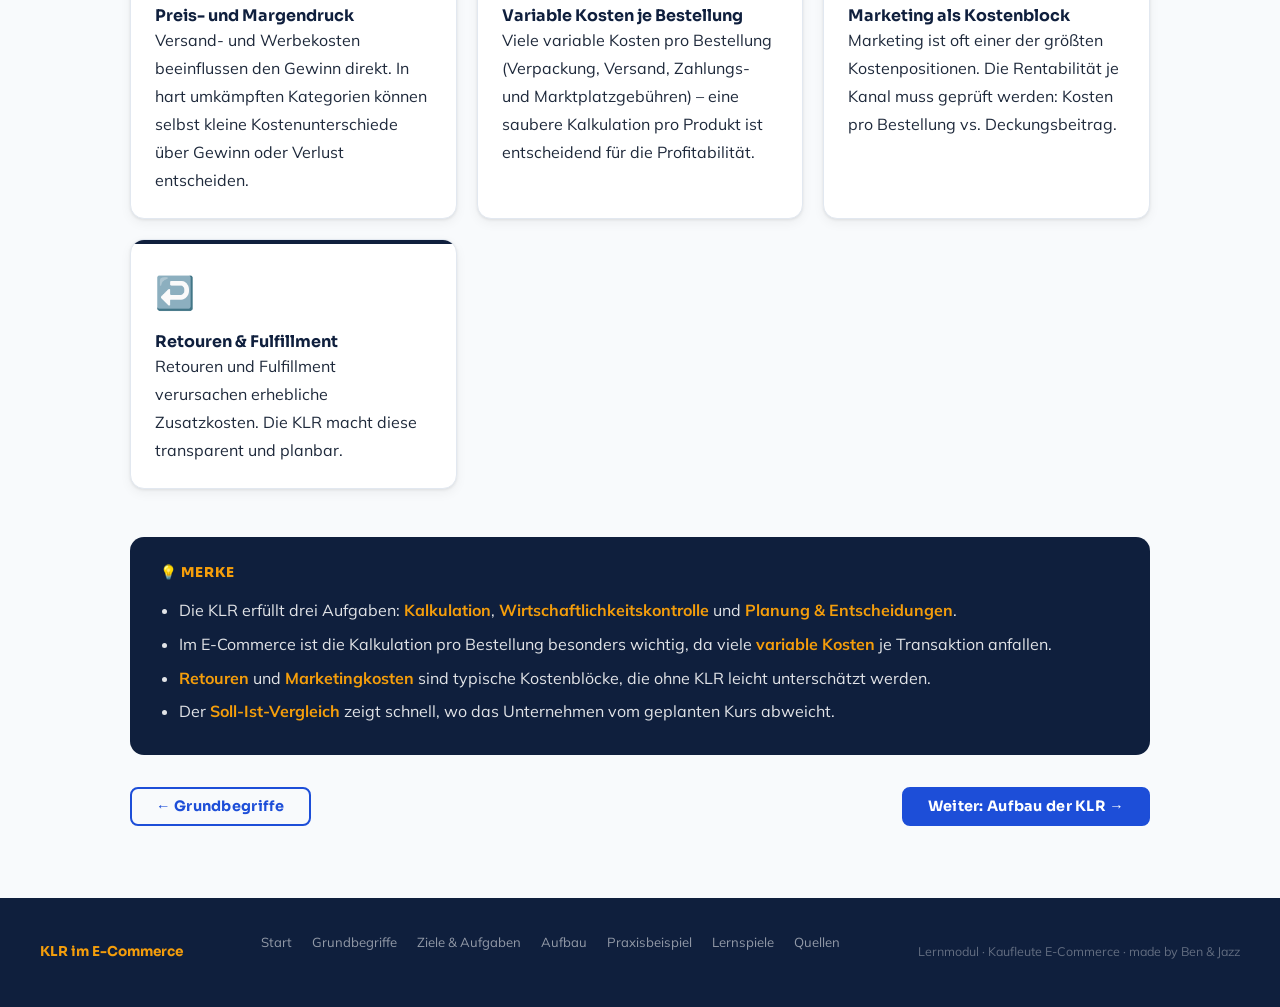
<file: ziele_aufgaben.html>
<!DOCTYPE html>
<html lang="de">
<head>
  <meta charset="UTF-8">
  <meta name="viewport" content="width=device-width, initial-scale=1.0">
  <title>Ziele &amp; Aufgaben – KLR im E-Commerce</title>
  <link rel="stylesheet" href="style.css">
</head>
<body>

<header class="site-header">
  <div class="header-inner">
    <a class="site-logo" href="index.html"><span class="logo-badge">KLR</span> E-Commerce</a>
    <button class="nav-toggle" aria-label="Navigation öffnen" aria-expanded="false"><span></span><span></span><span></span></button>
    <nav class="site-nav" aria-label="Hauptnavigation">
      <ul>
        <li><a href="index.html">Start</a></li>
        <li><a href="grundlagen.html">Grundbegriffe</a></li>
        <li><a href="ziele_aufgaben.html">Ziele &amp; Aufgaben</a></li>
        <li><a href="aufbau.html">Aufbau</a></li>
        <li><a href="praxis_beispiel.html">Praxisbeispiel</a></li>
        <li><a href="lernspiele.html">Lernspiele</a></li>
        <li><a href="quellen.html">Quellen</a></li>
      </ul>
    </nav>
  </div>
</header>

<div class="breadcrumb">
  <div class="container"><a href="index.html">Start</a><span class="breadcrumb-sep">›</span><span>Ziele &amp; Aufgaben</span></div>
</div>

<div class="page-hero">
  <div class="container">
    <span class="hero-tag">Kapitel B</span>
    <h1>Ziele &amp; Aufgaben der KLR</h1>
    <p>Wozu brauchen Unternehmen die Kosten- und Leistungsrechnung? Welche Aufgaben erfüllt sie im Online-Handel?</p>
  </div>
</div>

<main>
  <div class="container-narrow">

    <!-- B1: Aufgaben -->
    <section class="section" id="b1">
      <div class="section-title-wrap">
        <div class="section-label"><a href="#b1" style="color:inherit; text-decoration:none;">B1</a></div>
        <h2>Aufgaben der Kosten- und Leistungsrechnung</h2>
      </div>
      <div class="card">
        <p>Die KLR erfüllt im Unternehmen drei zentrale Aufgaben: Sie kalkuliert Kosten und Preise,
        überprüft die Wirtschaftlichkeit des Betriebs und unterstützt die Planung strategischer Entscheidungen.</p>
      </div>

      <div class="step-grid">
        <div class="step-card">
          <span class="step-number">1</span>
          <h3>Kalkulation</h3>
          <p>Ermittlung von <strong>Selbstkosten</strong> und <strong>Deckungsbeiträgen</strong> sowie
          Ableitung von <strong>Mindestpreisen</strong> und <strong>Preisuntergrenzen</strong>.</p>
          <p style="font-size:.86rem; color:var(--text-light); margin-top:.5rem;"><em>Beispiel:</em> Wie hoch muss der Verkaufspreis mindestens sein, damit alle Kosten gedeckt sind?</p>
        </div>
        <div class="step-card amber">
          <span class="step-number">2</span>
          <h3>Wirtschaftlichkeitskontrolle</h3>
          <p><strong>Soll-Ist-Vergleich</strong> von Kosten und Leistungen, Erkennen von
          <strong>Abweichungen</strong> und Analyse der Ursachen.</p>
          <p style="font-size:.86rem; color:var(--text-light); margin-top:.5rem;"><em>Beispiel:</em> Warum sind die Versandkosten diese Woche höher als geplant?</p>
        </div>
        <div class="step-card navy">
          <span class="step-number">3</span>
          <h3>Planung &amp; Entscheidungen</h3>
          <p>Unterstützung bei <strong>Budgetplanung</strong>, <strong>Break-even-Analysen</strong>,
          <strong>Sortimentsentscheidungen</strong> und <strong>Kanalsteuerung</strong>.</p>
          <p style="font-size:.86rem; color:var(--text-light); margin-top:.5rem;"><em>Beispiel:</em> Sollen wir ein neues Produkt ins Sortiment aufnehmen?</p>
        </div>
      </div>

      <div class="table-wrap" style="margin-top:1.5rem;">
        <table>
          <thead><tr><th>Aufgabe</th><th>Frage</th><th>Ergebnis</th></tr></thead>
          <tbody>
            <tr><td><strong>Kalkulation</strong></td><td>Was kostet ein Produkt?</td><td>Selbstkosten, Mindestpreis</td></tr>
            <tr><td><strong>Kontrolle</strong></td><td>Liegen wir im Plan?</td><td>Soll-Ist-Abweichungen</td></tr>
            <tr><td><strong>Planung</strong></td><td>Was planen wir für die Zukunft?</td><td>Budgets, Break-even, Sortimentsentscheidungen</td></tr>
          </tbody>
        </table>
      </div>
    </section>

    <hr class="divider">

    <!-- B2: E-Commerce -->
    <section class="section" id="b2">
      <div class="section-title-wrap">
        <div class="section-label"><a href="#b2" style="color:inherit; text-decoration:none;">B2</a></div>
        <h2>KLR im Online-Handel</h2>
      </div>
      <div class="card">
        <p>Für Online-Händler ist eine sorgfältige Kosten- und Leistungsrechnung besonders wichtig –
        denn der E-Commerce ist durch hohen Wettbewerb, dünne Margen und viele variable Kostenpositionen geprägt.</p>
      </div>
      <div class="step-grid">
        <div class="step-card"><span class="step-icon">📉</span>
          <h4>Preis- und Margendruck</h4>
          <p>Versand- und Werbekosten beeinflussen den Gewinn direkt. In hart umkämpften Kategorien können selbst kleine Kostenunterschiede über Gewinn oder Verlust entscheiden.</p>
        </div>
        <div class="step-card amber"><span class="step-icon">📦</span>
          <h4>Variable Kosten je Bestellung</h4>
          <p>Viele variable Kosten pro Bestellung (Verpackung, Versand, Zahlungs- und Marktplatzgebühren) – eine saubere Kalkulation pro Produkt ist entscheidend für die Profitabilität.</p>
        </div>
        <div class="step-card"><span class="step-icon">📊</span>
          <h4>Marketing als Kostenblock</h4>
          <p>Marketing ist oft einer der größten Kostenpositionen. Die Rentabilität je Kanal muss geprüft werden: Kosten pro Bestellung vs. Deckungsbeitrag.</p>
        </div>
        <div class="step-card navy"><span class="step-icon">↩️</span>
          <h4>Retouren &amp; Fulfillment</h4>
          <p>Retouren und Fulfillment verursachen erhebliche Zusatzkosten. Die KLR macht diese transparent und planbar.</p>
        </div>
      </div>
    </section>

    <div class="merke-box">
      <ul>
        <li>Die KLR erfüllt drei Aufgaben: <strong>Kalkulation</strong>, <strong>Wirtschaftlichkeitskontrolle</strong> und <strong>Planung &amp; Entscheidungen</strong>.</li>
        <li>Im E-Commerce ist die Kalkulation pro Bestellung besonders wichtig, da viele <strong>variable Kosten</strong> je Transaktion anfallen.</li>
        <li><strong>Retouren</strong> und <strong>Marketingkosten</strong> sind typische Kostenblöcke, die ohne KLR leicht unterschätzt werden.</li>
        <li>Der <strong>Soll-Ist-Vergleich</strong> zeigt schnell, wo das Unternehmen vom geplanten Kurs abweicht.</li>
      </ul>
    </div>

    <div style="display:flex; justify-content:space-between; flex-wrap:wrap; gap:1rem; margin-top:2rem;">
      <a class="btn btn-outline" href="grundlagen.html">← Grundbegriffe</a>
      <a class="btn btn-primary" href="aufbau.html">Weiter: Aufbau der KLR →</a>
    </div>

  </div>
</main>

<footer class="site-footer">
  <div class="footer-inner">
    <span class="footer-brand">KLR im E-Commerce</span>
    <ul class="footer-nav">
      <li><a href="index.html">Start</a></li>
      <li><a href="grundlagen.html">Grundbegriffe</a></li>
      <li><a href="ziele_aufgaben.html">Ziele &amp; Aufgaben</a></li>
      <li><a href="aufbau.html">Aufbau</a></li>
      <li><a href="praxis_beispiel.html">Praxisbeispiel</a></li>
      <li><a href="lernspiele.html">Lernspiele</a></li>
      <li><a href="quellen.html">Quellen</a></li>
    </ul>
    <span class="footer-copy">Lernmodul · Kaufleute E-Commerce · made by Ben &amp; Jazz</span>
  </div>
</footer>
<script src="script.js"></script>
</body>
</html>
</file>
<file: style.css>
/* ============================================================
   KLR-Lernwebsite – Stylesheet v2
   Design: Clean Editorial, Blau/Amber
   Layout: Breiter (1280px), vollständig responsiv
   ============================================================ */

@import url('https://fonts.googleapis.com/css2?family=Sora:wght@300;400;600;700;800&family=Mulish:ital,wght@0,300;0,400;0,600;0,700;1,400&display=swap');

:root {
  --navy:        #0f1f3d;
  --blue:        #1d4ed8;
  --blue-light:  #3b82f6;
  --blue-xlight: #dbeafe;
  --amber:       #f59e0b;
  --amber-dark:  #d97706;
  --amber-light: #fef3c7;
  --white:       #ffffff;
  --gray-50:     #f8fafc;
  --gray-100:    #f1f5f9;
  --gray-200:    #e2e8f0;
  --gray-400:    #94a3b8;
  --gray-600:    #475569;
  --gray-800:    #1e293b;
  --green:       #16a34a;
  --green-light: #dcfce7;
  --red:         #dc2626;
  --red-light:   #fee2e2;
  --text:        #1e293b;
  --text-light:  #475569;
  --radius:      0.5rem;
  --radius-lg:   0.875rem;
  --shadow:      0 1px 3px rgba(0,0,0,.08), 0 4px 12px rgba(0,0,0,.05);
  --shadow-lg:   0 8px 32px rgba(15,31,61,.12);
  --transition:  0.2s ease;
  --font-head:   'Sora', sans-serif;
  --font-body:   'Mulish', sans-serif;
  --max-w:       1400px;
  --content-w:   1100px;
}

*, *::before, *::after { box-sizing: border-box; margin: 0; padding: 0; }
html { scroll-behavior: smooth; }

body {
  font-family: var(--font-body);
  font-size: 1rem; line-height: 1.75;
  color: var(--text); background: var(--gray-50);
  min-height: 100vh; display: flex; flex-direction: column;
}

img { max-width: 100%; display: block; }
a { color: var(--blue); text-decoration: none; transition: color var(--transition); }
a:hover { color: var(--blue-light); }
a:focus-visible { outline: 3px solid var(--amber); outline-offset: 3px; border-radius: 2px; }

/* Typography */
h1,h2,h3,h4 { font-family: var(--font-head); font-weight: 700; line-height: 1.25; color: var(--navy); }
h1 { font-size: clamp(1.85rem,3.5vw,2.9rem); font-weight: 800; }
h2 { font-size: clamp(1.4rem,2.5vw,2rem); margin-bottom: .75rem; }
h3 { font-size: clamp(1.05rem,1.8vw,1.3rem); margin-bottom: .5rem; color: var(--blue); }
h4 { font-size: 1rem; font-weight: 700; }
p  { margin-bottom: 1rem; }
p:last-child { margin-bottom: 0; }
ul,ol { padding-left: 1.4rem; margin-bottom: 1rem; }
li { margin-bottom: .3rem; }
strong { font-weight: 700; }

/* Layout */
.container {
  width: 100%; max-width: var(--max-w);
  margin: 0 auto; padding: 0 2.5rem;
}
.container-narrow {
  width: 100%; max-width: var(--content-w);
  margin: 0 auto; padding: 0 2.5rem;
}

main { flex: 1; padding: 2.75rem 0 4.5rem; }

/* ---- Header ---- */
.site-header {
  background: var(--navy); position: sticky; top: 0; z-index: 100;
  box-shadow: 0 2px 16px rgba(0,0,0,.22);
}
.header-inner {
  display: flex; align-items: center; justify-content: space-between; gap: 1.5rem;
  padding: 0 2.5rem; height: 66px;
  max-width: var(--max-w); margin: 0 auto;
}
.site-logo {
  display: flex; align-items: center; gap: .6rem;
  color: var(--white); font-family: var(--font-head); font-weight: 800; font-size: 1.1rem;
  text-decoration: none; white-space: nowrap; flex-shrink: 0;
}
.site-logo:hover { color: var(--amber); }
.logo-badge {
  background: var(--amber); color: var(--navy);
  font-size: .7rem; font-weight: 800; padding: .15rem .5rem;
  border-radius: 4px; letter-spacing: .05em; text-transform: uppercase;
}

/* Hamburger */
.nav-toggle { display: none; flex-direction: column; gap: 5px; background: none; border: none; cursor: pointer; padding: 6px; border-radius: 4px; }
.nav-toggle span { display: block; width: 24px; height: 2px; background: var(--white); border-radius: 2px; transition: transform .3s, opacity .3s; }
.nav-toggle[aria-expanded="true"] span:nth-child(1) { transform: rotate(45deg) translate(5px,5px); }
.nav-toggle[aria-expanded="true"] span:nth-child(2) { opacity: 0; }
.nav-toggle[aria-expanded="true"] span:nth-child(3) { transform: rotate(-45deg) translate(5px,-5px); }

.site-nav ul { display: flex; gap: .2rem; list-style: none; padding: 0; margin: 0; align-items: center; }
.site-nav a {
  color: rgba(255,255,255,.8); font-family: var(--font-head); font-size: .8rem; font-weight: 600; letter-spacing: .02em;
  padding: .4rem .65rem; border-radius: var(--radius);
  transition: background var(--transition), color var(--transition); white-space: nowrap;
}
.site-nav a:hover, .site-nav a.active { background: rgba(255,255,255,.12); color: var(--white); }
.site-nav a.active { color: var(--amber); }

/* Breadcrumb */
.breadcrumb { background: var(--gray-100); border-bottom: 1px solid var(--gray-200); padding: .55rem 0; font-size: .83rem; color: var(--text-light); }
.breadcrumb .container { display: flex; gap: .5rem; align-items: center; }
.breadcrumb a { color: var(--text-light); }
.breadcrumb a:hover { color: var(--blue); }
.breadcrumb-sep { color: var(--gray-400); }

/* Page Hero */
.page-hero {
  background: linear-gradient(135deg,var(--navy) 0%,#1e3a6e 100%);
  color: var(--white); padding: 3.25rem 0 2.75rem; position: relative; overflow: hidden;
}
.page-hero::before {
  content: ''; position: absolute; inset: 0;
  background: url("data:image/svg+xml,%3Csvg width='60' height='60' viewBox='0 0 60 60' xmlns='http://www.w3.org/2000/svg'%3E%3Cg fill='%23ffffff' fill-opacity='0.03'%3E%3Cpath d='M36 34v-4h-2v4h-4v2h4v4h2v-4h4v-2h-4zm0-30V0h-2v4h-4v2h4v4h2V6h4V4h-4zM6 34v-4H4v4H0v2h4v4h2v-4h4v-2H6zM6 4V0H4v4H0v2h4v4h2V6h4V4H6z'/%3E%3C/g%3E%3C/svg%3E");
}
.page-hero .container { position: relative; }
.page-hero h1 { color: var(--white); margin-bottom: .5rem; }
.page-hero p  { color: rgba(255,255,255,.75); font-size: 1.06rem; max-width: 700px; }
.hero-tag {
  display: inline-block; background: var(--amber); color: var(--navy);
  font-family: var(--font-head); font-size: .72rem; font-weight: 800;
  letter-spacing: .08em; text-transform: uppercase;
  padding: .25rem .75rem; border-radius: 20px; margin-bottom: .8rem;
}

/* Cards */
.card {
  background: var(--white); border-radius: var(--radius-lg); box-shadow: var(--shadow);
  padding: 1.85rem; margin-bottom: 1.5rem; border: 1px solid var(--gray-200);
  transition: box-shadow var(--transition);
}
.card:hover  { box-shadow: var(--shadow-lg); }
.card-blue   { background: var(--blue-xlight); border-color: #bfdbfe; }
.card-amber  { background: var(--amber-light);  border-color: #fde68a; }

/* Betriebserfolg Split Cards */
.be-grid { display: grid; grid-template-columns: 1fr 1fr; gap: 1.25rem; margin: 1.25rem 0; }
.be-card { border-radius: var(--radius-lg); padding: 1.5rem 1.75rem; border: 2px solid; }
.be-card.pos { background: #f0fdf4; border-color: #86efac; }
.be-card.neg { background: #fef2f2; border-color: #fca5a5; }
.be-card h4 { font-size: 1.02rem; margin-bottom: .5rem; display: flex; align-items: center; gap: .5rem; }
.be-card.pos h4 { color: #15803d; }
.be-card.neg h4 { color: #b91c1c; }
.be-card p { font-size: .9rem; margin: 0; }
.be-card.pos p { color: #166534; }
.be-card.neg p { color: #991b1b; }

/* Merke-Box */
.merke-box {
  background: var(--navy); color: var(--white); border-radius: var(--radius-lg);
  padding: 1.5rem 1.85rem; margin: 2rem 0;
}
.merke-box::before {
  content: '💡 Merke'; display: block;
  font-family: var(--font-head); font-weight: 800; font-size: .85rem;
  letter-spacing: .06em; text-transform: uppercase; color: var(--amber); margin-bottom: .75rem;
}
.merke-box ul { padding-left: 1.2rem; margin: 0; }
.merke-box li { color: rgba(255,255,255,.88); margin-bottom: .35rem; }
.merke-box strong { color: var(--amber); }

/* Tables */
.table-wrap { overflow-x: auto; margin: 1.25rem 0; border-radius: var(--radius-lg); box-shadow: var(--shadow); }
table { width: 100%; border-collapse: collapse; background: var(--white); font-size: .92rem; }
thead th { background: var(--navy); color: var(--white); font-family: var(--font-head); font-weight: 700; font-size: .82rem; letter-spacing: .04em; text-transform: uppercase; padding: .85rem 1.1rem; text-align: left; }
tbody tr:nth-child(even) { background: var(--gray-50); }
tbody tr:hover { background: var(--blue-xlight); }
td { padding: .75rem 1.1rem; border-bottom: 1px solid var(--gray-200); vertical-align: top; }
tr:last-child td { border-bottom: none; }

/* Buttons */
.btn { display: inline-flex; align-items: center; gap: .4rem; font-family: var(--font-head); font-weight: 700; font-size: .9rem; letter-spacing: .02em; padding: .65rem 1.5rem; border-radius: var(--radius); border: 2px solid transparent; cursor: pointer; transition: all var(--transition); text-decoration: none; line-height: 1; }
.btn-primary { background: var(--blue); color: var(--white); border-color: var(--blue); }
.btn-primary:hover { background: #1a42b8; border-color: #1a42b8; color: var(--white); transform: translateY(-1px); box-shadow: 0 4px 12px rgba(29,78,216,.3); }
.btn-amber  { background: var(--amber); color: var(--navy); border-color: var(--amber); }
.btn-amber:hover { background: var(--amber-dark); border-color: var(--amber-dark); color: var(--navy); transform: translateY(-1px); box-shadow: 0 4px 12px rgba(245,158,11,.3); }
.btn-outline { background: transparent; color: var(--blue); border-color: var(--blue); }
.btn-outline:hover { background: var(--blue); color: var(--white); transform: translateY(-1px); }
.btn-sm { padding: .4rem .9rem; font-size: .82rem; }
.btn-lg { padding: .85rem 2rem; font-size: 1rem; }

/* Grid helpers */
.grid-2 { display: grid; grid-template-columns: 1fr 1fr; gap: 1.25rem; }
.grid-3 { display: grid; grid-template-columns: repeat(3,1fr); gap: 1.25rem; }

/* Step/Process boxes */
.step-grid { display: grid; grid-template-columns: repeat(auto-fit,minmax(250px,1fr)); gap: 1.25rem; margin: 1.5rem 0; }
.step-card { background: var(--white); border: 1px solid var(--gray-200); border-radius: var(--radius-lg); padding: 1.5rem; box-shadow: var(--shadow); position: relative; overflow: hidden; }
.step-card::before { content: ''; position: absolute; top:0; left:0; right:0; height: 4px; background: var(--blue); }
.step-card.amber::before { background: var(--amber); }
.step-card.navy::before  { background: var(--navy); }
.step-icon   { font-size: 2rem; margin-bottom: .75rem; display: block; }
.step-number { display: inline-flex; align-items: center; justify-content: center; width: 2rem; height: 2rem; background: var(--navy); color: var(--white); font-family: var(--font-head); font-weight: 800; font-size: .85rem; border-radius: 50%; margin-bottom: .75rem; }

/* Akkordeon */
.accordion { border: 1px solid var(--gray-200); border-radius: var(--radius-lg); overflow: hidden; margin: 1rem 0; }
.accordion-item { border-bottom: 1px solid var(--gray-200); }
.accordion-item:last-child { border-bottom: none; }
.accordion-trigger {
  width: 100%; text-align: left; display: flex; align-items: center; justify-content: space-between; gap: 1rem;
  padding: 1rem 1.25rem; background: var(--white); border: none; cursor: pointer;
  font-family: var(--font-head); font-weight: 700; font-size: .92rem; color: var(--navy);
  transition: background var(--transition);
}
.accordion-trigger:hover { background: var(--gray-50); }
.accordion-trigger[aria-expanded="true"] { background: var(--blue-xlight); color: var(--blue); }
.accordion-trigger .acc-arrow { font-size: .8rem; flex-shrink: 0; transition: transform .3s; color: var(--gray-400); }
.accordion-trigger[aria-expanded="true"] .acc-arrow { transform: rotate(180deg); color: var(--blue); }
.accordion-content { padding: 0 1.25rem; max-height: 0; overflow: hidden; transition: max-height .38s ease, padding .3s ease; background: var(--gray-50); }
.accordion-content.open { max-height: 3000px; padding: 1.1rem 1.25rem 1.4rem; }
.accordion-content p, .accordion-content ul, .accordion-content ol { font-size: .9rem; }
.accordion-content h4 { margin-top: .75rem; margin-bottom: .3rem; }

/* KLR Flussdiagramm – vollständig responsiv, kein horizontales Scrollen */
.klr-diagram {
  background: var(--gray-100); border: 1px solid var(--gray-200);
  border-radius: var(--radius-lg); padding: 1.75rem 2rem; margin: 1.5rem 0;
}
.klr-diagram-title {
  text-align: center; font-family: var(--font-head); font-weight: 800;
  font-size: 1rem; color: var(--navy); margin-bottom: 1.5rem;
}

/* ---- Desktop-Layout: 5-Spalten-Grid ---- */
.klr-flow-grid {
  display: grid;
  grid-template-columns: 1fr 28px 1fr 28px 1fr;
  gap: 0.5rem;
  align-items: start;
}
/* Pfeil-Spalten */
.klf-arrow {
  display: flex; align-items: center; justify-content: center;
  font-size: 1.4rem; color: var(--gray-400); padding-top: 2.5rem;
  height: 100%;
}
/* Jede Spalte (Stufe) */
.klf-col { display: flex; flex-direction: column; gap: 0.5rem; }

/* Basis-Box */
.klf-box {
  border-radius: var(--radius); padding: 0.65rem 0.9rem;
  font-size: 0.82rem; line-height: 1.4;
}
/* Varianten */
.klf-header {
  background: #1565c0; color: white;
  font-family: var(--font-head); font-weight: 800;
  font-size: 0.78rem; letter-spacing: .04em; text-transform: uppercase;
  text-align: center; padding: 0.55rem 0.9rem;
}
.klf-header.teal  { background: #0097a7; }
.klf-header.red   { background: #c62828; }
.klf-header.red2  { background: #c62828; }

.klf-question {
  background: var(--white); color: var(--navy);
  border: 1px dashed var(--gray-300);
  font-family: var(--font-body); font-size: 0.82rem;
}
.klf-question strong { color: var(--navy); }

.klf-content {
  background: var(--white); color: var(--navy);
  border: 1px solid var(--gray-200);
  font-family: var(--font-body); font-size: 0.82rem;
}
.klf-content strong { color: var(--navy); }

.klf-content.highlight-red {
  background: #fff5f5; border-color: #fca5a5;
}
.klf-definition {
  background: var(--white); color: var(--text-light);
  border: 1px solid var(--gray-200);
  font-family: var(--font-body); font-size: 0.79rem;
}

/* ---- Mobile: Stapel-Layout ab 640px ---- */
@media (max-width: 640px) {
  .klr-flow-grid {
    grid-template-columns: 1fr;
    gap: 0.75rem;
  }
  .klf-arrow { padding-top: 0; height: auto; transform: rotate(90deg); font-size: 1.2rem; }
}

/* Alte klr-flow-table – nicht mehr verwendet, Fallback */
.klr-flow-table { width: 100%; border-collapse: separate; border-spacing: 8px; }
.klr-flow-table td { padding: .6rem .9rem; border-radius: var(--radius); text-align: center; font-size: .82rem; vertical-align: middle; font-family: var(--font-head); font-weight: 600; }
.kft-blue { background: #1565c0; color: white; }
.kft-mid  { background: var(--white); color: var(--navy); border: 1px solid var(--gray-200); font-weight: 400; font-size: .8rem; font-family: var(--font-body); }
.kft-note { background: var(--white); color: var(--text-light); border: 1px dashed var(--gray-300); font-weight: 400; font-size: .8rem; font-family: var(--font-body); }
.kft-arrow { background: transparent; color: var(--gray-400); font-size: 1.2rem; padding: 0 .25rem; }

/* Form */
.form-group { margin-bottom: 1.1rem; }
.form-group label { display: block; font-family: var(--font-head); font-weight: 600; font-size: .88rem; margin-bottom: .35rem; color: var(--gray-800); }
.form-group input[type="number"] { width: 100%; padding: .65rem 1rem; border: 2px solid var(--gray-200); border-radius: var(--radius); font-family: var(--font-body); font-size: 1rem; color: var(--text); background: var(--white); transition: border-color var(--transition); -moz-appearance: textfield; }
.form-group input[type="number"]:focus { outline: none; border-color: var(--blue); box-shadow: 0 0 0 3px rgba(29,78,216,.12); }
.form-group input[type="number"]::-webkit-inner-spin-button { display: none; }

.result-box { background: var(--navy); color: var(--white); border-radius: var(--radius-lg); padding: 1.5rem 1.85rem; margin-top: 1.25rem; }
.result-box h3 { color: var(--amber); font-size: 1rem; margin-bottom: 1rem; }
.result-row { display: flex; justify-content: space-between; align-items: center; padding: .55rem 0; border-bottom: 1px solid rgba(255,255,255,.1); font-size: .95rem; }
.result-row:last-child { border-bottom: none; }
.result-label { color: rgba(255,255,255,.75); }
.result-value { font-family: var(--font-head); font-weight: 700; font-size: 1.05rem; color: var(--amber); }

/* Quiz */
.question-card { background: var(--white); border: 1px solid var(--gray-200); border-radius: var(--radius-lg); padding: 1.75rem; margin-bottom: 1.25rem; box-shadow: var(--shadow); animation: fadeUp .3s ease; }
@keyframes fadeUp { from { opacity:0; transform:translateY(10px); } to { opacity:1; transform:translateY(0); } }
.question-number { font-family: var(--font-head); font-size: .78rem; font-weight: 700; text-transform: uppercase; letter-spacing: .06em; color: var(--blue); margin-bottom: .5rem; }
.question-text   { font-size: 1.02rem; font-weight: 600; margin-bottom: 1.1rem; color: var(--navy); }
.answer-options  { display: flex; flex-direction: column; gap: .6rem; }
.answer-btn { display: block; width: 100%; text-align: left; background: var(--gray-50); border: 2px solid var(--gray-200); border-radius: var(--radius); padding: .7rem 1rem; font-family: var(--font-body); font-size: .92rem; cursor: pointer; transition: all var(--transition); color: var(--text); }
.answer-btn:hover:not(:disabled) { background: var(--blue-xlight); border-color: var(--blue-light); }
.answer-btn.correct { background: #dcfce7; border-color: var(--green); color: var(--green); font-weight: 700; }
.answer-btn.wrong   { background: #fee2e2; border-color: var(--red); color: var(--red); }
.answer-btn:disabled { cursor: not-allowed; opacity: .9; }
.feedback-text { margin-top: .75rem; padding: .6rem .9rem; border-radius: var(--radius); font-size: .9rem; font-weight: 600; }
.feedback-text.correct { background: #dcfce7; color: var(--green); }
.feedback-text.wrong   { background: #fee2e2; color: var(--red); }
.quiz-progress { display: flex; gap: .5rem; margin-bottom: 1.5rem; flex-wrap: wrap; }
.progress-dot { width: 10px; height: 10px; border-radius: 50%; background: var(--gray-200); transition: background var(--transition); }
.progress-dot.done-correct { background: var(--green); }
.progress-dot.done-wrong   { background: var(--red); }
.progress-dot.active { background: var(--blue); box-shadow: 0 0 0 3px rgba(29,78,216,.25); }
.score-card { background: linear-gradient(135deg,var(--navy),#1e3a6e); color: var(--white); border-radius: var(--radius-lg); padding: 2.5rem; text-align: center; margin-top: 1.5rem; }
.score-number { font-family: var(--font-head); font-size: 4rem; font-weight: 800; color: var(--amber); line-height: 1; margin: .5rem 0; }
.score-card p { color: rgba(255,255,255,.8); margin: .5rem 0 0; }

/* Zuordnungsspiel */
.matching-item { display: flex; align-items: flex-start; gap: 1rem; background: var(--white); border: 2px solid var(--gray-200); border-radius: var(--radius); padding: .85rem 1rem; margin-bottom: .75rem; transition: border-color var(--transition); }
.matching-item.correct-match { border-color: var(--green); background: #f0fdf4; }
.matching-item.wrong-match   { border-color: var(--red);   background: #fef2f2; }
.matching-definition { flex: 1; font-size: .9rem; color: var(--text-light); }
.matching-select { padding: .45rem .8rem; border: 2px solid var(--gray-200); border-radius: var(--radius); font-family: var(--font-body); font-size: .88rem; cursor: pointer; background: var(--white); color: var(--text); min-width: 210px; transition: border-color var(--transition); }
.matching-select:focus { outline: none; border-color: var(--blue); }

/* Formel */
.formula-box { background: var(--gray-100); border-left: 4px solid var(--blue); border-radius: 0 var(--radius) var(--radius) 0; padding: .9rem 1.25rem; margin: .75rem 0; font-family: 'Courier New',monospace; font-size: .91rem; color: var(--navy); }

/* Nav Cards */
.nav-cards { display: grid; grid-template-columns: repeat(auto-fit,minmax(200px,1fr)); gap: 1.1rem; margin: 2rem 0; }
.nav-card { display: flex; flex-direction: column; background: var(--white); border: 1px solid var(--gray-200); border-radius: var(--radius-lg); padding: 1.5rem; box-shadow: var(--shadow); transition: all var(--transition); cursor: pointer; text-decoration: none; color: var(--text); }
.nav-card:hover { transform: translateY(-3px); box-shadow: var(--shadow-lg); border-color: var(--blue); color: var(--text); }
.nav-card-icon { font-size: 2rem; margin-bottom: .75rem; }
.nav-card h3   { color: var(--navy); font-size: 1rem; margin-bottom: .3rem; }
.nav-card p    { font-size: .84rem; color: var(--text-light); margin: 0; }
.nav-card-arrow { margin-top: auto; padding-top: .75rem; color: var(--blue); font-weight: 700; font-size: .85rem; }

/* Home Hero */
.home-hero { background: linear-gradient(135deg,var(--navy) 0%,#1e3a6e 60%,#1d4ed8 100%); color: var(--white); padding: 5.5rem 0 4.5rem; text-align: center; position: relative; overflow: hidden; }
.home-hero::before { content: ''; position: absolute; inset: 0; background: url("data:image/svg+xml,%3Csvg width='60' height='60' viewBox='0 0 60 60' xmlns='http://www.w3.org/2000/svg'%3E%3Cg fill='%23ffffff' fill-opacity='0.04'%3E%3Cpath d='M36 34v-4h-2v4h-4v2h4v4h2v-4h4v-2h-4zm0-30V0h-2v4h-4v2h4v4h2V6h4V4h-4zM6 34v-4H4v4H0v2h4v4h2v-4h4v-2H6zM6 4V0H4v4H0v2h4v4h2V6h4V4H6z'/%3E%3C/g%3E%3C/svg%3E"); }
.home-hero .container { position: relative; }
.home-hero h1 { color: var(--white); max-width: 820px; margin: 0 auto 1rem; }
.home-hero .subtitle { font-size: 1.18rem; color: rgba(255,255,255,.8); max-width: 640px; margin: 0 auto 2.5rem; }

/* Quellen */
.source-list { list-style: none; padding: 0; }
.source-item { padding: .9rem 1.1rem; border-bottom: 1px solid var(--gray-200); font-size: .92rem; line-height: 1.65; }
.source-item:last-child { border-bottom: none; }
.source-item:hover { background: var(--gray-50); }
.source-num  { font-weight: 700; color: var(--blue); margin-right: .35rem; }
.source-title { font-weight: 700; color: var(--navy); }
.source-url  { font-size: .84rem; word-break: break-all; }
.source-url a { color: var(--blue); }
.source-category { font-family: var(--font-head); font-size: .75rem; font-weight: 700; text-transform: uppercase; letter-spacing: .07em; color: var(--white); background: var(--navy); padding: .4rem 1.1rem; margin: 1.5rem 0 0; border-radius: var(--radius) var(--radius) 0 0; display: block; }
.source-category:first-of-type { margin-top: 0; }
.sources-block { border: 1px solid var(--gray-200); border-radius: 0 0 var(--radius-lg) var(--radius-lg); background: var(--white); margin-bottom: .5rem; box-shadow: var(--shadow); }

/* Footer */
.site-footer { background: var(--navy); color: rgba(255,255,255,.65); padding: 2rem 0; font-size: .85rem; margin-top: auto; }
.footer-inner { max-width: var(--max-w); margin: 0 auto; padding: 0 2.5rem; display: flex; flex-wrap: wrap; gap: 1.5rem; align-items: center; justify-content: space-between; }
.footer-brand { color: var(--amber); font-family: var(--font-head); font-weight: 700; }
.footer-nav { display: flex; flex-wrap: wrap; gap: .5rem 1.25rem; list-style: none; padding: 0; }
.footer-nav a { color: rgba(255,255,255,.55); transition: color var(--transition); font-size: .82rem; }
.footer-nav a:hover { color: var(--white); }
.footer-copy { color: rgba(255,255,255,.35); font-size: .78rem; }

/* Misc */
.divider { border: none; border-top: 1px solid var(--gray-200); margin: 2rem 0; }
.section  { margin-bottom: 3rem; }
.section-title-wrap { margin-bottom: 1.5rem; }
.section-label { font-family: var(--font-head); font-size: .75rem; font-weight: 700; text-transform: uppercase; letter-spacing: .08em; color: var(--blue); margin-bottom: .3rem; }
.info-banner { background: var(--blue-xlight); border: 1px solid #bfdbfe; border-radius: var(--radius); padding: 1rem 1.25rem; margin: 1.25rem 0; font-size: .9rem; color: #1e40af; }
.info-banner strong { color: #1d4ed8; }

/* ---- Responsive ---- */
@media (max-width: 1024px) {
  .container, .container-narrow { padding: 0 1.75rem; }
  .header-inner, .footer-inner  { padding: 0 1.75rem; }
}
@media (max-width: 768px) {
  .nav-toggle { display: flex; }
  .site-nav { position: absolute; top: 66px; left: 0; right: 0; background: var(--navy); border-top: 1px solid rgba(255,255,255,.1); padding: 1rem 1.5rem 1.25rem; display: none; z-index: 99; }
  .site-nav.open { display: block; }
  .site-nav ul { flex-direction: column; gap: .1rem; }
  .site-nav a  { padding: .6rem .75rem; font-size: .9rem; }
  .grid-2, .grid-3, .be-grid { grid-template-columns: 1fr; }
  .matching-item { flex-direction: column; }
  .matching-select { min-width: 100%; }
  .home-hero { padding: 3.5rem 0 3rem; }
  main { padding: 1.75rem 0 3rem; }
  .card { padding: 1.25rem; }
  .container, .container-narrow { padding: 0 1.25rem; }
  .header-inner, .footer-inner  { padding: 0 1.25rem; }
  .klr-flow-table { font-size: .78rem; }
}
@media (max-width: 480px) {
  h1 { font-size: 1.65rem; }
  h2 { font-size: 1.25rem; }
  .btn-lg { padding: .75rem 1.5rem; }
  .result-row { flex-direction: column; align-items: flex-start; gap: .2rem; }
  .footer-inner { flex-direction: column; align-items: flex-start; gap: 1rem; }
}

/* ============================================================
   PRAXISBEISPIEL – Badges & Stufen-Styles
   ============================================================ */

/* Inline-Badges: fix (amber) und variabel (blau) */
.badge-fix {
  display: inline-flex;
  align-items: center;
  background: var(--amber-light);
  color: var(--amber-dark);
  font-family: var(--font-head);
  font-size: .6rem;
  font-weight: 800;
  letter-spacing: .05em;
  text-transform: uppercase;
  padding: .1rem .42rem;
  border-radius: 20px;
  border: 1px solid #fde68a;
  margin-left: .35rem;
  vertical-align: middle;
  white-space: nowrap;
  line-height: 1.5;
}
.badge-variabel {
  display: inline-flex;
  align-items: center;
  background: var(--blue-xlight);
  color: var(--blue);
  font-family: var(--font-head);
  font-size: .6rem;
  font-weight: 800;
  letter-spacing: .05em;
  text-transform: uppercase;
  padding: .1rem .42rem;
  border-radius: 20px;
  border: 1px solid #bfdbfe;
  margin-left: .35rem;
  vertical-align: middle;
  white-space: nowrap;
  line-height: 1.5;
}

/* Erklärungsblock je Stufe – erscheint oberhalb der Tabellen */
.stufe-intro {
  background: var(--gray-50);
  border-left: 4px solid var(--blue);
  border-radius: 0 var(--radius) var(--radius) 0;
  padding: .85rem 1.1rem;
  margin-bottom: 1.1rem;
  font-size: .9rem;
  color: var(--text);
  line-height: 1.65;
}
.stufe-intro.amber { border-color: var(--amber); }
.stufe-intro.navy  { border-color: var(--navy);  }

/* Stufen-Nummer-Circle im Kartenheader */
.stufe-label {
  display: flex;
  align-items: center;
  gap: .6rem;
  margin-bottom: .75rem;
}
.stufe-num {
  display: inline-flex;
  align-items: center;
  justify-content: center;
  width: 1.85rem;
  height: 1.85rem;
  border-radius: 50%;
  background: var(--navy);
  color: var(--white);
  font-family: var(--font-head);
  font-weight: 800;
  font-size: .82rem;
  flex-shrink: 0;
}
.stufe-num.blue  { background: var(--blue); }
.stufe-num.amber { background: var(--amber); color: var(--navy); }

/* Trennzeile in Tabellen (z. B. „Einzelkosten" / „Gemeinkostenumlage") */
.table-section-head td {
  background: var(--gray-100) !important;
  color: var(--text-light) !important;
  font-family: var(--font-head) !important;
  font-size: .73rem !important;
  font-weight: 700 !important;
  letter-spacing: .06em !important;
  text-transform: uppercase !important;
  padding: .42rem 1.1rem !important;
  border-bottom: 1px solid var(--gray-200);
}
</file>
